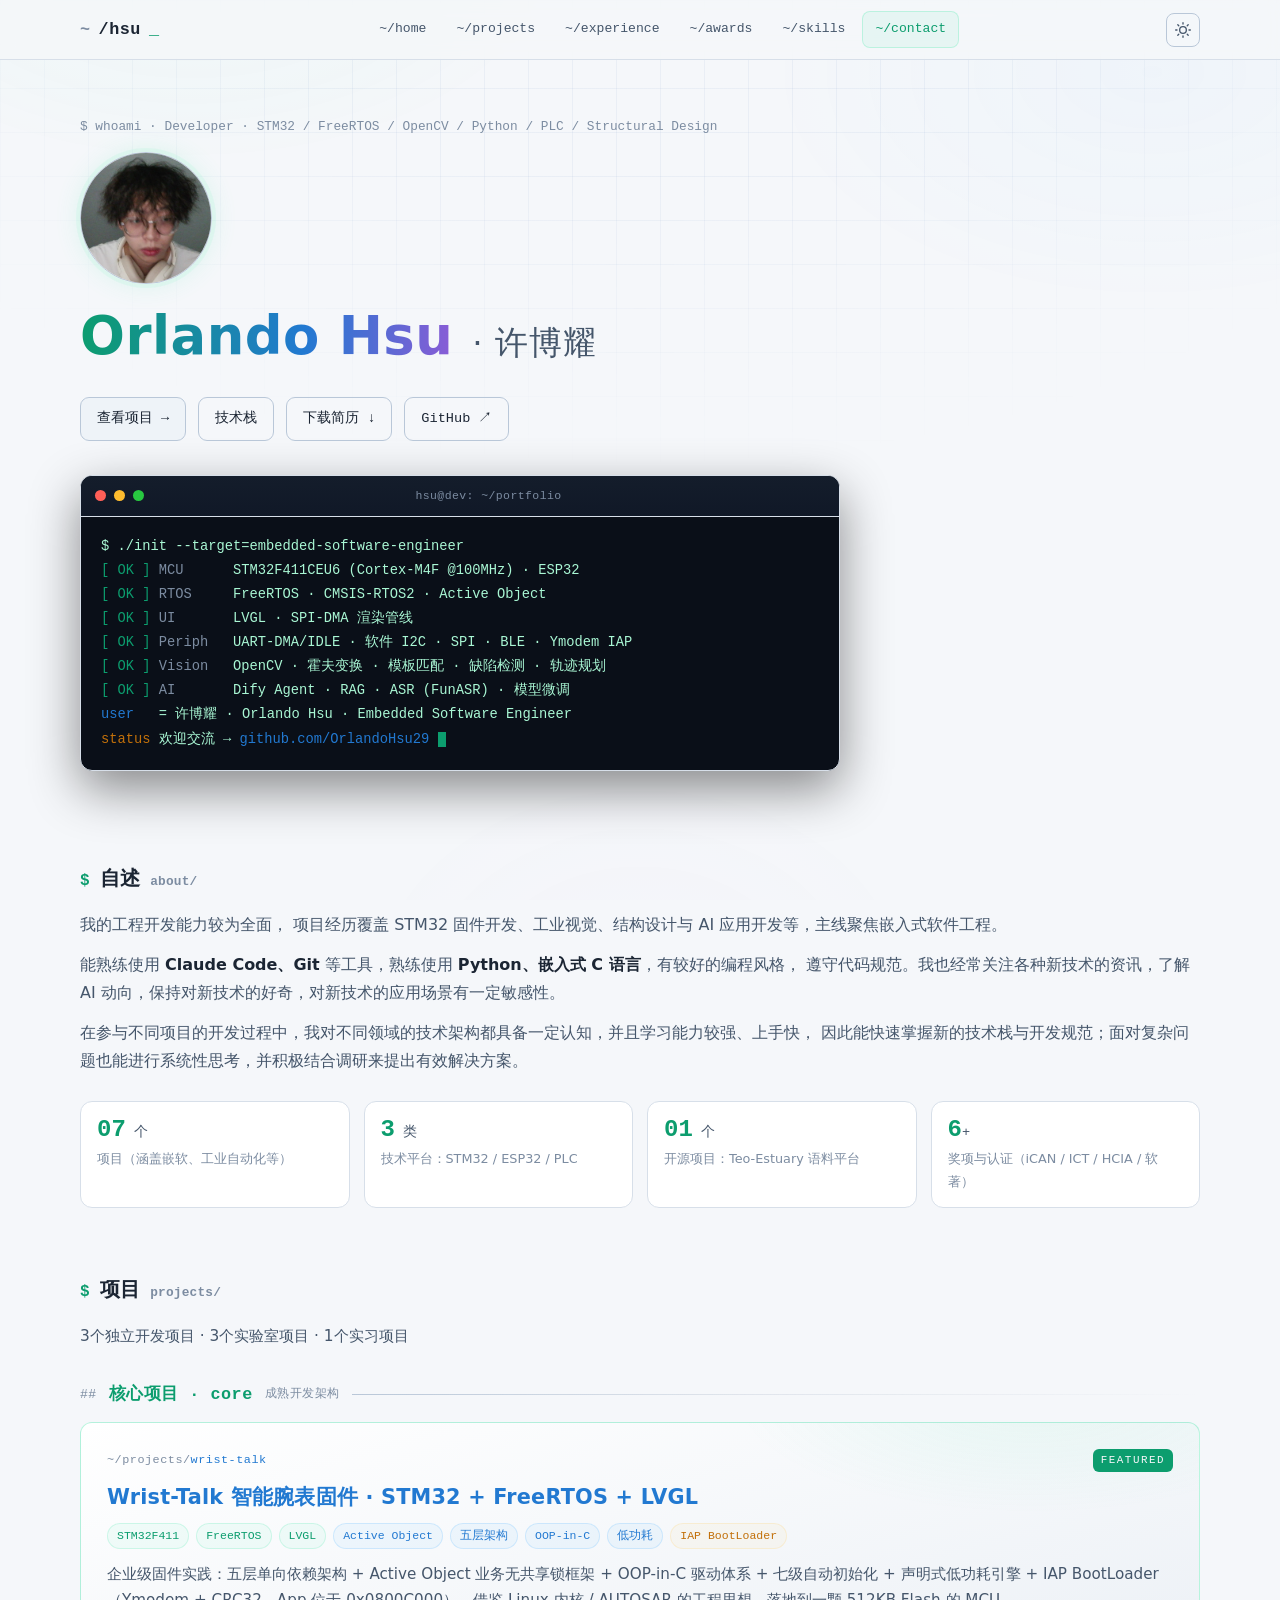
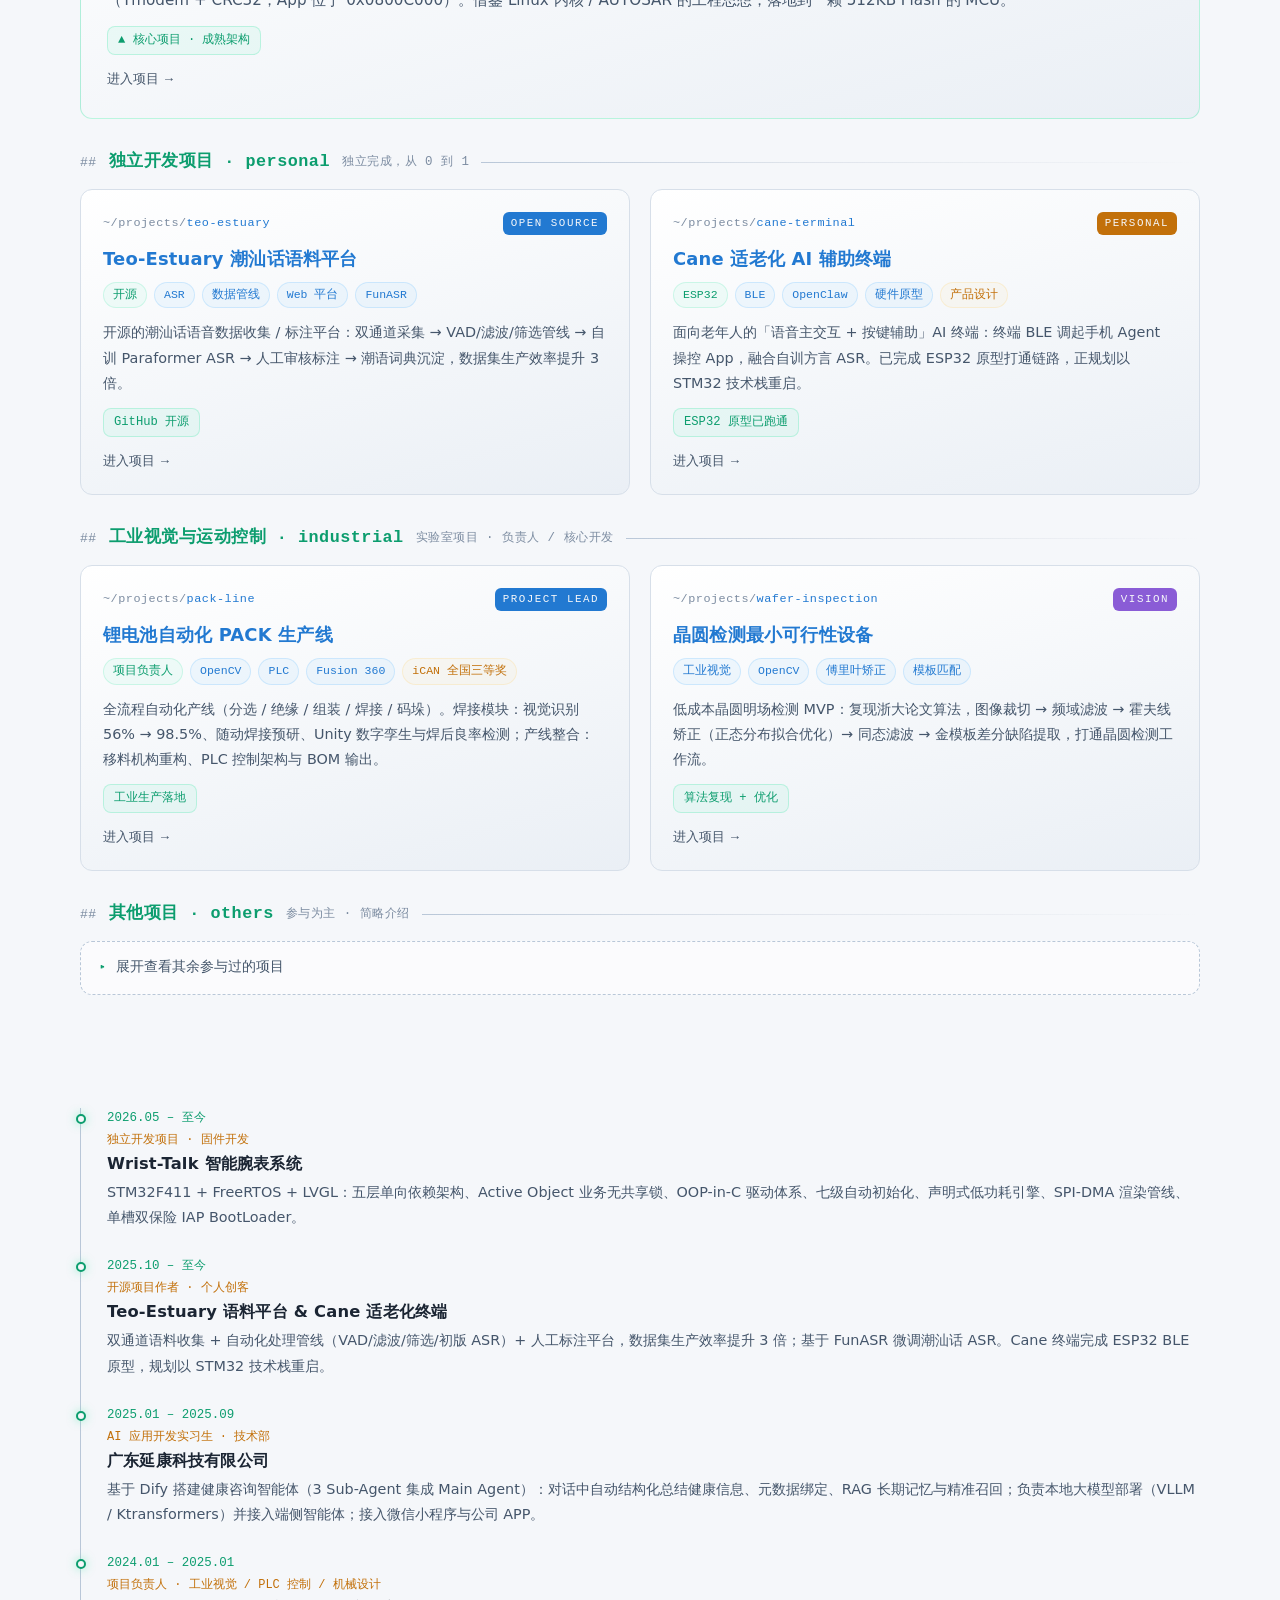
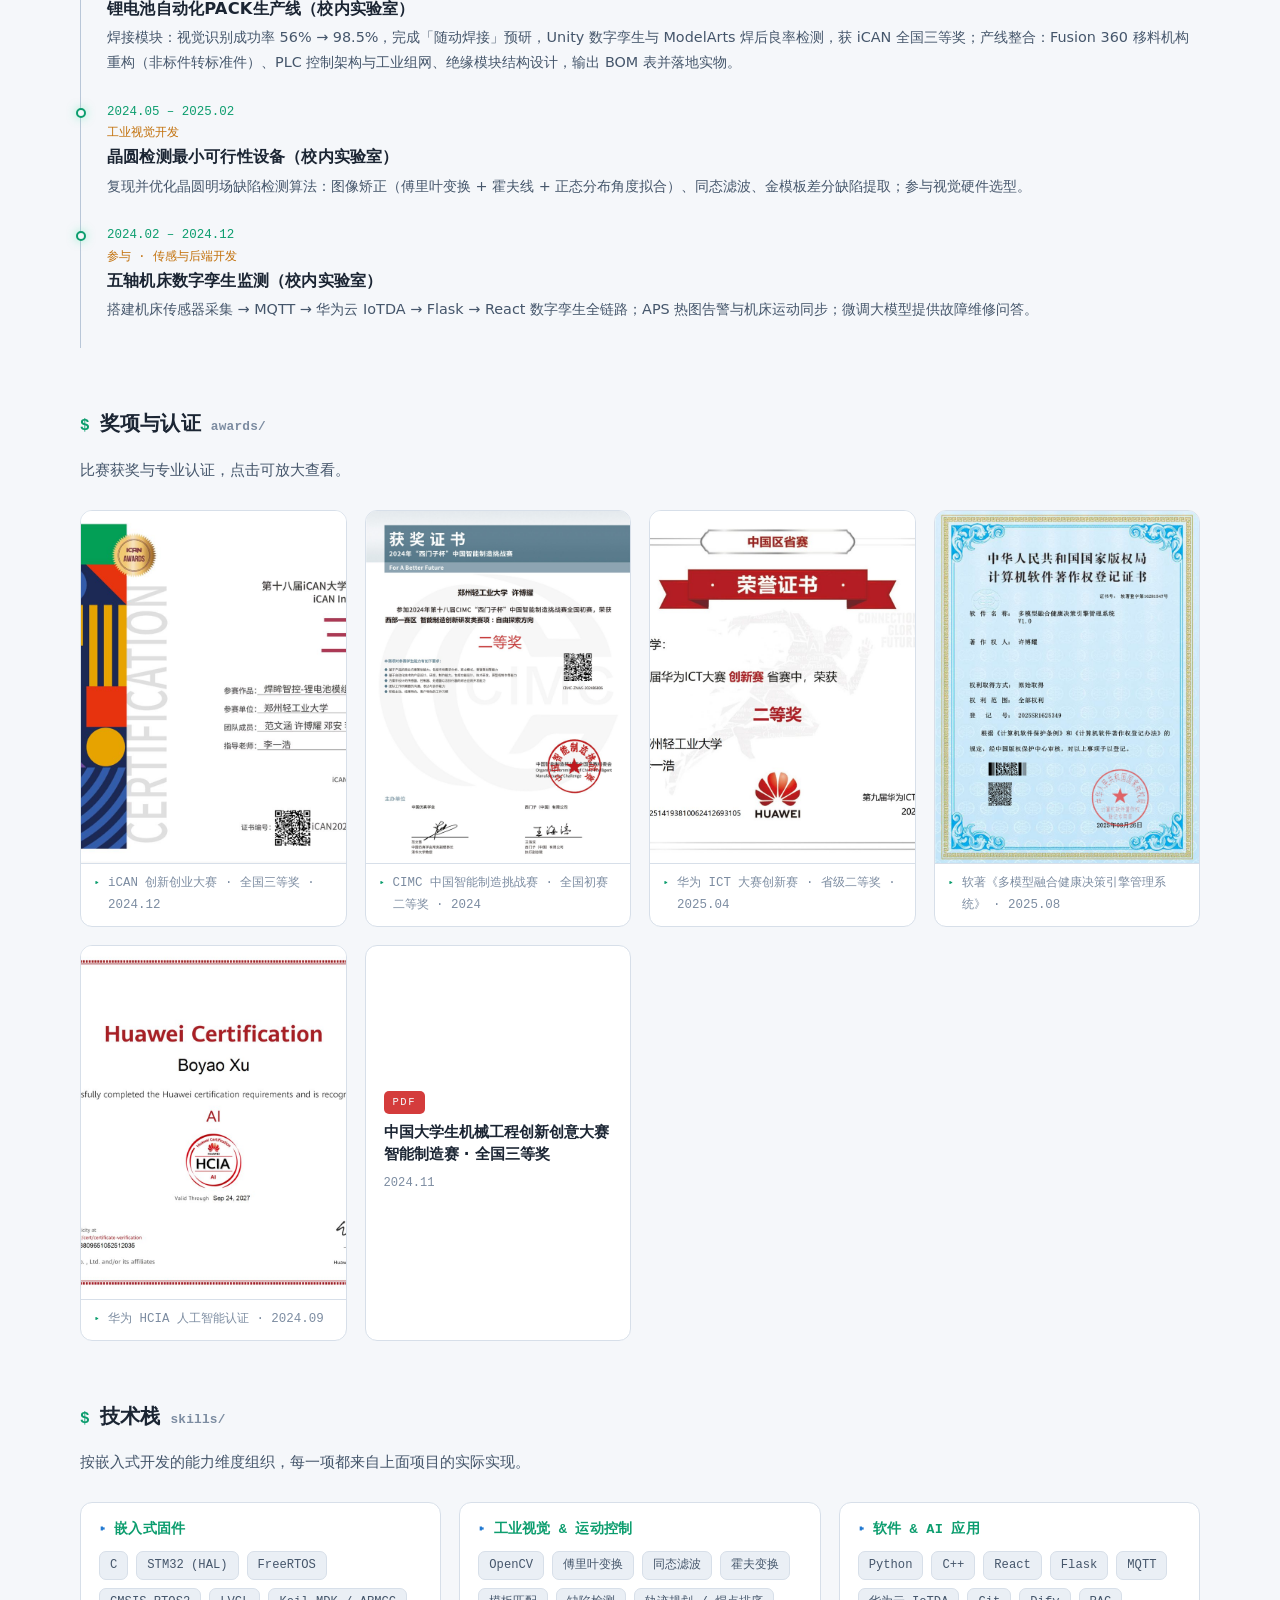
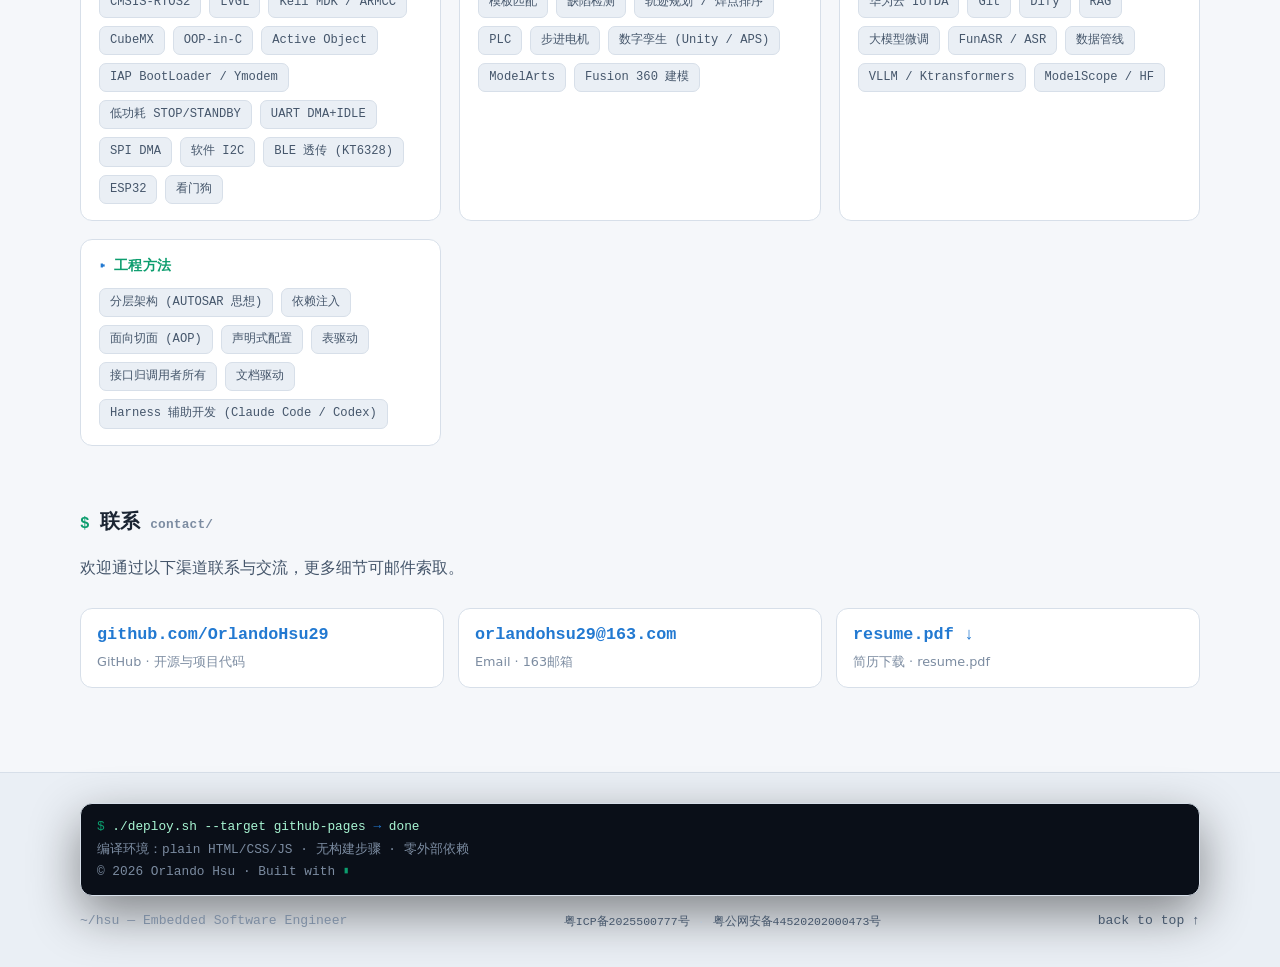
<file: index.html>
<!DOCTYPE html>
<html lang="zh-CN">
<head>
<meta charset="UTF-8">
<meta name="viewport" content="width=device-width, initial-scale=1.0">
<title>许博耀 · Orlando Hsu</title>
<meta name="description" content="许博耀（Orlando Hsu）· 项目作品集">
<link rel="icon" type="image/svg+xml" href="favicon.svg">
<link rel="stylesheet" href="assets/css/main.css?v=8">
</head>
<body>
<div class="bg-grid"></div>
<div class="bg-glow"></div>

<!-- ======================= NAV ======================= -->
<header class="nav">
  <div class="nav-inner container">
    <a class="brand" href="index.html"><span class="tilde">~</span>/hsu<span class="cursor">_</span></a>
    <nav class="links">
      <a href="#about" class="active">~/home</a>
      <a href="#projects">~/projects</a>
      <a href="#experience">~/experience</a>
      <a href="#awards">~/awards</a>
      <a href="#skills">~/skills</a>
      <a href="#contact">~/contact</a>
    </nav>
    <button class="theme-toggle" id="theme-toggle" aria-label="切换浅色/深色模式" title="切换主题">
  <svg class="ico-moon" viewBox="0 0 24 24" fill="none" stroke="currentColor" stroke-width="2" stroke-linecap="round" stroke-linejoin="round"><path d="M21 12.79A9 9 0 1 1 11.21 3 7 7 0 0 0 21 12.79z"/></svg>
  <svg class="ico-sun" viewBox="0 0 24 24" fill="none" stroke="currentColor" stroke-width="2" stroke-linecap="round" style="display:none"><circle cx="12" cy="12" r="5"/><path d="M12 1v2M12 21v2M4.22 4.22l1.42 1.42M18.36 18.36l1.42 1.42M1 12h2M21 12h2M4.22 19.78l1.42-1.42M18.36 5.64l1.42-1.42"/></svg>
</button>
    <button class="nav-burger" aria-label="menu">☰</button>
  </div>
</header>

<!-- ======================= HERO ======================= -->
<section class="hero">
  <div class="container">
    <div class="intro-line">$ whoami · Developer · STM32 / FreeRTOS / OpenCV / Python / PLC / Structural Design </div>
    <img class="avatar" src="assets/img/head.jpg" alt="许博耀 Orlando Hsu">
    <h1><span class="grad">Orlando Hsu</span> <span class="thin">· 许博耀</span></h1>
    <div class="cta">
      <a class="btn" href="#projects">查看项目 <span class="arr">→</span></a>
      <a class="btn ghost" href="#skills">技术栈</a>
      <a class="btn ghost" href="assets/resume/resume.pdf" download>下载简历 <span class="arr">↓</span></a>
      <a class="btn ghost" href="https://github.com/OrlandoHsu29" target="_blank" rel="noopener">GitHub ↗</a>
    </div>

    <div class="term boot">
      <div class="term-bar">
        <span class="dot r"></span><span class="dot y"></span><span class="dot g"></span>
        <span class="title">hsu@dev: ~/portfolio</span>
      </div>
      <div class="term-body">
        <div class="line boot-line">$ ./init --target=embedded-software-engineer</div>
        <div class="line boot-line"><span class="ok">[ OK ]</span> <span class="dim">MCU</span>      STM32F411CEU6 (Cortex-M4F @100MHz) · ESP32</div>
        <div class="line boot-line"><span class="ok">[ OK ]</span> <span class="dim">RTOS</span>     FreeRTOS · CMSIS-RTOS2 · Active Object</div>
        <div class="line boot-line"><span class="ok">[ OK ]</span> <span class="dim">UI</span>       LVGL · SPI-DMA 渲染管线</div>
        <div class="line boot-line"><span class="ok">[ OK ]</span> <span class="dim">Periph</span>   UART-DMA/IDLE · 软件 I2C · SPI · BLE · Ymodem IAP</div>
        <div class="line boot-line"><span class="ok">[ OK ]</span> <span class="dim">Vision</span>   OpenCV · 霍夫变换 · 模板匹配 · 缺陷检测 · 轨迹规划</div>
        <div class="line boot-line"><span class="ok">[ OK ]</span> <span class="dim">AI</span>       Dify Agent · RAG · ASR (FunASR) · 模型微调</div>
        <div class="line boot-line"><span class="info">user</span>   = 许博耀 · Orlando Hsu · Embedded Software Engineer</div>
        <div class="line boot-line"><span class="warn">status</span> 欢迎交流 → <span class="info">github.com/OrlandoHsu29</span> <span class="boot-cursor cursor"></span></div>
      </div>
    </div>
  </div>
</section>

<!-- ======================= ABOUT ======================= -->
<section class="sec" id="about">
  <div class="container">
    <h2 class="sec-title reveal"><span class="prompt">$</span> 自述 <span class="idx">about/</span></h2>
    <div class="prose reveal">
      <p>
        我的工程开发能力较为全面，
        项目经历覆盖 STM32 固件开发、工业视觉、结构设计与 AI 应用开发等，主线聚焦嵌入式软件工程。
      </p>
      <p>
        能熟练使用 <b>Claude Code、Git</b> 等工具，熟练使用 <b>Python、嵌入式 C 语言</b>，有较好的编程风格，
        遵守代码规范。我也经常关注各种新技术的资讯，了解 AI 动向，保持对新技术的好奇，对新技术的应用场景有一定敏感性。
      </p>
      <p>
        在参与不同项目的开发过程中，我对不同领域的技术架构都具备一定认知，并且学习能力较强、上手快，
        因此能快速掌握新的技术栈与开发规范；面对复杂问题也能进行系统性思考，并积极结合调研来提出有效解决方案。
      </p>
    </div>

    <div class="stat-strip reveal">
      <div class="stat"><div class="num">07<small> 个</small></div><div class="lbl">项目（涵盖嵌软、工业自动化等）</div></div>
      <div class="stat"><div class="num">3<small> 类</small></div><div class="lbl">技术平台：STM32 / ESP32 / PLC</div></div>
      <div class="stat"><div class="num">01<small> 个</small></div><div class="lbl">开源项目：Teo-Estuary 语料平台</div></div>
      <div class="stat"><div class="num">6<small>+</small></div><div class="lbl">奖项与认证（iCAN / ICT / HCIA / 软著）</div></div>
    </div>
  </div>
</section>

<!-- ======================= PROJECTS ======================= -->
<section class="sec" id="projects">
  <div class="container">
    <h2 class="sec-title reveal"><span class="prompt">$</span> 项目 <span class="idx">projects/</span></h2>
    <p class="sec-desc reveal">3个独立开发项目 · 3个实验室项目 · 1个实习项目</p>

    <!-- ===== 核心项目 ===== -->
    <h3 class="sub-title">核心项目 · core <span class="idx">成熟开发架构</span></h3>
    <a class="card featured reveal" href="projects/wrist-talk.html" style="margin-bottom:8px">
      <div class="card-top">
        <div class="code">~/projects/<b>wrist-talk</b></div>
        <span class="badge">FEATURED</span>
      </div>
      <h3>Wrist-Talk 智能腕表固件 · STM32 + FreeRTOS + LVGL</h3>
      <div class="tags">
        <span class="tag grn">STM32F411</span><span class="tag grn">FreeRTOS</span><span class="tag grn">LVGL</span>
        <span class="tag">Active Object</span><span class="tag">五层架构</span><span class="tag">OOP-in-C</span>
        <span class="tag">低功耗</span><span class="tag alt">IAP BootLoader</span>
      </div>
      <p class="overview">
        企业级固件实践：五层单向依赖架构 + Active Object 业务无共享锁框架 + OOP-in-C 驱动体系 + 七级自动初始化 +
        声明式低功耗引擎 + IAP BootLoader（Ymodem + CRC32，App 位于 0x0800C000）。借鉴 Linux 内核 /
        AUTOSAR 的工程思想，落地到一颗 512KB Flash 的 MCU。
      </p>
      <div class="metric">▲ 核心项目 · 成熟架构</div>
      <span class="go">进入项目 <span class="arr">→</span></span>
    </a>

    <!-- ===== 独立开发项目 ===== -->
    <h3 class="sub-title">独立开发项目 · personal <span class="idx">独立完成，从 0 到 1</span></h3>
    <div class="grid cols-2">
      <a class="card reveal" href="projects/teo-estuary.html">
        <div class="card-top">
          <div class="code">~/projects/<b>teo-estuary</b></div>
          <span class="badge os">OPEN SOURCE</span>
        </div>
        <h3>Teo-Estuary 潮汕话语料平台</h3>
        <div class="tags">
          <span class="tag grn">开源</span><span class="tag">ASR</span><span class="tag">数据管线</span>
          <span class="tag">Web 平台</span><span class="tag">FunASR</span>
        </div>
        <p class="overview">开源的潮汕话语音数据收集 / 标注平台：双通道采集 → VAD/滤波/筛选管线 → 自训 Paraformer ASR → 人工审核标注 → 潮语词典沉淀，数据集生产效率提升 3 倍。</p>
        <div class="metric">GitHub 开源</div>
        <span class="go">进入项目 <span class="arr">→</span></span>
      </a>

      <a class="card reveal" href="projects/cane-terminal.html">
        <div class="card-top">
          <div class="code">~/projects/<b>cane-terminal</b></div>
          <span class="badge personal">PERSONAL</span>
        </div>
        <h3>Cane 适老化 AI 辅助终端</h3>
        <div class="tags">
          <span class="tag grn">ESP32</span><span class="tag">BLE</span><span class="tag">OpenClaw</span>
          <span class="tag">硬件原型</span><span class="tag alt">产品设计</span>
        </div>
        <p class="overview">面向老年人的「语音主交互 + 按键辅助」AI 终端：终端 BLE 调起手机 Agent 操控 App，融合自训方言 ASR。已完成 ESP32 原型打通链路，正规划以 STM32 技术栈重启。</p>
        <div class="metric">ESP32 原型已跑通</div>
        <span class="go">进入项目 <span class="arr">→</span></span>
      </a>
    </div>

    <!-- ===== 工业视觉 ===== -->
    <h3 class="sub-title">工业视觉与运动控制 · industrial <span class="idx">实验室项目 · 负责人 / 核心开发</span></h3>
    <div class="grid cols-2">
      <a class="card reveal" href="projects/pack-line.html">
        <div class="card-top">
          <div class="code">~/projects/<b>pack-line</b></div>
          <span class="badge lead">PROJECT LEAD</span>
        </div>
        <h3>锂电池自动化 PACK 生产线</h3>
        <div class="tags">
          <span class="tag grn">项目负责人</span><span class="tag">OpenCV</span><span class="tag">PLC</span>
          <span class="tag">Fusion 360</span><span class="tag alt">iCAN 全国三等奖</span>
        </div>
        <p class="overview">全流程自动化产线（分选 / 绝缘 / 组装 / 焊接 / 码垛）。焊接模块：视觉识别 56% → 98.5%、随动焊接预研、Unity 数字孪生与焊后良率检测；产线整合：移料机构重构、PLC 控制架构与 BOM 输出。</p>
        <div class="metric">工业生产落地</div>
        <span class="go">进入项目 <span class="arr">→</span></span>
      </a>

      <a class="card reveal" href="projects/wafer-inspection.html">
        <div class="card-top">
          <div class="code">~/projects/<b>wafer-inspection</b></div>
          <span class="badge vision">VISION</span>
        </div>
        <h3>晶圆检测最小可行性设备</h3>
        <div class="tags">
          <span class="tag">工业视觉</span><span class="tag">OpenCV</span><span class="tag">傅里叶矫正</span>
          <span class="tag">模板匹配</span>
        </div>
        <p class="overview">低成本晶圆明场检测 MVP：复现浙大论文算法，图像裁切 → 频域滤波 → 霍夫线矫正（正态分布拟合优化）→ 同态滤波 → 金模板差分缺陷提取，打通晶圆检测工作流。</p>
        <div class="metric">算法复现 + 优化</div>
        <span class="go">进入项目 <span class="arr">→</span></span>
      </a>
    </div>

    <!-- ===== 其他项目 ===== -->
    <h3 class="sub-title">其他项目 · others <span class="idx">参与为主 · 简略介绍</span></h3>
    <details class="others reveal">
      <summary><span class="arrow">▸</span> 展开查看其余参与过的项目</summary>
      <div class="others-body">
        <div class="other-row">
          <a class="name" href="projects/machine-tool.html">machine-tool-twin</a>
          <p class="desc">参与五轴机床数字孪生监测：主轴功率 / 温度 / 编码器数据采集，MQTT → 华为云 IoTDA → Flask 后端 / React 前端，APS 数字孪生热图告警，微调大模型提供故障维修问答。</p>
          <a class="go" href="projects/machine-tool.html">查看 →</a>
        </div>
        <div class="other-row">
          <a class="name" href="projects/ai-health-agent.html">ai-health-agent</a>
          <p class="desc">延康科技实习：Dify 搭建健康咨询智能体（3 Sub-Agent 集成 + RAG 个性化健康档案），接入微信小程序与公司 APP；本地大模型部署（VLLM / Ktransformers）。</p>
          <a class="go" href="projects/ai-health-agent.html">查看 →</a>
        </div>
      </div>
    </details>
  </div>
</section>

<!-- ======================= EXPERIENCE ======================= -->
<section class="sec" id="experience">
  <div class="container">
    <h2 class="sec-title reveal"><span class="prompt">$</span> 经历 <span class="idx">experience/</span></h2>
    <!-- 时间线年份请按实际情况微调 -->
    <div class="timeline reveal">
      <div class="tl-item">
        <div class="when">2026.05 – 至今</div>
        <div class="role">独立开发项目 · 固件开发</div>
        <h4>Wrist-Talk 智能腕表系统</h4>
        <p>STM32F411 + FreeRTOS + LVGL：五层单向依赖架构、Active Object 业务无共享锁、OOP-in-C 驱动体系、七级自动初始化、声明式低功耗引擎、SPI-DMA 渲染管线、单槽双保险 IAP BootLoader。</p>
      </div>
      <div class="tl-item">
        <div class="when">2025.10 – 至今</div>
        <div class="role">开源项目作者 · 个人创客</div>
        <h4>Teo-Estuary 语料平台 & Cane 适老化终端</h4>
        <p>双通道语料收集 + 自动化处理管线（VAD/滤波/筛选/初版 ASR）+ 人工标注平台，数据集生产效率提升 3 倍；基于 FunASR 微调潮汕话 ASR。Cane 终端完成 ESP32 BLE 原型，规划以 STM32 技术栈重启。</p>
      </div>
      <div class="tl-item">
        <div class="when">2025.01 – 2025.09</div>
        <div class="role">AI 应用开发实习生 · 技术部</div>
        <h4>广东延康科技有限公司</h4>
        <p>基于 Dify 搭建健康咨询智能体（3 Sub-Agent 集成 Main Agent）：对话中自动结构化总结健康信息、元数据绑定、RAG 长期记忆与精准召回；负责本地大模型部署（VLLM / Ktransformers）并接入端侧智能体；接入微信小程序与公司 APP。</p>
      </div>
      <div class="tl-item">
        <div class="when">2024.01 – 2025.01</div>
        <div class="role">项目负责人 · 工业视觉 / PLC 控制 / 机械设计</div>
        <h4>锂电池自动化PACK生产线（校内实验室）</h4>
        <p>焊接模块：视觉识别成功率 56% → 98.5%，完成「随动焊接」预研，Unity 数字孪生与 ModelArts 焊后良率检测，获 iCAN 全国三等奖；产线整合：Fusion 360 移料机构重构（非标件转标准件）、PLC 控制架构与工业组网、绝缘模块结构设计，输出 BOM 表并落地实物。</p>
      </div>
      <div class="tl-item">
        <div class="when">2024.05 – 2025.02</div>
        <div class="role">工业视觉开发</div>
        <h4>晶圆检测最小可行性设备（校内实验室）</h4>
        <p>复现并优化晶圆明场缺陷检测算法：图像矫正（傅里叶变换 + 霍夫线 + 正态分布角度拟合）、同态滤波、金模板差分缺陷提取；参与视觉硬件选型。</p>
      </div>
      <div class="tl-item">
        <div class="when">2024.02 – 2024.12</div>
        <div class="role">参与 · 传感与后端开发</div>
        <h4>五轴机床数字孪生监测（校内实验室）</h4>
        <p>搭建机床传感器采集 → MQTT → 华为云 IoTDA → Flask → React 数字孪生全链路；APS 热图告警与机床运动同步；微调大模型提供故障维修问答。</p>
      </div>
    </div>
  </div>
</section>

<!-- ======================= AWARDS ======================= -->
<section class="sec" id="awards">
  <div class="container">
    <h2 class="sec-title reveal"><span class="prompt">$</span> 奖项与认证 <span class="idx">awards/</span></h2>
    <p class="sec-desc reveal">比赛获奖与专业认证，点击可放大查看。</p>
    <div class="award-grid">
      <figure class="shot award reveal" data-caption="第十八届 iCAN 大学生创新创业大赛 · 全国三等奖（2024.12）">
        <img src="assets/img/award-ican.jpg" alt="iCAN 全国三等奖" loading="lazy">
        <figcaption>iCAN 创新创业大赛 · 全国三等奖 · 2024.12</figcaption>
      </figure>
      <figure class="shot award reveal" data-caption="CIMC 中国智能制造挑战赛 · 全国初赛二等奖（2024）">
        <img src="assets/img/award-cimc.jpg" alt="CIMC 中国智能制造挑战赛" loading="lazy">
        <figcaption>CIMC 中国智能制造挑战赛 · 全国初赛二等奖 · 2024</figcaption>
      </figure>
      <figure class="shot award reveal" data-caption="第九届华为 ICT 大赛创新赛 · 省级二等奖（2025.04）">
        <img src="assets/img/cert-ict.jpg" alt="华为 ICT 大赛创新赛省级二等奖" loading="lazy">
        <figcaption>华为 ICT 大赛创新赛 · 省级二等奖 · 2025.04</figcaption>
      </figure>
      <figure class="shot award reveal" data-caption="软件著作权《多模型融合健康决策引擎管理系统》（2025.08 登记）">
        <img src="assets/img/cert-softcopyright.jpg" alt="软件著作权证书" loading="lazy">
        <figcaption>软著《多模型融合健康决策引擎管理系统》 · 2025.08</figcaption>
      </figure>
      <figure class="shot award reveal" data-caption="华为 HCIA 人工智能认证（2024.09）">
        <img src="assets/img/cert-hcia.jpg" alt="华为 HCIA 人工智能认证" loading="lazy">
        <figcaption>华为 HCIA 人工智能认证 · 2024.09</figcaption>
      </figure>
      <a class="award-pdf reveal" href="assets/certs/cert-smart-manufacturing.pdf" target="_blank" rel="noopener">
        <div class="pdf-badge">PDF</div>
        <div class="award-name">中国大学生机械工程创新创意大赛智能制造赛 · 全国三等奖</div>
        <div class="award-date">2024.11</div>
      </a>
    </div>
  </div>
</section>

<!-- ======================= SKILLS ======================= -->
<section class="sec" id="skills">
  <div class="container">
    <h2 class="sec-title reveal"><span class="prompt">$</span> 技术栈 <span class="idx">skills/</span></h2>
    <p class="sec-desc reveal">按嵌入式开发的能力维度组织，每一项都来自上面项目的实际实现。</p>
    <div class="skill-groups reveal">
      <div class="skill-group">
        <h4>嵌入式固件</h4>
        <div class="skill-chips">
          <span class="skill-chip">C</span><span class="skill-chip">STM32 (HAL)</span><span class="skill-chip">FreeRTOS</span>
          <span class="skill-chip">CMSIS-RTOS2</span><span class="skill-chip">LVGL</span><span class="skill-chip">Keil MDK / ARMCC</span>
          <span class="skill-chip">CubeMX</span><span class="skill-chip">OOP-in-C</span><span class="skill-chip">Active Object</span>
          <span class="skill-chip">IAP BootLoader / Ymodem</span><span class="skill-chip">低功耗 STOP/STANDBY</span>
          <span class="skill-chip">UART DMA+IDLE</span><span class="skill-chip">SPI DMA</span><span class="skill-chip">软件 I2C</span>
          <span class="skill-chip">BLE 透传 (KT6328)</span><span class="skill-chip">ESP32</span><span class="skill-chip">看门狗</span>
        </div>
      </div>
      <div class="skill-group">
        <h4>工业视觉 & 运动控制</h4>
        <div class="skill-chips">
          <span class="skill-chip">OpenCV</span><span class="skill-chip">傅里叶变换</span><span class="skill-chip">同态滤波</span>
          <span class="skill-chip">霍夫变换</span><span class="skill-chip">模板匹配</span><span class="skill-chip">缺陷检测</span>
          <span class="skill-chip">轨迹规划 / 焊点排序</span><span class="skill-chip">PLC</span><span class="skill-chip">步进电机</span>
          <span class="skill-chip">数字孪生 (Unity / APS)</span><span class="skill-chip">ModelArts</span><span class="skill-chip">Fusion 360 建模</span>
        </div>
      </div>
      <div class="skill-group">
        <h4>软件 & AI 应用</h4>
        <div class="skill-chips">
          <span class="skill-chip">Python</span><span class="skill-chip">C++</span><span class="skill-chip">React</span>
          <span class="skill-chip">Flask</span><span class="skill-chip">MQTT</span><span class="skill-chip">华为云 IoTDA</span>
          <span class="skill-chip">Git</span><span class="skill-chip">Dify</span><span class="skill-chip">RAG</span>
          <span class="skill-chip">大模型微调</span><span class="skill-chip">FunASR / ASR</span><span class="skill-chip">数据管线</span><span class="skill-chip">VLLM / Ktransformers</span><span class="skill-chip">ModelScope / HF</span>
        </div>
      </div>
      <div class="skill-group">
        <h4>工程方法</h4>
        <div class="skill-chips">
          <span class="skill-chip">分层架构 (AUTOSAR 思想)</span><span class="skill-chip">依赖注入</span>
          <span class="skill-chip">面向切面 (AOP)</span><span class="skill-chip">声明式配置</span>
          <span class="skill-chip">表驱动</span><span class="skill-chip">接口归调用者所有</span>
          <span class="skill-chip">文档驱动</span><span class="skill-chip">Harness 辅助开发 (Claude Code / Codex)</span>
        </div>
      </div>
    </div>
  </div>
</section>

<!-- ======================= CONTACT ======================= -->
<section class="sec" id="contact">
  <div class="container">
    <h2 class="sec-title reveal"><span class="prompt">$</span> 联系 <span class="idx">contact/</span></h2>
    <div class="prose reveal">
      <p>
        欢迎通过以下渠道联系与交流，更多细节可邮件索取。
      </p>
    </div>
    <div class="stat-strip reveal">
      <a class="stat" style="text-decoration:none; display:block" href="https://github.com/OrlandoHsu29" target="_blank" rel="noopener">
        <div class="num" style="font-size:1.05rem; color:var(--accent-2)">github.com/OrlandoHsu29</div>
        <div class="lbl">GitHub · 开源与项目代码</div>
      </a>
      <a class="stat" style="text-decoration:none; display:block" href="mailto:orlandohsu29@163.com">
        <div class="num" style="font-size:1.05rem; color:var(--accent-2)">orlandohsu29@163.com</div>
        <div class="lbl">Email · 163邮箱</div>
      </a>
      <a class="stat" style="text-decoration:none; display:block" href="assets/resume/resume.pdf" download>
        <div class="num" style="font-size:1.05rem; color:var(--accent-2)">resume.pdf ↓</div>
        <div class="lbl">简历下载 · resume.pdf</div>
      </a>
    </div>
  </div>
</section>

<!-- ======================= FOOTER ======================= -->
<footer class="footer">
  <div class="container footer-inner">
    <div class="term">
      <div class="term-body">
        <div class="line"><span class="ok">$</span> ./deploy.sh --target github-pages <span class="info">→</span> done</div>
        <div class="line dim">编译环境：plain HTML/CSS/JS · 无构建步骤 · 零外部依赖</div>
        <div class="line dim">© <span id="year">2026</span> Orlando Hsu · Built with <span class="ok">▮</span></div>
      </div>
    </div>
    <div class="cols">
      <div class="copy">~/hsu — Embedded Software Engineer</div>
      <div class="copy filing" aria-label="网站备案信息"><a href="https://beian.miit.gov.cn/" target="_blank" rel="noopener noreferrer">粤ICP备2025500777号</a><span class="filing-sep">·</span><a href="https://beian.mps.gov.cn/#/query/webSearch?code=44520202000473" target="_blank" rel="noopener noreferrer">粤公网安备44520202000473号</a></div>
      <div class="copy"><a href="#top">back to top ↑</a></div>
    </div>
  </div>
</footer>

<script src="assets/js/main.js?v=7"></script>
</body>
</html>
</file>
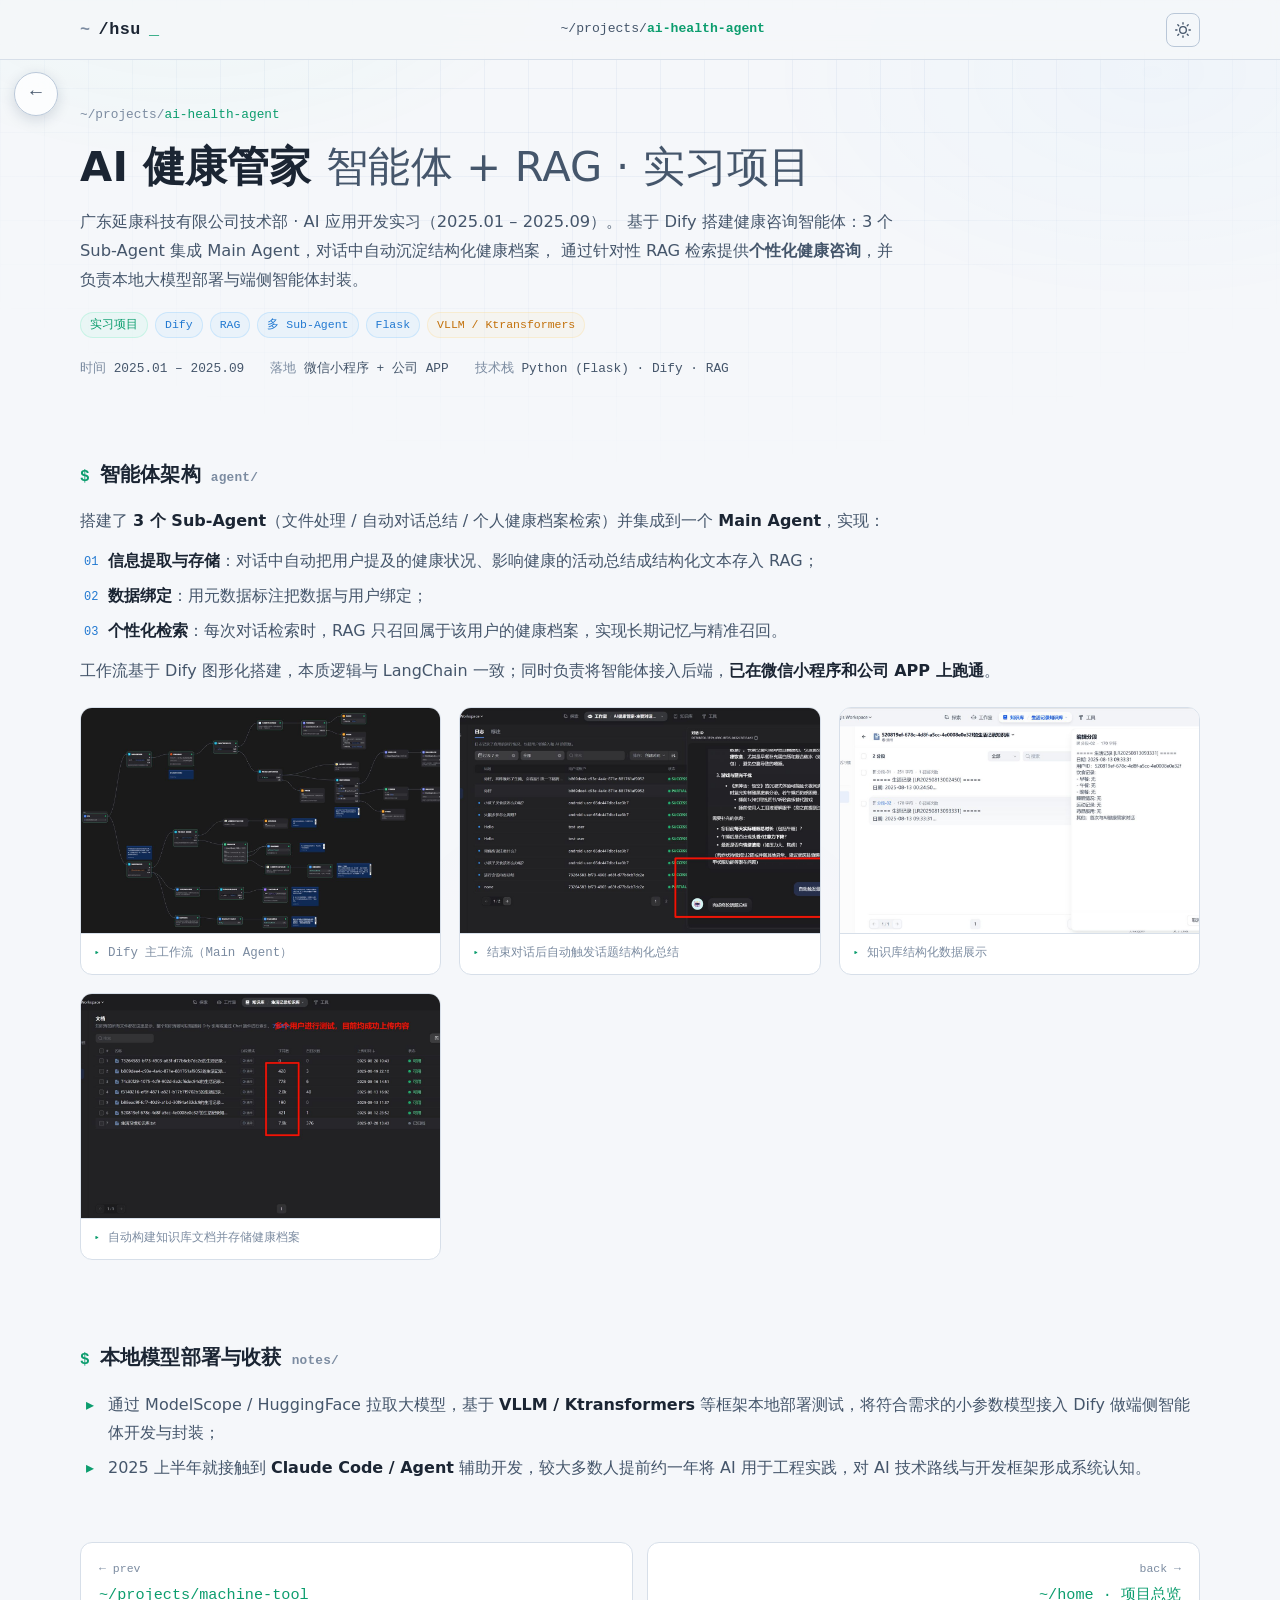
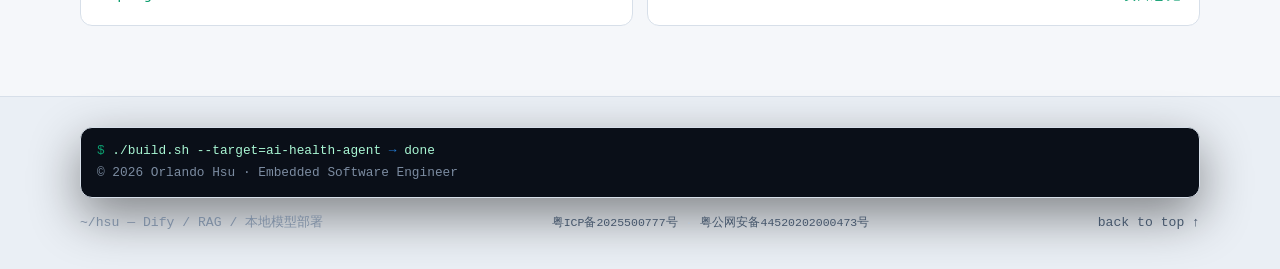
<file: projects/ai-health-agent.html>
<!DOCTYPE html>
<html lang="zh-CN">
<head>
<meta charset="UTF-8">
<meta name="viewport" content="width=device-width, initial-scale=1.0">
<title>AI 健康管家 · 智能体 + RAG · 许博耀</title>
<meta name="description" content="广东延康科技实习：Dify 搭建健康咨询智能体，3 Sub-Agent + RAG 个性化健康档案">
<link rel="icon" type="image/svg+xml" href="../favicon.svg">
<link rel="stylesheet" href="../assets/css/main.css?v=8">
</head>
<body>
<div class="bg-grid"></div>
<div class="bg-glow"></div>

<a class="back-btn" href="../index.html#projects" title="返回项目列表" aria-label="返回项目列表">←</a>

<header class="nav">
  <div class="nav-inner container">
    <a class="brand" href="../index.html"><span class="tilde">~</span>/hsu<span class="cursor">_</span></a>
    <div class="nav-proj"><a href="../index.html#projects">~/projects</a>/<span class="accent">ai-health-agent</span></div>
    <button class="theme-toggle" id="theme-toggle" aria-label="切换浅色/深色模式" title="切换主题">
  <svg class="ico-moon" viewBox="0 0 24 24" fill="none" stroke="currentColor" stroke-width="2" stroke-linecap="round" stroke-linejoin="round"><path d="M21 12.79A9 9 0 1 1 11.21 3 7 7 0 0 0 21 12.79z"/></svg>
  <svg class="ico-sun" viewBox="0 0 24 24" fill="none" stroke="currentColor" stroke-width="2" stroke-linecap="round" style="display:none"><circle cx="12" cy="12" r="5"/><path d="M12 1v2M12 21v2M4.22 4.22l1.42 1.42M18.36 18.36l1.42 1.42M1 12h2M21 12h2M4.22 19.78l1.42-1.42M18.36 5.64l1.42-1.42"/></svg>
</button>
  </div>
</header>

<section class="page-hero">
  <div class="container">
    <div class="breadcrumb"><a href="../index.html">~</a>/projects/<span class="here">ai-health-agent</span></div>
    <h1>AI 健康管家 <span class="thin">智能体 + RAG · 实习项目</span></h1>
    <p class="lead">
      广东延康科技有限公司技术部 · AI 应用开发实习（2025.01 – 2025.09）。
      基于 Dify 搭建健康咨询智能体：3 个 Sub-Agent 集成 Main Agent，对话中自动沉淀结构化健康档案，
      通过针对性 RAG 检索提供<b>个性化健康咨询</b>，并负责本地大模型部署与端侧智能体封装。
    </p>
    <div class="tags">
      <span class="tag grn">实习项目</span><span class="tag">Dify</span><span class="tag">RAG</span>
      <span class="tag">多 Sub-Agent</span><span class="tag">Flask</span><span class="tag alt">VLLM / Ktransformers</span>
    </div>
    <div class="meta-row">
      <span>时间 <b>2025.01 – 2025.09</b></span>
      <span>落地 <b>微信小程序 + 公司 APP</b></span>
      <span>技术栈 <b>Python (Flask) · Dify · RAG</b></span>
    </div>
  </div>
</section>

<div class="container">
<section class="sec">
  <div class="container" style="padding:0">
    <h2 class="sec-title reveal"><span class="prompt">$</span> 智能体架构 <span class="idx">agent/</span></h2>
    <div class="prose reveal">
      <p>搭建了 <b>3 个 Sub-Agent</b>（文件处理 / 自动对话总结 / 个人健康档案检索）并集成到一个 <b>Main Agent</b>，实现：</p>
      <ol>
        <li><b>信息提取与存储</b>：对话中自动把用户提及的健康状况、影响健康的活动总结成结构化文本存入 RAG；</li>
        <li><b>数据绑定</b>：用元数据标注把数据与用户绑定；</li>
        <li><b>个性化检索</b>：每次对话检索时，RAG 只召回属于该用户的健康档案，实现长期记忆与精准召回。</li>
      </ol>
      <p>工作流基于 Dify 图形化搭建，本质逻辑与 LangChain 一致；同时负责将智能体接入后端，<b>已在微信小程序和公司 APP 上跑通</b>。</p>
    </div>
    <div class="fig-grid reveal">
      <figure class="shot"><img src="../assets/img/agent-workflow.jpg" alt="Dify 主工作流" loading="lazy"><figcaption>Dify 主工作流（Main Agent）</figcaption></figure>
      <figure class="shot"><img src="../assets/img/agent-auto-summary.jpg" alt="对话结束自动触发结构化总结" loading="lazy"><figcaption>结束对话后自动触发话题结构化总结</figcaption></figure>
      <figure class="shot"><img src="../assets/img/agent-kb-data.jpg" alt="知识库结构化数据展示" loading="lazy"><figcaption>知识库结构化数据展示</figcaption></figure>
      <figure class="shot"><img src="../assets/img/agent-archive.jpg" alt="自动构建知识库文档并存储健康档案" loading="lazy"><figcaption>自动构建知识库文档并存储健康档案</figcaption></figure>
    </div>
  </div>
</section>

<section class="sec">
  <div class="container" style="padding:0">
    <h2 class="sec-title reveal"><span class="prompt">$</span> 本地模型部署与收获 <span class="idx">notes/</span></h2>
    <div class="prose reveal">
      <ul>
        <li>通过 ModelScope / HuggingFace 拉取大模型，基于 <b>VLLM / Ktransformers</b> 等框架本地部署测试，将符合需求的小参数模型接入 Dify 做端侧智能体开发与封装；</li>
        <li>2025 上半年就接触到 <b>Claude Code / Agent</b> 辅助开发，较大多数人提前约一年将 AI 用于工程实践，对 AI 技术路线与开发框架形成系统认知。</li>
      </ul>
    </div>
  </div>
</section>

<div class="pager reveal">
  <a href="machine-tool.html"><div class="dir">← prev</div><div class="name">~/projects/machine-tool</div></a>
  <a class="next" href="../index.html#projects"><div class="dir">back →</div><div class="name">~/home · 项目总览</div></a>
</div>
</div>

<footer class="footer">
  <div class="container footer-inner">
    <div class="term">
      <div class="term-body">
        <div class="line"><span class="ok">$</span> ./build.sh --target=ai-health-agent <span class="info">→</span> done</div>
        <div class="line dim">© <span id="year">2026</span> Orlando Hsu · Embedded Software Engineer</div>
      </div>
    </div>
    <div class="cols">
      <div class="copy">~/hsu — Dify / RAG / 本地模型部署</div>
      <div class="copy filing" aria-label="网站备案信息"><a href="https://beian.miit.gov.cn/" target="_blank" rel="noopener noreferrer">粤ICP备2025500777号</a><span class="filing-sep">·</span><a href="https://beian.mps.gov.cn/#/query/webSearch?code=44520202000473" target="_blank" rel="noopener noreferrer">粤公网安备44520202000473号</a></div>
      <div class="copy"><a href="#top">back to top ↑</a></div>
    </div>
  </div>
</footer>

<script src="../assets/js/main.js?v=7"></script>
</body>
</html>
</file>
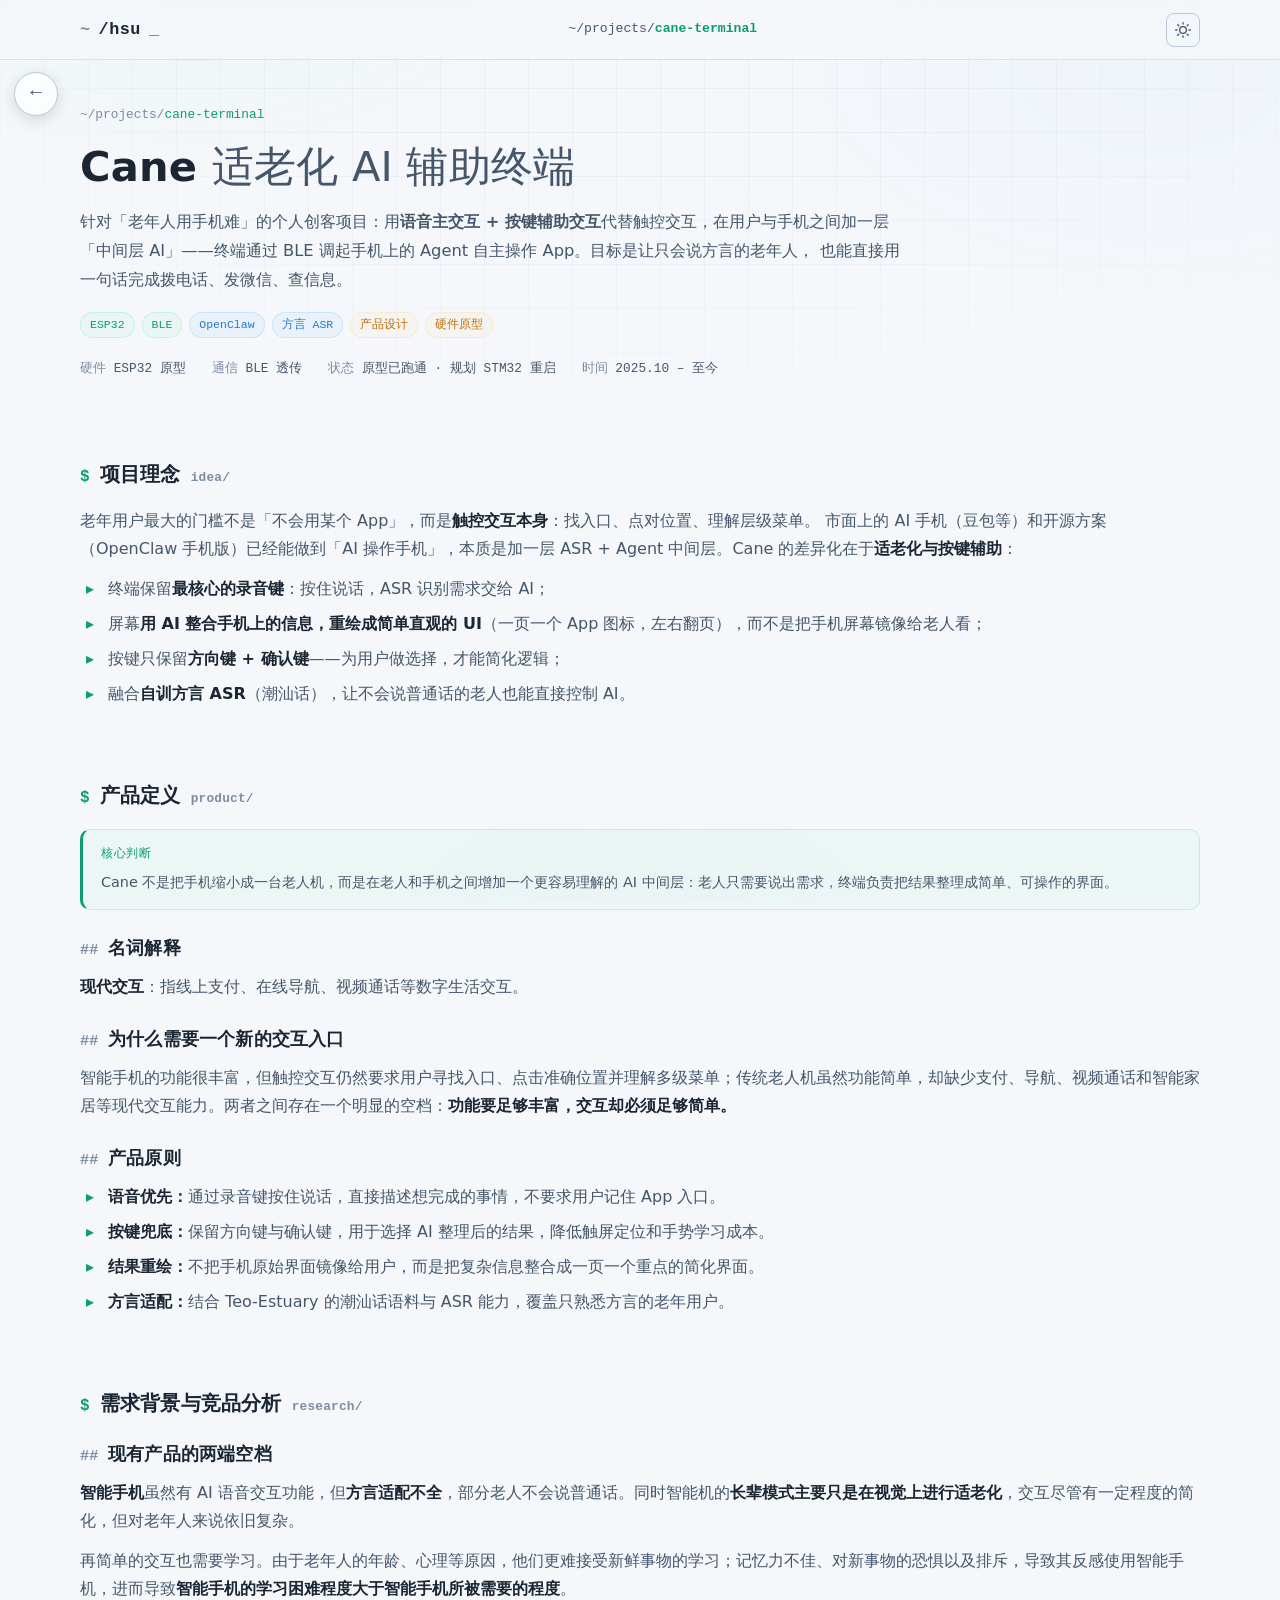
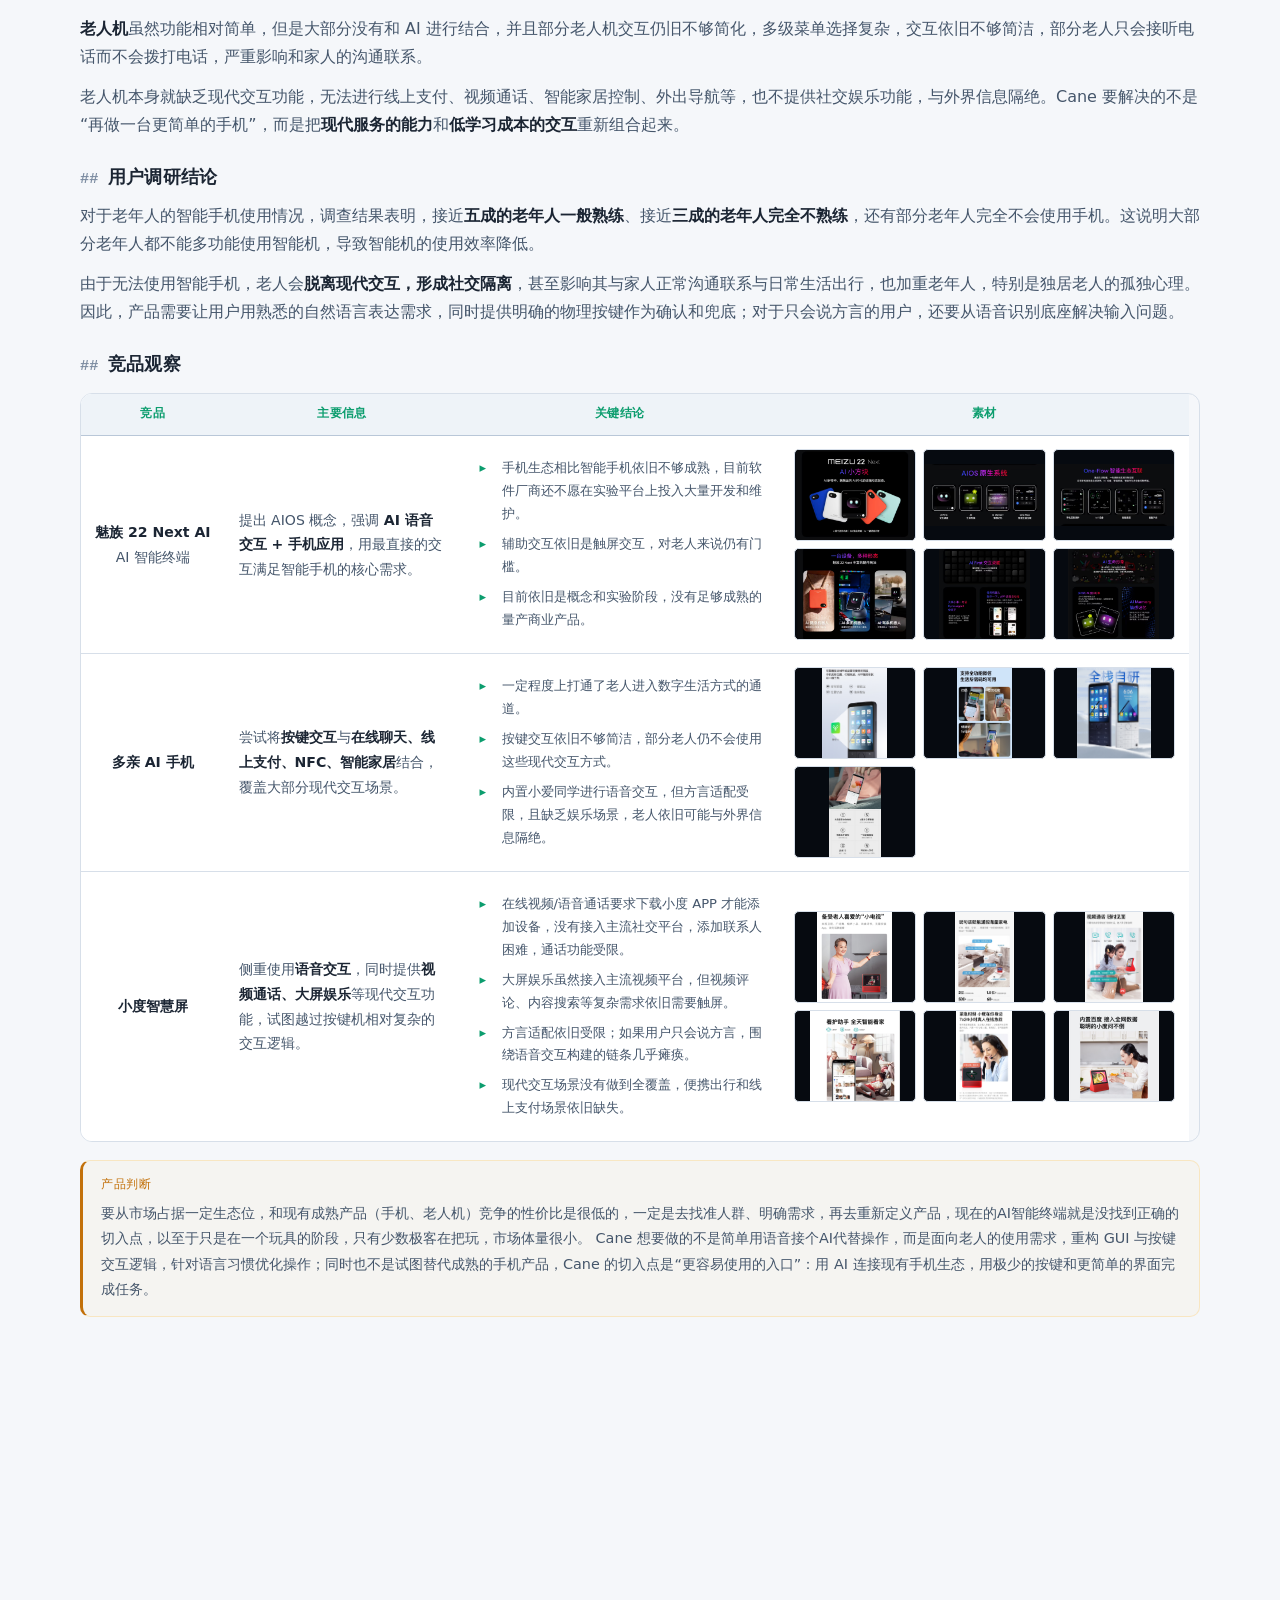
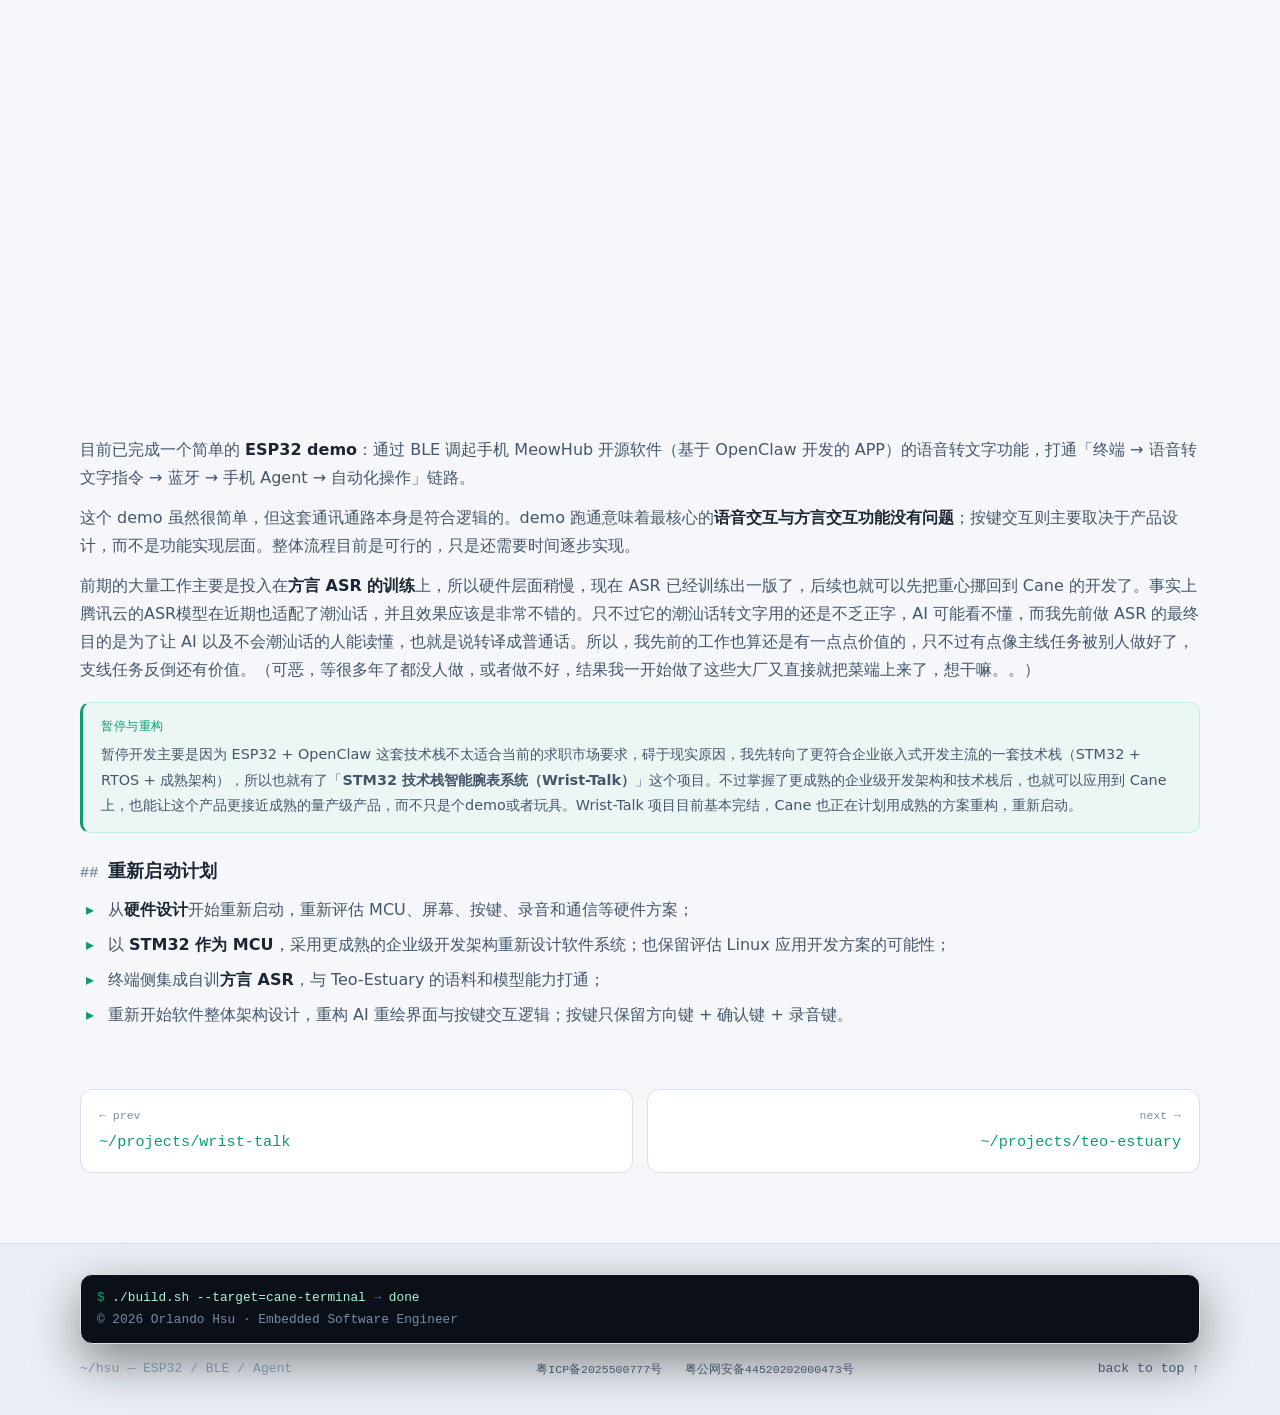
<file: projects/cane-terminal.html>
<!DOCTYPE html>
<html lang="zh-CN">
<head>
<meta charset="UTF-8">
<meta name="viewport" content="width=device-width, initial-scale=1.0">
<title>Cane 适老化 AI 辅助终端 · 许博耀</title>
<meta name="description" content="Cane：面向老年人的语音主交互 AI 终端 —— ESP32 + BLE + OpenClaw 硬件原型">
<link rel="icon" type="image/svg+xml" href="../favicon.svg">
<link rel="stylesheet" href="../assets/css/main.css?v=8">
</head>
<body>
<div class="bg-grid"></div>
<div class="bg-glow"></div>

<a class="back-btn" href="../index.html#projects" title="返回项目列表" aria-label="返回项目列表">←</a>

<header class="nav">
  <div class="nav-inner container">
    <a class="brand" href="../index.html"><span class="tilde">~</span>/hsu<span class="cursor">_</span></a>
    <div class="nav-proj"><a href="../index.html#projects">~/projects</a>/<span class="accent">cane-terminal</span></div>
    <button class="theme-toggle" id="theme-toggle" aria-label="切换浅色/深色模式" title="切换主题">
  <svg class="ico-moon" viewBox="0 0 24 24" fill="none" stroke="currentColor" stroke-width="2" stroke-linecap="round" stroke-linejoin="round"><path d="M21 12.79A9 9 0 1 1 11.21 3 7 7 0 0 0 21 12.79z"/></svg>
  <svg class="ico-sun" viewBox="0 0 24 24" fill="none" stroke="currentColor" stroke-width="2" stroke-linecap="round" style="display:none"><circle cx="12" cy="12" r="5"/><path d="M12 1v2M12 21v2M4.22 4.22l1.42 1.42M18.36 18.36l1.42 1.42M1 12h2M21 12h2M4.22 19.78l1.42-1.42M18.36 5.64l1.42-1.42"/></svg>
</button>
  </div>
</header>

<section class="page-hero">
  <div class="container">
    <div class="breadcrumb"><a href="../index.html">~</a>/projects/<span class="here">cane-terminal</span></div>
    <h1>Cane <span class="thin">适老化 AI 辅助终端</span></h1>
    <p class="lead">
      针对「老年人用手机难」的个人创客项目：用<b>语音主交互 + 按键辅助交互</b>代替触控交互，在用户与手机之间加一层
      「中间层 AI」——终端通过 BLE 调起手机上的 Agent 自主操作 App。目标是让只会说方言的老年人，
      也能直接用一句话完成拨电话、发微信、查信息。
    </p>
    <div class="tags">
      <span class="tag grn">ESP32</span><span class="tag grn">BLE</span><span class="tag">OpenClaw</span>
      <span class="tag">方言 ASR</span><span class="tag alt">产品设计</span><span class="tag alt">硬件原型</span>
    </div>
    <div class="meta-row">
      <span>硬件 <b>ESP32 原型</b></span>
      <span>通信 <b>BLE 透传</b></span>
      <span>状态 <b>原型已跑通 · 规划 STM32 重启</b></span>
      <span>时间 <b>2025.10 – 至今</b></span>
    </div>
  </div>
</section>

<div class="container">

  <section class="sec" id="sec-1">
  <div class="container" style="padding:0">
    <h2 class="sec-title reveal"><span class="prompt">$</span> 项目理念 <span class="idx">idea/</span></h2>
    <div class="prose reveal">
      <p>老年用户最大的门槛不是「不会用某个 App」，而是<b>触控交互本身</b>：找入口、点对位置、理解层级菜单。
        市面上的 AI 手机（豆包等）和开源方案（OpenClaw 手机版）已经能做到「AI 操作手机」，本质是加一层
        ASR + Agent 中间层。Cane 的差异化在于<b>适老化与按键辅助</b>：</p>
      <ul>
        <li>终端保留<b>最核心的录音键</b>：按住说话，ASR 识别需求交给 AI；</li>
        <li>屏幕<b>用 AI 整合手机上的信息，重绘成简单直观的 UI</b>（一页一个 App 图标，左右翻页），而不是把手机屏幕镜像给老人看；</li>
        <li>按键只保留<b>方向键 + 确认键</b>——为用户做选择，才能简化逻辑；</li>
        <li>融合<b>自训方言 ASR</b>（潮汕话），让不会说普通话的老人也能直接控制 AI。</li>
      </ul>
    </div>
  </div>
</section>

<section class="sec" id="sec-product">
  <div class="container" style="padding:0">
    <h2 class="sec-title reveal"><span class="prompt">$</span> 产品定义 <span class="idx">product/</span></h2>
    <div class="prose reveal">
      <div class="callout">
        <span class="t">核心判断</span>
        Cane 不是把手机缩小成一台老人机，而是在老人和手机之间增加一个更容易理解的 AI 中间层：老人只需要说出需求，终端负责把结果整理成简单、可操作的界面。
      </div>

      <h3>名词解释</h3>
      <p><b>现代交互</b>：指线上支付、在线导航、视频通话等数字生活交互。</p>

      <h3>为什么需要一个新的交互入口</h3>
      <p>智能手机的功能很丰富，但触控交互仍然要求用户寻找入口、点击准确位置并理解多级菜单；传统老人机虽然功能简单，却缺少支付、导航、视频通话和智能家居等现代交互能力。两者之间存在一个明显的空档：<b>功能要足够丰富，交互却必须足够简单。</b></p>

      <h3>产品原则</h3>
      <ul>
        <li><b>语音优先：</b>通过录音键按住说话，直接描述想完成的事情，不要求用户记住 App 入口。</li>
        <li><b>按键兜底：</b>保留方向键与确认键，用于选择 AI 整理后的结果，降低触屏定位和手势学习成本。</li>
        <li><b>结果重绘：</b>不把手机原始界面镜像给用户，而是把复杂信息整合成一页一个重点的简化界面。</li>
        <li><b>方言适配：</b>结合 Teo-Estuary 的潮汕话语料与 ASR 能力，覆盖只熟悉方言的老年用户。</li>
      </ul>
    </div>
  </div>
</section>

<section class="sec" id="sec-research">
  <div class="container" style="padding:0">
    <h2 class="sec-title reveal"><span class="prompt">$</span> 需求背景与竞品分析 <span class="idx">research/</span></h2>
    <div class="prose reveal">
      <h3>现有产品的两端空档</h3>
      <p><b>智能手机</b>虽然有 AI 语音交互功能，但<b>方言适配不全</b>，部分老人不会说普通话。同时智能机的<b>长辈模式主要只是在视觉上进行适老化</b>，交互尽管有一定程度的简化，但对老年人来说依旧复杂。</p>
      <p>再简单的交互也需要学习。由于老年人的年龄、心理等原因，他们更难接受新鲜事物的学习；记忆力不佳、对新事物的恐惧以及排斥，导致其反感使用智能手机，进而导致<b>智能手机的学习困难程度大于智能手机所被需要的程度</b>。</p>
      <p><b>老人机</b>虽然功能相对简单，但是大部分没有和 AI 进行结合，并且部分老人机交互仍旧不够简化，多级菜单选择复杂，交互依旧不够简洁，部分老人只会接听电话而不会拨打电话，严重影响和家人的沟通联系。</p>
      <p>老人机本身就缺乏现代交互功能，无法进行线上支付、视频通话、智能家居控制、外出导航等，也不提供社交娱乐功能，与外界信息隔绝。Cane 要解决的不是“再做一台更简单的手机”，而是把<b>现代服务的能力</b>和<b>低学习成本的交互</b>重新组合起来。</p>

      <h3>用户调研结论</h3>
      <p>对于老年人的智能手机使用情况，调查结果表明，接近<b>五成的老年人一般熟练</b>、接近<b>三成的老年人完全不熟练</b>，还有部分老年人完全不会使用手机。这说明大部分老年人都不能多功能使用智能机，导致智能机的使用效率降低。</p>
      <p>由于无法使用智能手机，老人会<b>脱离现代交互，形成社交隔离</b>，甚至影响其与家人正常沟通联系与日常生活出行，也加重老年人，特别是独居老人的孤独心理。因此，产品需要让用户用熟悉的自然语言表达需求，同时提供明确的物理按键作为确认和兜底；对于只会说方言的用户，还要从语音识别底座解决输入问题。</p>

      <h3>竞品观察</h3>
      <div class="tbl-wrap">
        <table class="term-table cane-compare">
          <tr><th>竞品</th><th>主要信息</th><th>关键结论</th><th>素材</th></tr>
          <tr>
            <td><b>魅族 22 Next AI</b><br><span class="idx">AI 智能终端</span></td>
            <td>提出 AIOS 概念，强调 <b>AI 语音交互 + 手机应用</b>，用最直接的交互满足智能手机的核心需求。</td>
            <td><ul><li>手机生态相比智能手机依旧不够成熟，目前软件厂商还不愿在实验平台上投入大量开发和维护。</li><li>辅助交互依旧是触屏交互，对老人来说仍有门槛。</li><li>目前依旧是概念和实验阶段，没有足够成熟的量产商业产品。</li></ul></td>
            <td><div class="compare-images"><img src="../assets/img/cane/cane-ref-01.jpg" alt="魅族 22 Next AI 产品图" loading="lazy"><img src="../assets/img/cane/cane-ref-02.jpg" alt="魅族 AIOS 原生系统" loading="lazy"><img src="../assets/img/cane/cane-ref-03.jpg" alt="魅族 AI 交互界面" loading="lazy"><img src="../assets/img/cane/cane-ref-06.jpg" alt="魅族 AI 产品参考" loading="lazy"><img src="../assets/img/cane/cane-ref-12.jpg" alt="魅族 AI 终端参考" loading="lazy"><img src="../assets/img/cane/cane-ref-15.jpg" alt="魅族 AI 视觉参考" loading="lazy"></div></td>
          </tr>
          <tr>
            <td><b>多亲 AI 手机</b></td>
            <td>尝试将<b>按键交互</b>与<b>在线聊天、线上支付、NFC、智能家居</b>结合，覆盖大部分现代交互场景。</td>
            <td><ul><li>一定程度上打通了老人进入数字生活方式的通道。</li><li>按键交互依旧不够简洁，部分老人仍不会使用这些现代交互方式。</li><li>内置小爱同学进行语音交互，但方言适配受限，且缺乏娱乐场景，老人依旧可能与外界信息隔绝。</li></ul></td>
            <td><div class="compare-images"><img src="../assets/img/cane/cane-ref-05.png" alt="多亲 AI 手机参考图" loading="lazy"><img src="../assets/img/cane/cane-ref-07.png" alt="多亲 AI 手机产品形态" loading="lazy"><img src="../assets/img/cane/cane-ref-11.png" alt="多亲 AI 手机现代交互" loading="lazy"><img src="../assets/img/cane/cane-ref-16.png" alt="多亲 AI 手机功能参考" loading="lazy"></div></td>
          </tr>
          <tr>
            <td><b>小度智慧屏</b></td>
            <td>侧重使用<b>语音交互</b>，同时提供<b>视频通话、大屏娱乐</b>等现代交互功能，试图越过按键机相对复杂的交互逻辑。</td>
            <td><ul><li>在线视频/语音通话要求下载小度 APP 才能添加设备，没有接入主流社交平台，添加联系人困难，通话功能受限。</li><li>大屏娱乐虽然接入主流视频平台，但视频评论、内容搜索等复杂需求依旧需要触屏。</li><li>方言适配依旧受限；如果用户只会说方言，围绕语音交互构建的链条几乎瘫痪。</li><li>现代交互场景没有做到全覆盖，便携出行和线上支付场景依旧缺失。</li></ul></td>
            <td><div class="compare-images"><img src="../assets/img/cane/cane-ref-04.png" alt="小度智慧屏参考图" loading="lazy"><img src="../assets/img/cane/cane-ref-08.png" alt="小度智慧屏设备形态" loading="lazy"><img src="../assets/img/cane/cane-ref-09.png" alt="小度智慧屏内容场景" loading="lazy"><img src="../assets/img/cane/cane-ref-10.png" alt="小度智慧屏交互场景" loading="lazy"><img src="../assets/img/cane/cane-ref-13.png" alt="小度智慧屏产品参考" loading="lazy"><img src="../assets/img/cane/cane-ref-14.png" alt="小度智慧屏界面参考" loading="lazy"></div></td>
          </tr>
        </table>
      </div>

      <div class="callout warn">
        <span class="t">产品判断</span>
        要从市场占据一定生态位，和现有成熟产品（手机、老人机）竞争的性价比是很低的，一定是去找准人群、明确需求，再去重新定义产品，现在的AI智能终端就是没找到正确的切入点，以至于只是在一个玩具的阶段，只有少数极客在把玩，市场体量很小。
        Cane 想要做的不是简单用语音接个AI代替操作，而是面向老人的使用需求，重构 GUI 与按键交互逻辑，针对语言习惯优化操作；同时也不是试图替代成熟的手机产品，Cane 的切入点是“更容易使用的入口”：用 AI 连接现有手机生态，用极少的按键和更简单的界面完成任务。
      </div>
    </div>

  </div>
</section>

<section class="sec"  id="sec-idx">
  <div class="container" style="padding:0">
    <h2 class="sec-title reveal"><span class="prompt">$</span> 技术链路 <span class="idx">link/</span></h2>
    <div class="prose reveal">
      <p>终端通过蓝牙调起手机上的功能：在终端识别语音指令，或发送控制指令；手机端由 OpenClaw 把指令转化为控制脚本，从而操控手机完成目标需求。</p>
    </div>
    <div class="reveal" style="margin:14px 0">
      <div class="term"><div class="term-bar"><span class="dot r"></span><span class="dot y"></span><span class="dot g"></span><span class="title">cane-link.svg · 终端 → 手机 Agent</span></div>
      <div style="background:#0a0f18;padding:10px">
      <svg viewBox="0 0 780 230" role="img" aria-label="Cane 技术链路" style="width:100%;height:auto;display:block">
        <defs>
          <marker id="arw3" markerWidth="8" markerHeight="8" refX="6" refY="3" orient="auto">
            <path d="M0,0 L6,3 L0,6 Z" fill="#3ee6a4"/>
          </marker>
        </defs>
        <g font-family="Consolas, monospace">
          <rect x="20" y="80" width="200" height="110" rx="10" fill="#0f1622" stroke="#3ee6a4" stroke-opacity=".55"/>
          <text x="40" y="108" fill="#3ee6a4" font-size="13" font-weight="bold">Cane 终端</text>
          <text x="40" y="128" fill="#5d6f85" font-size="10.5">ESP32 · 录音键</text>
          <text x="40" y="144" fill="#5d6f85" font-size="10.5">按键交互 + 精简 GUI</text>
          <text x="40" y="160" fill="#5d6f85" font-size="10.5">（可选：终端侧 ASR）</text>

          <rect x="320" y="80" width="200" height="110" rx="10" fill="#0f1622" stroke="#56b6ff" stroke-opacity=".6"/>
          <text x="340" y="108" fill="#56b6ff" font-size="13" font-weight="bold">手机端 OpenClaw</text>
          <text x="340" y="128" fill="#5d6f85" font-size="10.5">ASR + Agent</text>
          <text x="340" y="144" fill="#5d6f85" font-size="10.5">语音指令 → 控制脚本</text>
          <text x="340" y="160" fill="#5d6f85" font-size="10.5">融合自训方言 ASR</text>

          <rect x="600" y="80" width="160" height="110" rx="10" fill="#0f1622" stroke="#ffc857" stroke-opacity=".55"/>
          <text x="620" y="108" fill="#ffc857" font-size="13" font-weight="bold">手机 App</text>
          <text x="620" y="128" fill="#5d6f85" font-size="10.5">拨电话 / 发微信</text>
          <text x="620" y="144" fill="#5d6f85" font-size="10.5">查询信息</text>
          <text x="620" y="160" fill="#5d6f85" font-size="10.5">结果回传终端重绘</text>

          <line x1="220" y1="135" x2="316" y2="135" stroke="#3ee6a4" stroke-width="1.6" marker-end="url(#arw3)"/>
          <text x="232" y="125" fill="#3ee6a4" font-size="10.5">BLE</text>
          <line x1="520" y1="135" x2="596" y2="135" stroke="#3ee6a4" stroke-width="1.6" marker-end="url(#arw3)"/>
          <text x="532" y="125" fill="#5d6f85" font-size="10.5">控制脚本</text>
          <line x1="680" y1="80" x2="680" y2="56" stroke="#5d6f85" stroke-width="1.4" marker-end="url(#arw3)" stroke-dasharray="3 3"/>
          <text x="608" y="46" fill="#5d6f85" font-size="10.5">信息整合重绘 → 终端屏幕</text>
        </g>
      </svg>
      </div></div>
    </div>
    <div class="prose reveal">
      <p>方言 ASR 底座来自我的开源项目 <a href="teo-estuary.html">Teo-Estuary 潮汕话语料平台</a>——先积累语料、训练方言 ASR，再融合进 Cane 的语音链路。</p>
    </div>
  </div>
</section>

<section class="sec"  id="sec-progress">
  <div class="container" style="padding:0">
    <h2 class="sec-title reveal"><span class="prompt">$</span> 当前进展 <span class="idx">progress/</span></h2>
    <div class="prose reveal">
      <p>目前已完成一个简单的 <b>ESP32 demo</b>：通过 BLE 调起手机 MeowHub 开源软件（基于 OpenClaw 开发的 APP）的语音转文字功能，打通「终端 → 语音转文字指令 → 蓝牙 → 手机 Agent → 自动化操作」链路。</p>
      <p>这个 demo 虽然很简单，但这套通讯通路本身是符合逻辑的。demo 跑通意味着最核心的<b>语音交互与方言交互功能没有问题</b>；按键交互则主要取决于产品设计，而不是功能实现层面。整体流程目前是可行的，只是还需要时间逐步实现。</p>
      <p>前期的大量工作主要是投入在<b>方言 ASR 的训练</b>上，所以硬件层面稍慢，现在 ASR 已经训练出一版了，后续也就可以先把重心挪回到 Cane 的开发了。事实上腾讯云的ASR模型在近期也适配了潮汕话，并且效果应该是非常不错的。只不过它的潮汕话转文字用的还是不乏正字，AI 可能看不懂，而我先前做 ASR 的最终目的是为了让 AI 以及不会潮汕话的人能读懂，也就是说转译成普通话。所以，我先前的工作也算还是有一点点价值的，只不过有点像主线任务被别人做好了，支线任务反倒还有价值。（可恶，等很多年了都没人做，或者做不好，结果我一开始做了这些大厂又直接就把菜端上来了，想干嘛。。）</p>
      <div class="callout reveal"><span class="t">暂停与重构</span>暂停开发主要是因为 ESP32 + OpenClaw 这套技术栈不太适合当前的求职市场要求，碍于现实原因，我先转向了更符合企业嵌入式开发主流的一套技术栈（STM32 + RTOS + 成熟架构），所以也就有了「<b>STM32 技术栈智能腕表系统（Wrist-Talk）</b>」这个项目。不过掌握了更成熟的企业级开发架构和技术栈后，也就可以应用到 Cane 上，也能让这个产品更接近成熟的量产级产品，而不只是个demo或者玩具。Wrist-Talk 项目目前基本完结，Cane 也正在计划用成熟的方案重构，重新启动。</div>

      <h3>重新启动计划</h3>
      <ul>
        <li>从<b>硬件设计</b>开始重新启动，重新评估 MCU、屏幕、按键、录音和通信等硬件方案；</li>
        <li>以 <b>STM32 作为 MCU</b>，采用更成熟的企业级开发架构重新设计软件系统；也保留评估 Linux 应用开发方案的可能性；</li>
        <li>终端侧集成自训<b>方言 ASR</b>，与 Teo-Estuary 的语料和模型能力打通；</li>
        <li>重新开始软件整体架构设计，重构 AI 重绘界面与按键交互逻辑；按键只保留方向键 + 确认键 + 录音键。</li>
      </ul>
    </div>
  </div>
</section>

<div class="pager reveal">
  <a href="wrist-talk.html"><div class="dir">← prev</div><div class="name">~/projects/wrist-talk</div></a>
  <a class="next" href="teo-estuary.html"><div class="dir">next →</div><div class="name">~/projects/teo-estuary</div></a>
</div>
</div>

<footer class="footer">
  <div class="container footer-inner">
    <div class="term">
      <div class="term-body">
        <div class="line"><span class="ok">$</span> ./build.sh --target=cane-terminal <span class="info">→</span> done</div>
        <div class="line dim">© <span id="year">2026</span> Orlando Hsu · Embedded Software Engineer</div>
      </div>
    </div>
    <div class="cols">
      <div class="copy">~/hsu — ESP32 / BLE / Agent</div>
      <div class="copy filing" aria-label="网站备案信息"><a href="https://beian.miit.gov.cn/" target="_blank" rel="noopener noreferrer">粤ICP备2025500777号</a><span class="filing-sep">·</span><a href="https://beian.mps.gov.cn/#/query/webSearch?code=44520202000473" target="_blank" rel="noopener noreferrer">粤公网安备44520202000473号</a></div>
      <div class="copy"><a href="#top">back to top ↑</a></div>
    </div>
  </div>
</footer>

<script src="../assets/js/main.js?v=7"></script>
</body>
</html>
</file>
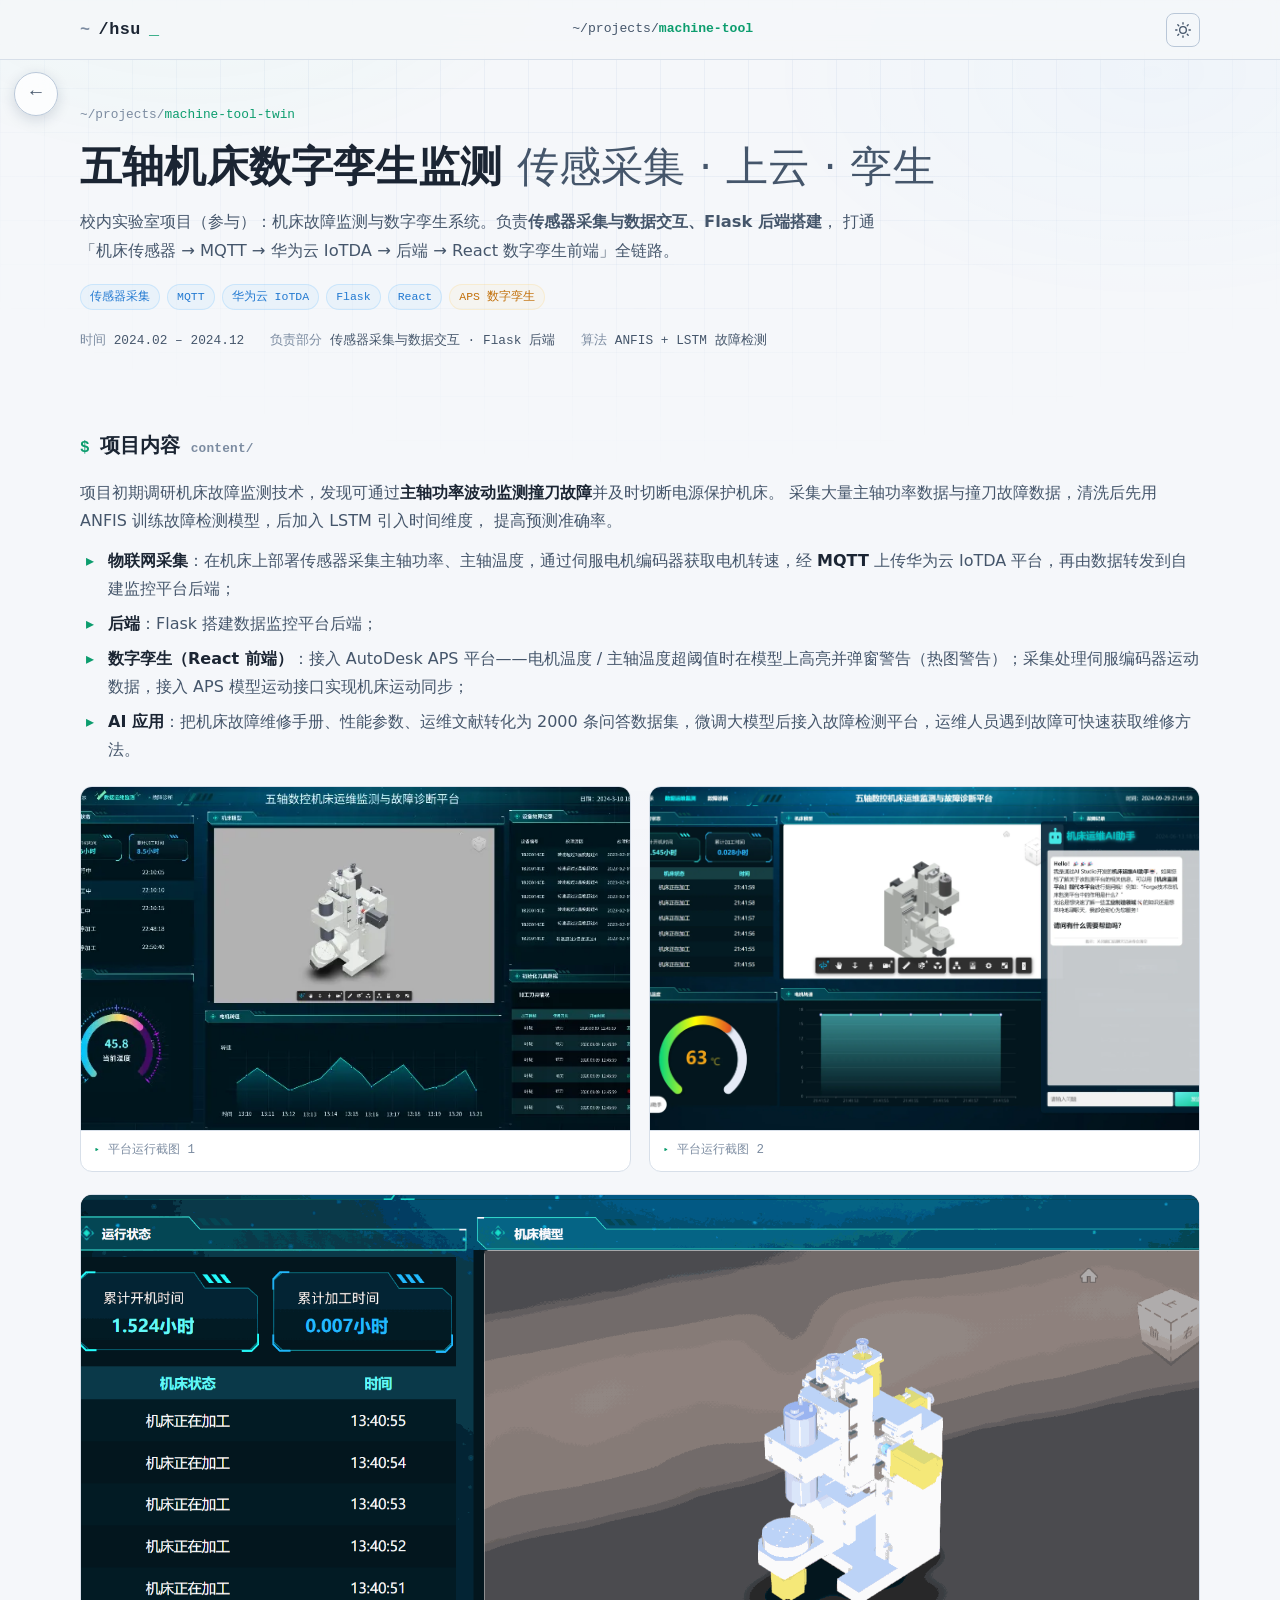
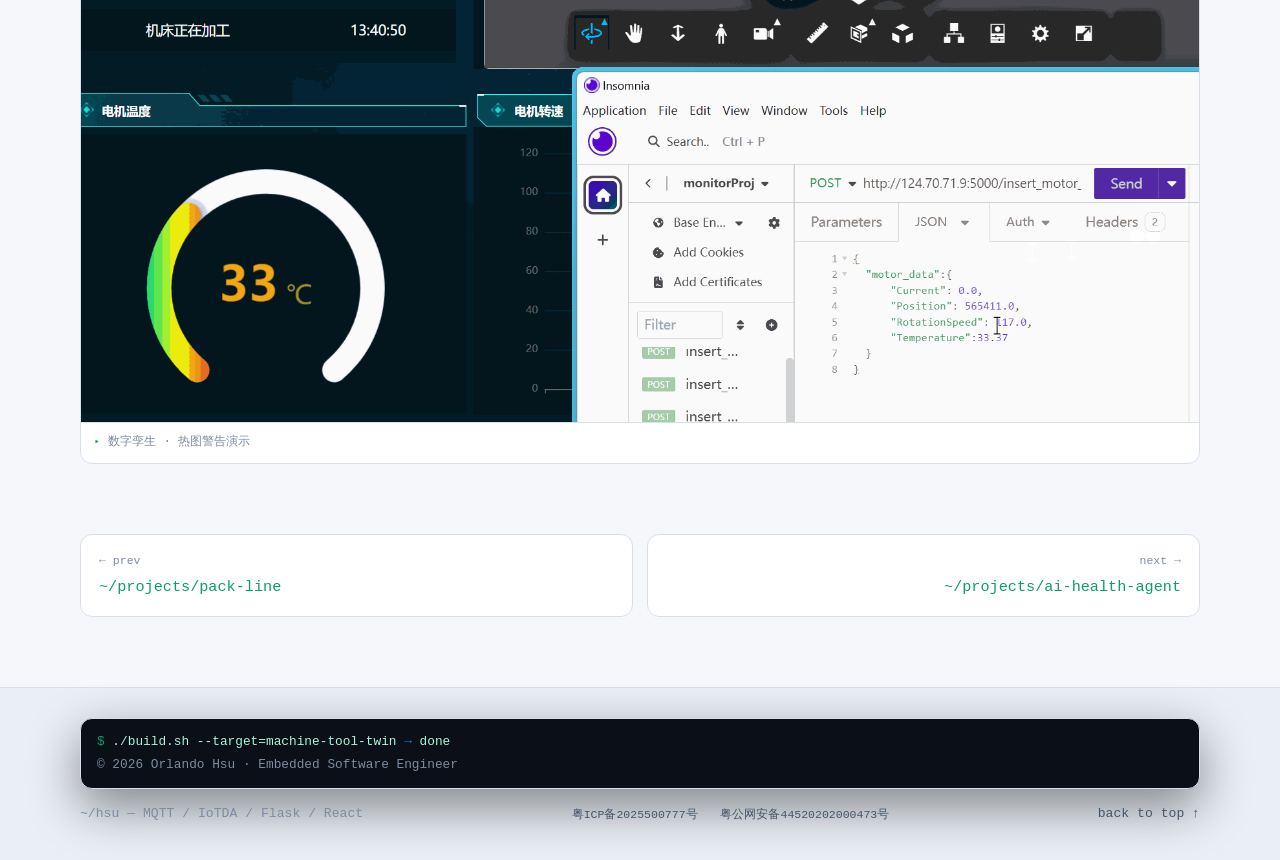
<file: projects/machine-tool.html>
<!DOCTYPE html>
<html lang="zh-CN">
<head>
<meta charset="UTF-8">
<meta name="viewport" content="width=device-width, initial-scale=1.0">
<title>五轴机床数字孪生监测 · 许博耀</title>
<meta name="description" content="五轴机床数字孪生监测：传感器采集、MQTT 上云、Flask 后端、React 数字孪生">
<link rel="icon" type="image/svg+xml" href="../favicon.svg">
<link rel="stylesheet" href="../assets/css/main.css?v=8">
</head>
<body>
<div class="bg-grid"></div>
<div class="bg-glow"></div>

<a class="back-btn" href="../index.html#projects" title="返回项目列表" aria-label="返回项目列表">←</a>

<header class="nav">
  <div class="nav-inner container">
    <a class="brand" href="../index.html"><span class="tilde">~</span>/hsu<span class="cursor">_</span></a>
    <div class="nav-proj"><a href="../index.html#projects">~/projects</a>/<span class="accent">machine-tool</span></div>
    <button class="theme-toggle" id="theme-toggle" aria-label="切换浅色/深色模式" title="切换主题">
  <svg class="ico-moon" viewBox="0 0 24 24" fill="none" stroke="currentColor" stroke-width="2" stroke-linecap="round" stroke-linejoin="round"><path d="M21 12.79A9 9 0 1 1 11.21 3 7 7 0 0 0 21 12.79z"/></svg>
  <svg class="ico-sun" viewBox="0 0 24 24" fill="none" stroke="currentColor" stroke-width="2" stroke-linecap="round" style="display:none"><circle cx="12" cy="12" r="5"/><path d="M12 1v2M12 21v2M4.22 4.22l1.42 1.42M18.36 18.36l1.42 1.42M1 12h2M21 12h2M4.22 19.78l1.42-1.42M18.36 5.64l1.42-1.42"/></svg>
</button>
  </div>
</header>

<section class="page-hero">
  <div class="container">
    <div class="breadcrumb"><a href="../index.html">~</a>/projects/<span class="here">machine-tool-twin</span></div>
    <h1>五轴机床数字孪生监测 <span class="thin">传感采集 · 上云 · 孪生</span></h1>
    <p class="lead">
      校内实验室项目（参与）：机床故障监测与数字孪生系统。负责<b>传感器采集与数据交互、Flask 后端搭建</b>，
      打通「机床传感器 → MQTT → 华为云 IoTDA → 后端 → React 数字孪生前端」全链路。
    </p>
    <div class="tags">
      <span class="tag">传感器采集</span><span class="tag">MQTT</span><span class="tag">华为云 IoTDA</span>
      <span class="tag">Flask</span><span class="tag">React</span><span class="tag alt">APS 数字孪生</span>
    </div>
    <div class="meta-row">
      <span>时间 <b>2024.02 – 2024.12</b></span>
      <span>负责部分 <b>传感器采集与数据交互 · Flask 后端</b></span>
      <span>算法 <b>ANFIS + LSTM 故障检测</b></span>
    </div>
  </div>
</section>

<div class="container">
<section class="sec">
  <div class="container" style="padding:0">
    <h2 class="sec-title reveal"><span class="prompt">$</span> 项目内容 <span class="idx">content/</span></h2>
    <div class="prose reveal">
      <p>项目初期调研机床故障监测技术，发现可通过<b>主轴功率波动监测撞刀故障</b>并及时切断电源保护机床。
        采集大量主轴功率数据与撞刀故障数据，清洗后先用 ANFIS 训练故障检测模型，后加入 LSTM 引入时间维度，
        提高预测准确率。</p>
      <ul>
        <li><b>物联网采集</b>：在机床上部署传感器采集主轴功率、主轴温度，通过伺服电机编码器获取电机转速，经 <b>MQTT</b> 上传华为云 IoTDA 平台，再由数据转发到自建监控平台后端；</li>
        <li><b>后端</b>：Flask 搭建数据监控平台后端；</li>
        <li><b>数字孪生（React 前端）</b>：接入 AutoDesk APS 平台——电机温度 / 主轴温度超阈值时在模型上高亮并弹窗警告（热图警告）；采集处理伺服编码器运动数据，接入 APS 模型运动接口实现机床运动同步；</li>
        <li><b>AI 应用</b>：把机床故障维修手册、性能参数、运维文献转化为 2000 条问答数据集，微调大模型后接入故障检测平台，运维人员遇到故障可快速获取维修方法。</li>
      </ul>
    </div>
    <div class="fig-grid reveal">
      <figure class="shot"><img src="../assets/img/mt-web-1.png" alt="监控平台运行截图 1" loading="lazy"><figcaption>平台运行截图 1</figcaption></figure>
      <figure class="shot"><img src="../assets/img/mt-web-2.png" alt="监控平台运行截图 2" loading="lazy"><figcaption>平台运行截图 2</figcaption></figure>
    </div>
    <div class="fig-grid reveal">
      <figure class="shot fit wide"><img src="../assets/img/mt-heatmap.gif" alt="数字孪生热图警告演示" loading="lazy"><figcaption>数字孪生 · 热图警告演示</figcaption></figure>
    </div>
  </div>
</section>

<div class="pager reveal">
  <a href="pack-line.html"><div class="dir">← prev</div><div class="name">~/projects/pack-line</div></a>
  <a class="next" href="ai-health-agent.html"><div class="dir">next →</div><div class="name">~/projects/ai-health-agent</div></a>
</div>
</div>

<footer class="footer">
  <div class="container footer-inner">
    <div class="term">
      <div class="term-body">
        <div class="line"><span class="ok">$</span> ./build.sh --target=machine-tool-twin <span class="info">→</span> done</div>
        <div class="line dim">© <span id="year">2026</span> Orlando Hsu · Embedded Software Engineer</div>
      </div>
    </div>
    <div class="cols">
      <div class="copy">~/hsu — MQTT / IoTDA / Flask / React</div>
      <div class="copy filing" aria-label="网站备案信息"><a href="https://beian.miit.gov.cn/" target="_blank" rel="noopener noreferrer">粤ICP备2025500777号</a><span class="filing-sep">·</span><a href="https://beian.mps.gov.cn/#/query/webSearch?code=44520202000473" target="_blank" rel="noopener noreferrer">粤公网安备44520202000473号</a></div>
      <div class="copy"><a href="#top">back to top ↑</a></div>
    </div>
  </div>
</footer>

<script src="../assets/js/main.js?v=7"></script>
</body>
</html>
</file>
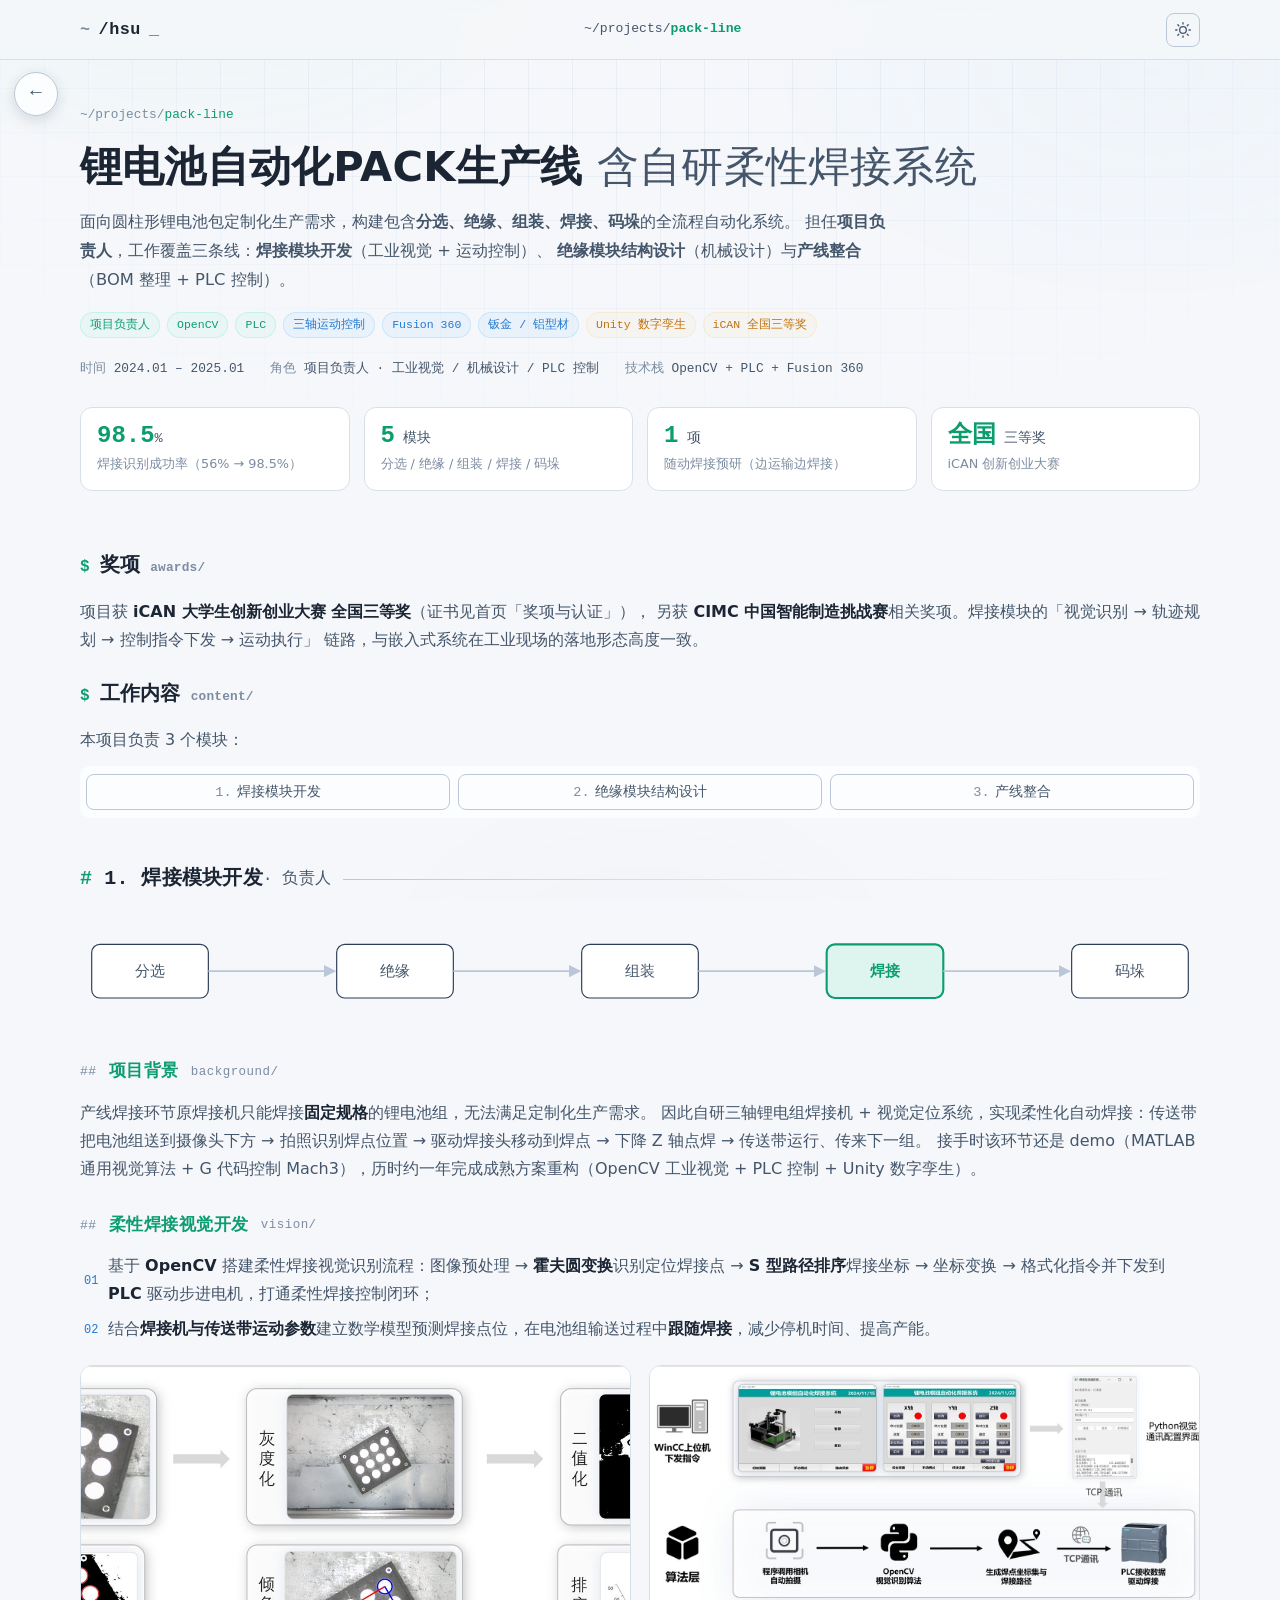
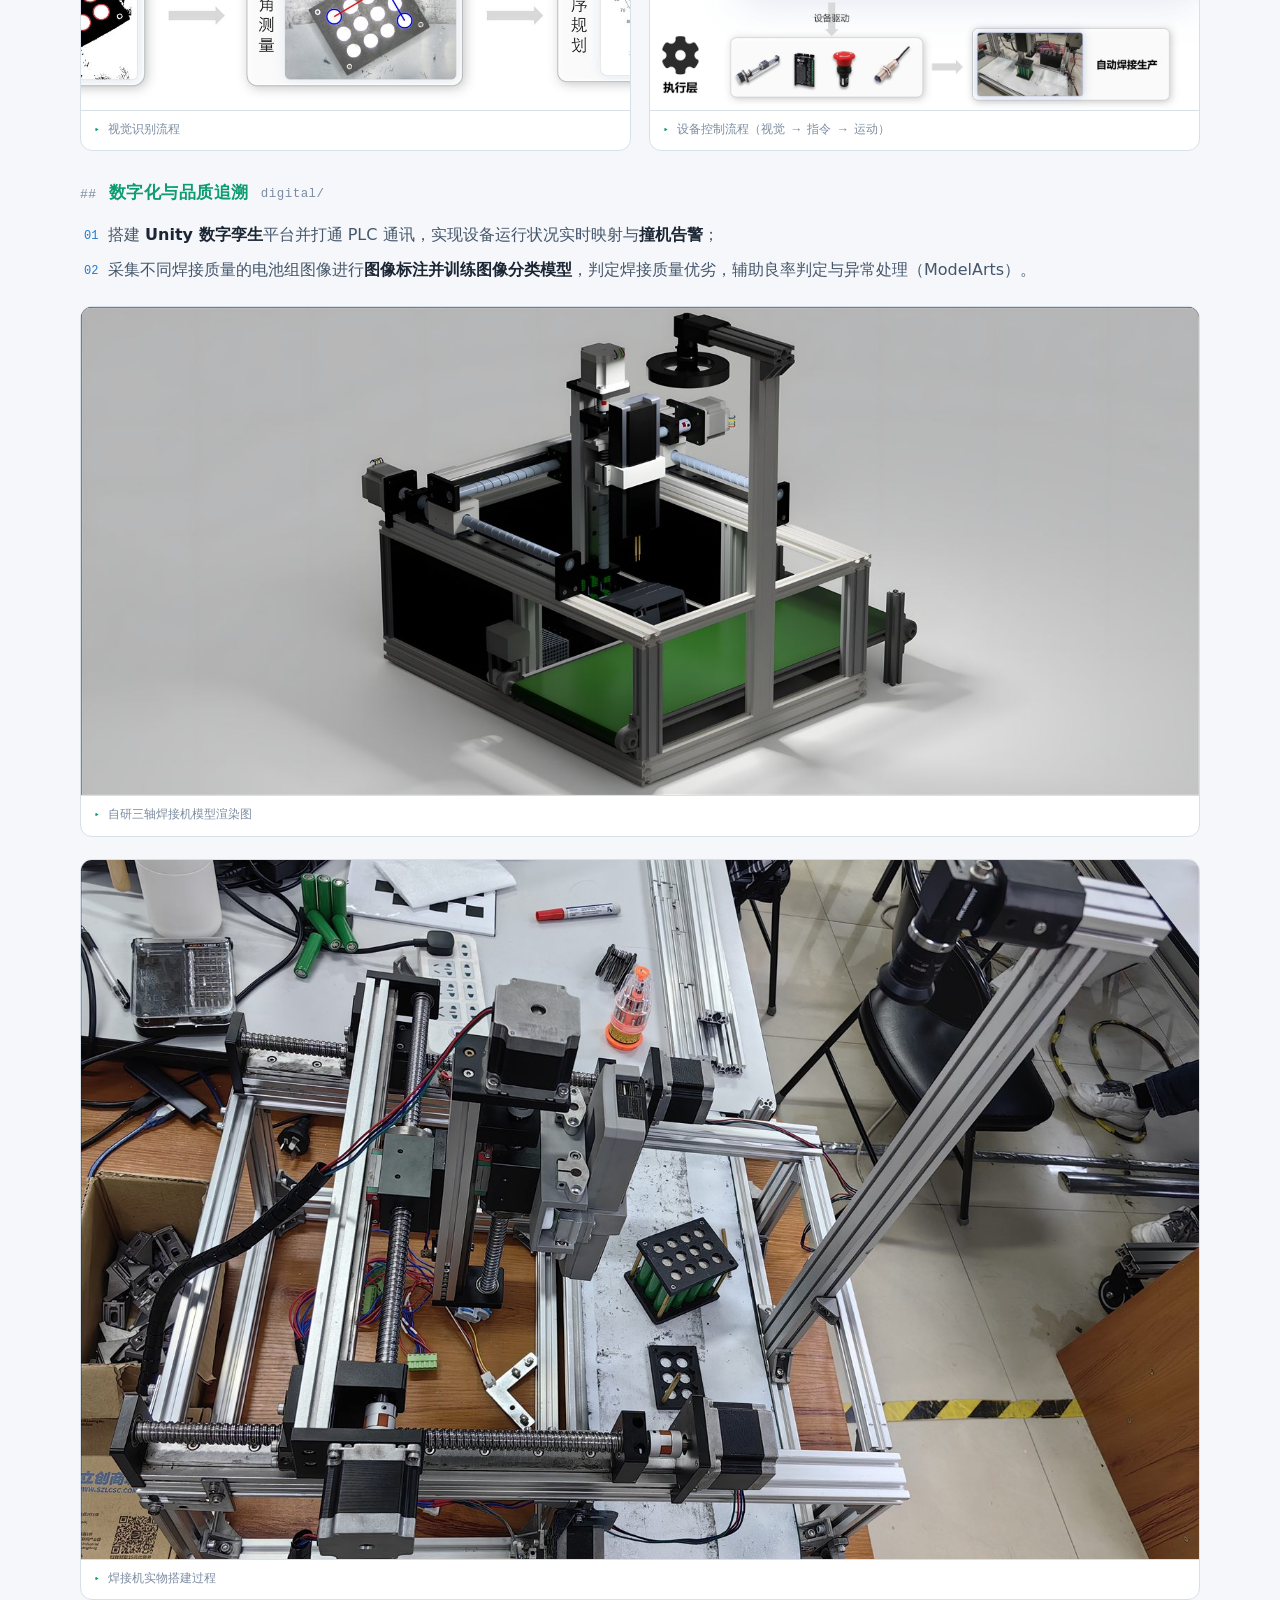
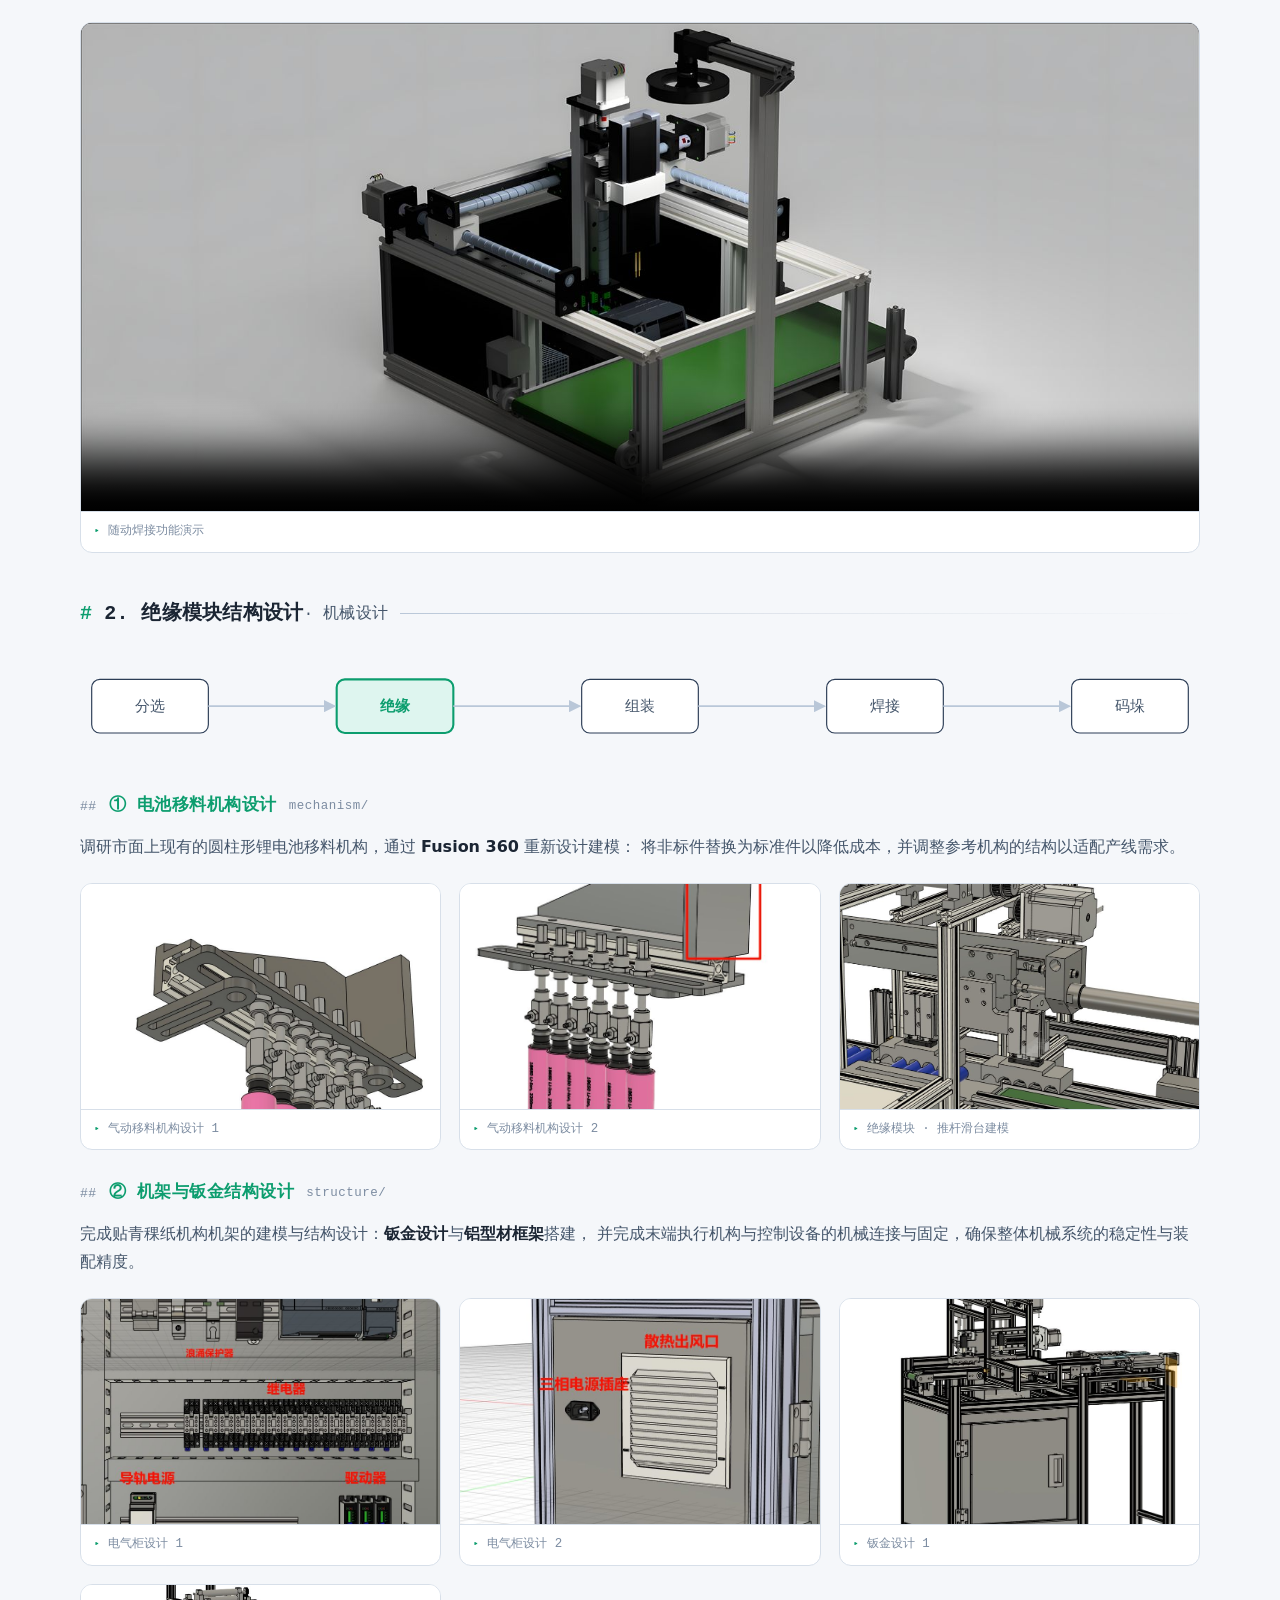
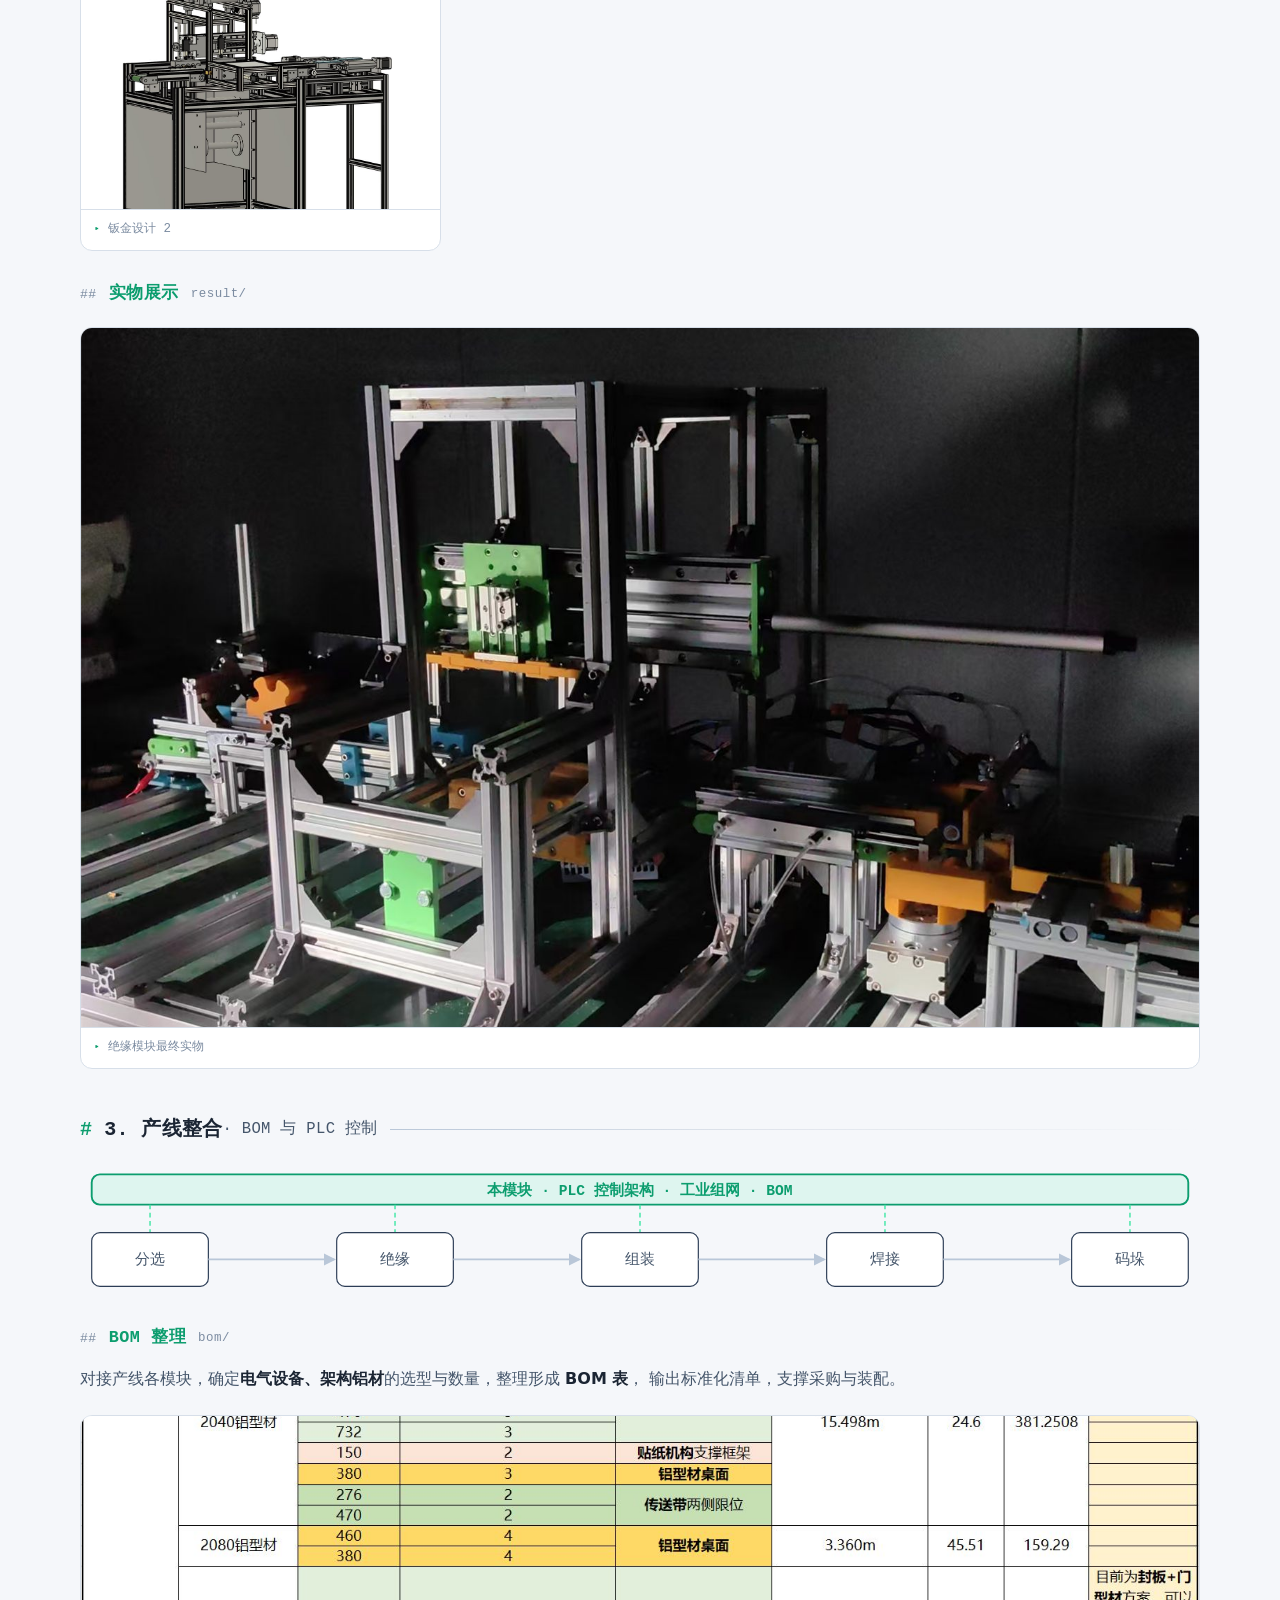
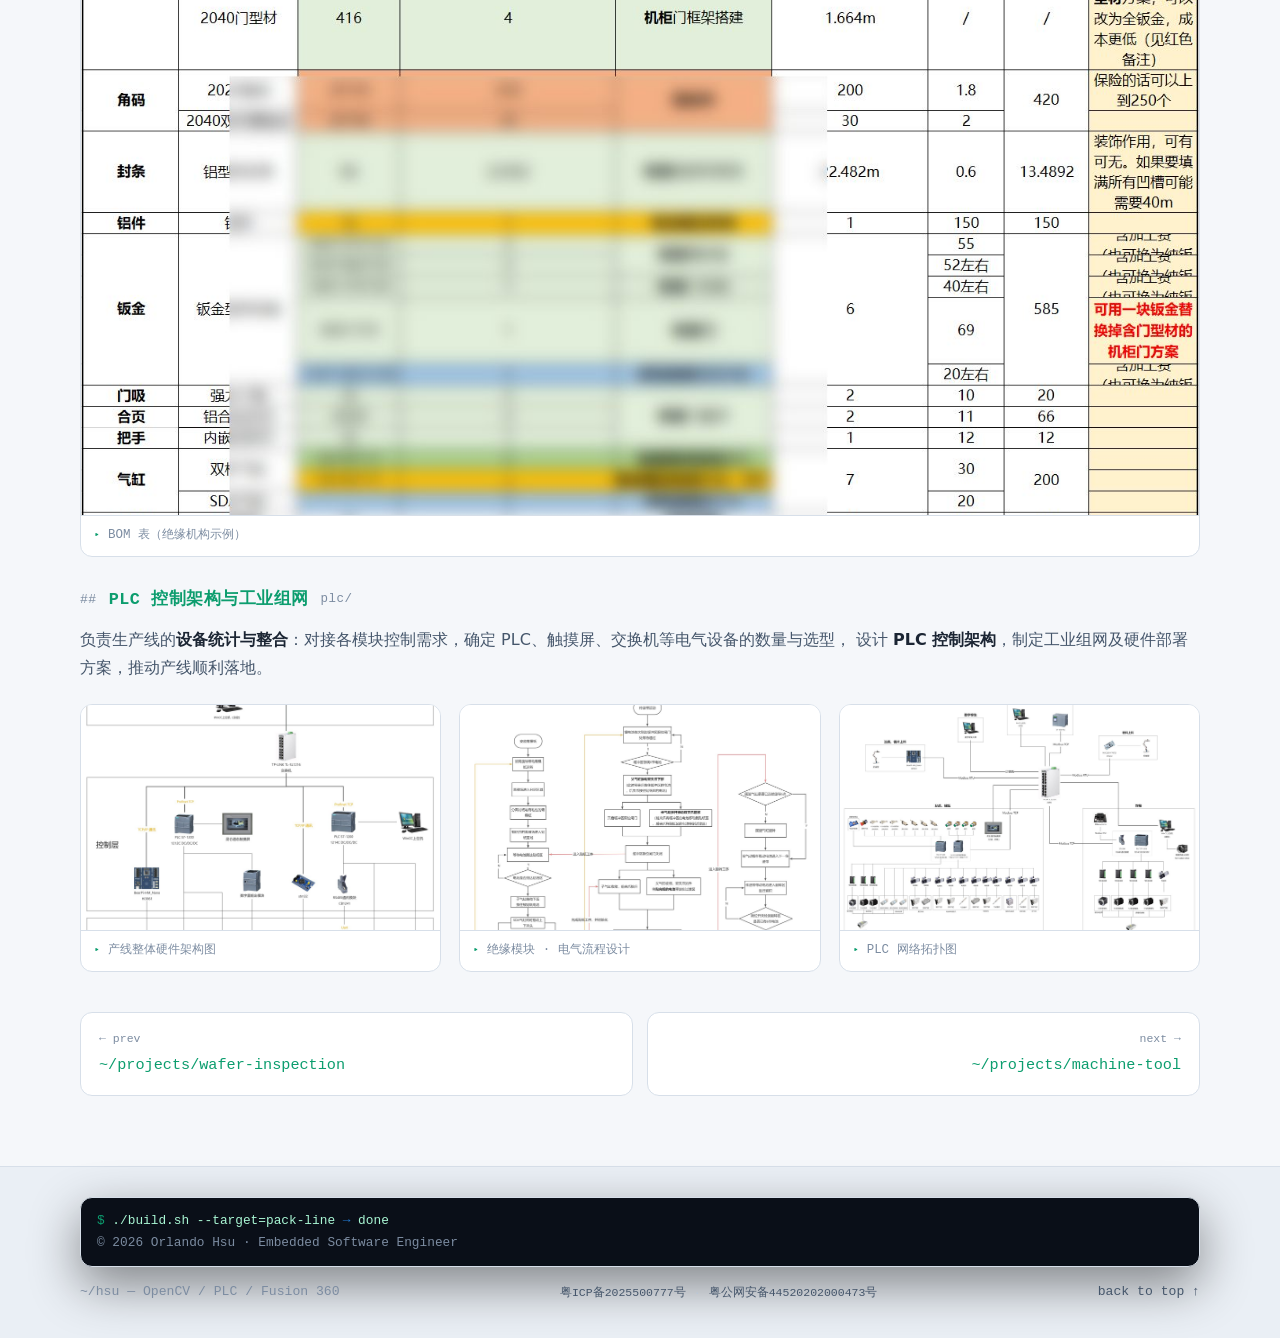
<file: projects/pack-line.html>
<!DOCTYPE html>
<html lang="zh-CN">
<head>
<meta charset="UTF-8">
<meta name="viewport" content="width=device-width, initial-scale=1.0">
<title>锂电池自动化PACK生产线（含自研柔性焊接系统） · 许博耀</title>
<meta name="description" content="锂电池自动化PACK生产线：项目负责人 —— 焊接模块、绝缘模块结构设计、产线整合（BOM 与 PLC 控制）">
<link rel="icon" type="image/svg+xml" href="../favicon.svg">
<link rel="stylesheet" href="../assets/css/main.css?v=8">
</head>
<body>
<div class="bg-grid"></div>
<div class="bg-glow"></div>

<a class="back-btn" href="../index.html#projects" title="返回项目列表" aria-label="返回项目列表">←</a>

<header class="nav">
  <div class="nav-inner container">
    <a class="brand" href="../index.html"><span class="tilde">~</span>/hsu<span class="cursor">_</span></a>
    <div class="nav-proj"><a href="../index.html#projects">~/projects</a>/<span class="accent">pack-line</span></div>
    <button class="theme-toggle" id="theme-toggle" aria-label="切换浅色/深色模式" title="切换主题">
  <svg class="ico-moon" viewBox="0 0 24 24" fill="none" stroke="currentColor" stroke-width="2" stroke-linecap="round" stroke-linejoin="round"><path d="M21 12.79A9 9 0 1 1 11.21 3 7 7 0 0 0 21 12.79z"/></svg>
  <svg class="ico-sun" viewBox="0 0 24 24" fill="none" stroke="currentColor" stroke-width="2" stroke-linecap="round" style="display:none"><circle cx="12" cy="12" r="5"/><path d="M12 1v2M12 21v2M4.22 4.22l1.42 1.42M18.36 18.36l1.42 1.42M1 12h2M21 12h2M4.22 19.78l1.42-1.42M18.36 5.64l1.42-1.42"/></svg>
</button>
  </div>
</header>

<section class="page-hero">
  <div class="container">
    <div class="breadcrumb"><a href="../index.html">~</a>/projects/<span class="here">pack-line</span></div>
    <h1>锂电池自动化PACK生产线 <span class="thin">含自研柔性焊接系统</span></h1>
    <p class="lead">
      面向圆柱形锂电池包定制化生产需求，构建包含<b>分选、绝缘、组装、焊接、码垛</b>的全流程自动化系统。
      担任<b>项目负责人</b>，工作覆盖三条线：<b>焊接模块开发</b>（工业视觉 + 运动控制）、
      <b>绝缘模块结构设计</b>（机械设计）与<b>产线整合</b>（BOM 整理 + PLC 控制）。
    </p>
    <div class="tags">
      <span class="tag grn">项目负责人</span><span class="tag grn">OpenCV</span><span class="tag grn">PLC</span>
      <span class="tag">三轴运动控制</span><span class="tag">Fusion 360</span><span class="tag">钣金 / 铝型材</span>
      <span class="tag alt">Unity 数字孪生</span><span class="tag alt">iCAN 全国三等奖</span>
    </div>
    <div class="meta-row">
      <span>时间 <b>2024.01 – 2025.01</b></span>
      <span>角色 <b>项目负责人 · 工业视觉 / 机械设计 / PLC 控制</b></span>
      <span>技术栈 <b>OpenCV + PLC + Fusion 360</b></span>
    </div>
    <div class="stat-strip">
      <div class="stat"><div class="num">98.5<small>%</small></div><div class="lbl">焊接识别成功率（56% → 98.5%）</div></div>
      <div class="stat"><div class="num">5<small> 模块</small></div><div class="lbl">分选 / 绝缘 / 组装 / 焊接 / 码垛</div></div>
      <div class="stat"><div class="num">1<small> 项</small></div><div class="lbl">随动焊接预研（边运输边焊接）</div></div>
      <div class="stat"><div class="num">全国<small> 三等奖</small></div><div class="lbl">iCAN 创新创业大赛</div></div>
    </div>
  </div>
</section>

<div class="container">

  <!-- ==================== 奖项（开头） ==================== -->
  <section class="sec" style="padding-top:28px">
    <h2 class="sec-title reveal"><span class="prompt">$</span> 奖项 <span class="idx">awards/</span></h2>
    <div class="prose reveal">
      <p>项目获 <b>iCAN 大学生创新创业大赛 全国三等奖</b>（证书见首页「奖项与认证」），
        另获 <b>CIMC 中国智能制造挑战赛</b>相关奖项。焊接模块的「视觉识别 → 轨迹规划 → 控制指令下发 → 运动执行」
        链路，与嵌入式系统在工业现场的落地形态高度一致。</p>
    </div>
  </section>

  <!-- ==================== 工作内容 ==================== -->
  <section class="sec" id="sec-work" style="padding-top:6px">
    <h2 class="sec-title reveal"><span class="prompt">$</span> 工作内容 <span class="idx">content/</span></h2>
    <div class="prose reveal"><p>本项目负责 3 个模块：</p></div>
  </section>

  <!-- ==================== 模块导航（第二行，滚动吸顶） ==================== -->
  <nav class="mod-scroll reveal" id="mod-scroll" aria-label="模块导航">
    <a href="#mod-1" class="active"><span class="mno">1.</span>焊接模块开发</a>
    <a href="#mod-2"><span class="mno">2.</span>绝缘模块结构设计</a>
    <a href="#mod-3"><span class="mno">3.</span>产线整合</a>
  </nav>

  <!-- ==================== 模块一：焊接模块开发 ==================== -->
  <section class="module" id="mod-1">
    <header class="mod-head reveal">
      <h2>1. 焊接模块开发 <span class="thin">· 负责人</span></h2>
    </header>
    <div class="pline">
  
  <svg viewBox="0 0 960 98" role="img" aria-label="产线流程图：高亮焊接工位">
    <defs><marker id="pmark1" markerWidth="7" markerHeight="7" refX="6" refY="3.5" orient="auto"><path d="M0,0 L7,3.5 L0,7 Z" fill="#2a3a52"/></marker></defs>
    
        <rect x="10" y="26" width="100" height="46" rx="7" fill="#182433" stroke="#2c3d56"/>
        <text x="60" y="53" text-anchor="middle" font-size="12.5" fill="#91a3ba" font-family="Consolas, monospace">分选</text>
        <rect x="220" y="26" width="100" height="46" rx="7" fill="#182433" stroke="#2c3d56"/>
        <text x="270" y="53" text-anchor="middle" font-size="12.5" fill="#91a3ba" font-family="Consolas, monospace">绝缘</text>
        <rect x="430" y="26" width="100" height="46" rx="7" fill="#182433" stroke="#2c3d56"/>
        <text x="480" y="53" text-anchor="middle" font-size="12.5" fill="#91a3ba" font-family="Consolas, monospace">组装</text>
        <rect x="640" y="26" width="100" height="46" rx="7" fill="rgba(62,230,164,.12)" stroke="#3ee6a4" stroke-width="1.8"/>
        <text x="690" y="53" text-anchor="middle" font-size="12.5" font-weight="bold" fill="#3ee6a4" font-family="Consolas, monospace">焊接</text>
        <rect x="850" y="26" width="100" height="46" rx="7" fill="#182433" stroke="#2c3d56"/>
        <text x="900" y="53" text-anchor="middle" font-size="12.5" fill="#91a3ba" font-family="Consolas, monospace">码垛</text>
    <line x1="110" y1="49" x2="218" y2="49" stroke="#2a3a52" stroke-width="1.5" marker-end="url(#pmark1)"/>
    <line x1="320" y1="49" x2="428" y2="49" stroke="#2a3a52" stroke-width="1.5" marker-end="url(#pmark1)"/>
    <line x1="530" y1="49" x2="638" y2="49" stroke="#2a3a52" stroke-width="1.5" marker-end="url(#pmark1)"/>
    <line x1="740" y1="49" x2="848" y2="49" stroke="#2a3a52" stroke-width="1.5" marker-end="url(#pmark1)"/>

  </svg>
</div>
    <h3 class="sub-title">项目背景 <span class="idx">background/</span></h3>
    <div class="prose reveal">
      <p>产线焊接环节原焊接机只能焊接<b>固定规格</b>的锂电池组，无法满足定制化生产需求。
        因此自研三轴锂电组焊接机 + 视觉定位系统，实现柔性化自动焊接：传送带把电池组送到摄像头下方 →
        拍照识别焊点位置 → 驱动焊接头移动到焊点 → 下降 Z 轴点焊 → 传送带运行、传来下一组。
        接手时该环节还是 demo（MATLAB 通用视觉算法 + G 代码控制 Mach3），历时约一年完成成熟方案重构（OpenCV 工业视觉 + PLC 控制 + Unity 数字孪生）。</p>
    </div>
    <h3 class="sub-title">柔性焊接视觉开发 <span class="idx">vision/</span></h3>
    <div class="prose reveal">
      <ol>
        <li>基于 <b>OpenCV</b> 搭建柔性焊接视觉识别流程：图像预处理 → <b>霍夫圆变换</b>识别定位焊接点 →
            <b>S 型路径排序</b>焊接坐标 → 坐标变换 → 格式化指令并下发到 <b>PLC</b> 驱动步进电机，打通柔性焊接控制闭环；</li>
        <li>结合<b>焊接机与传送带运动参数</b>建立数学模型预测焊接点位，在电池组输送过程中<b>跟随焊接</b>，减少停机时间、提高产能。</li>
      </ol>
    </div>
    <div class="fig-grid reveal">
      <figure class="shot"><img src="../assets/img/weld-vision-flow.jpg" alt="视觉识别流程" loading="lazy"><figcaption>视觉识别流程</figcaption></figure>
      <figure class="shot"><img src="../assets/img/weld-control-flow.jpg" alt="设备控制流程" loading="lazy"><figcaption>设备控制流程（视觉 → 指令 → 运动）</figcaption></figure>
    </div>
    <h3 class="sub-title">数字化与品质追溯 <span class="idx">digital/</span></h3>
    <div class="prose reveal">
      <ol>
        <li>搭建 <b>Unity 数字孪生</b>平台并打通 PLC 通讯，实现设备运行状况实时映射与<b>撞机告警</b>；</li>
        <li>采集不同焊接质量的电池组图像进行<b>图像标注并训练图像分类模型</b>，判定焊接质量优劣，辅助良率判定与异常处理（ModelArts）。</li>
      </ol>
    </div>
    <div class="fig-grid reveal">
      <figure class="shot wide"><img src="../assets/img/weld-machine-render.jpg" alt="焊接机模型渲染图" loading="lazy"><figcaption>自研三轴焊接机模型渲染图</figcaption></figure>
    </div>
    <div class="fig-grid reveal">
      <figure class="shot"><img src="../assets/img/weld-machine-build.jpg" alt="焊接机实物搭建过程" loading="lazy"><figcaption>焊接机实物搭建过程</figcaption></figure>
    </div>
    <figure class="shot nozoom reveal">
      <video controls preload="none" poster="../assets/img/weld-machine-render.jpg">
        <source src="../assets/img/weld-follow-demo.mp4" type="video/mp4">
        你的浏览器不支持 video 标签。
      </video>
      <figcaption>随动焊接功能演示</figcaption>
    </figure>
  </section>

  <!-- ==================== 模块二：绝缘模块结构设计 ==================== -->
  <section class="module" id="mod-2">
    <header class="mod-head reveal">
      <h2>2. 绝缘模块结构设计 <span class="thin">· 机械设计</span></h2>
    </header>
    <div class="pline">
  
  <svg viewBox="0 0 960 98" role="img" aria-label="产线流程图：高亮绝缘贴纸工位">
    <defs><marker id="pmark2" markerWidth="7" markerHeight="7" refX="6" refY="3.5" orient="auto"><path d="M0,0 L7,3.5 L0,7 Z" fill="#2a3a52"/></marker></defs>
    
        <rect x="10" y="26" width="100" height="46" rx="7" fill="#182433" stroke="#2c3d56"/>
        <text x="60" y="53" text-anchor="middle" font-size="12.5" fill="#91a3ba" font-family="Consolas, monospace">分选</text>
        <rect x="220" y="26" width="100" height="46" rx="7" fill="rgba(62,230,164,.12)" stroke="#3ee6a4" stroke-width="1.8"/>
        <text x="270" y="53" text-anchor="middle" font-size="12.5" font-weight="bold" fill="#3ee6a4" font-family="Consolas, monospace">绝缘</text>
        <rect x="430" y="26" width="100" height="46" rx="7" fill="#182433" stroke="#2c3d56"/>
        <text x="480" y="53" text-anchor="middle" font-size="12.5" fill="#91a3ba" font-family="Consolas, monospace">组装</text>
        <rect x="640" y="26" width="100" height="46" rx="7" fill="#182433" stroke="#2c3d56"/>
        <text x="690" y="53" text-anchor="middle" font-size="12.5" fill="#91a3ba" font-family="Consolas, monospace">焊接</text>
        <rect x="850" y="26" width="100" height="46" rx="7" fill="#182433" stroke="#2c3d56"/>
        <text x="900" y="53" text-anchor="middle" font-size="12.5" fill="#91a3ba" font-family="Consolas, monospace">码垛</text>
    <line x1="110" y1="49" x2="218" y2="49" stroke="#2a3a52" stroke-width="1.5" marker-end="url(#pmark2)"/>
    <line x1="320" y1="49" x2="428" y2="49" stroke="#2a3a52" stroke-width="1.5" marker-end="url(#pmark2)"/>
    <line x1="530" y1="49" x2="638" y2="49" stroke="#2a3a52" stroke-width="1.5" marker-end="url(#pmark2)"/>
    <line x1="740" y1="49" x2="848" y2="49" stroke="#2a3a52" stroke-width="1.5" marker-end="url(#pmark2)"/>

  </svg>
</div>
    <h3 class="sub-title">① 电池移料机构设计 <span class="idx">mechanism/</span></h3>
    <div class="prose reveal">
      <p>调研市面上现有的圆柱形锂电池移料机构，通过 <b>Fusion 360</b> 重新设计建模：
        将非标件替换为标准件以降低成本，并调整参考机构的结构以适配产线需求。</p>
    </div>
    <div class="fig-grid reveal">
      <figure class="shot"><img src="../assets/img/pack-pneumatic-transfer-1.jpg" alt="气动移料机构设计 1" loading="lazy"><figcaption>气动移料机构设计 1</figcaption></figure>
      <figure class="shot"><img src="../assets/img/pack-pneumatic-transfer-2.jpg" alt="气动移料机构设计 2" loading="lazy"><figcaption>气动移料机构设计 2</figcaption></figure>
      <figure class="shot"><img src="../assets/img/pack-pusher-slide.jpg" alt="绝缘模块推杆滑台建模" loading="lazy"><figcaption>绝缘模块 · 推杆滑台建模</figcaption></figure>
    </div>
    <h3 class="sub-title">② 机架与钣金结构设计 <span class="idx">structure/</span></h3>
    <div class="prose reveal">
      <p>完成贴青稞纸机构机架的建模与结构设计：<b>钣金设计</b>与<b>铝型材框架</b>搭建，
        并完成末端执行机构与控制设备的机械连接与固定，确保整体机械系统的稳定性与装配精度。</p>
    </div>
    <div class="fig-grid reveal">
      <figure class="shot"><img src="../assets/img/pack-electrical-cabinet-1.jpg" alt="电气柜设计 1" loading="lazy"><figcaption>电气柜设计 1</figcaption></figure>
      <figure class="shot"><img src="../assets/img/pack-electrical-cabinet-2.jpg" alt="电气柜设计 2" loading="lazy"><figcaption>电气柜设计 2</figcaption></figure>
      <figure class="shot"><img src="../assets/img/pack-sheet-metal-1.jpg" alt="钣金设计 1" loading="lazy"><figcaption>钣金设计 1</figcaption></figure>
      <figure class="shot"><img src="../assets/img/pack-sheet-metal-2.jpg" alt="钣金设计 2" loading="lazy"><figcaption>钣金设计 2</figcaption></figure>
    </div>
    <h3 class="sub-title">实物展示 <span class="idx">result/</span></h3>
    <div class="fig-grid reveal">
      <figure class="shot"><img src="../assets/img/pack-module-final.jpg" alt="绝缘模块最终实物" loading="lazy"><figcaption>绝缘模块最终实物</figcaption></figure>
    </div>
  </section>

  <!-- ==================== 模块三：产线整合 · BOM 与 PLC 控制 ==================== -->
  <section class="module" id="mod-3">
    <header class="mod-head reveal">
      <h2>3. 产线整合 <span class="thin">· BOM 与 PLC 控制</span></h2>
    </header>
    <div class="pline">
  
  <svg viewBox="0 0 960 112" role="img" aria-label="产线流程图：PLC 控制与工业组网覆盖整线">
    <defs><marker id="pmark3" markerWidth="7" markerHeight="7" refX="6" refY="3.5" orient="auto"><path d="M0,0 L7,3.5 L0,7 Z" fill="#2a3a52"/></marker></defs>
    <rect x="10" y="8" width="940" height="26" rx="7" fill="rgba(62,230,164,.12)" stroke="#3ee6a4" stroke-width="1.6"/>
    <text x="480" y="26" text-anchor="middle" font-size="12.5" font-weight="bold" fill="#3ee6a4" font-family="Consolas, monospace">本模块 · PLC 控制架构 · 工业组网 · BOM</text>
    <line x1="60" y1="34" x2="60" y2="58" stroke="#3ee6a4" stroke-width="1.2" stroke-dasharray="4 3"/>
    <line x1="270" y1="34" x2="270" y2="58" stroke="#3ee6a4" stroke-width="1.2" stroke-dasharray="4 3"/>
    <line x1="480" y1="34" x2="480" y2="58" stroke="#3ee6a4" stroke-width="1.2" stroke-dasharray="4 3"/>
    <line x1="690" y1="34" x2="690" y2="58" stroke="#3ee6a4" stroke-width="1.2" stroke-dasharray="4 3"/>
    <line x1="900" y1="34" x2="900" y2="58" stroke="#3ee6a4" stroke-width="1.2" stroke-dasharray="4 3"/>
    
        <rect x="10" y="58" width="100" height="46" rx="7" fill="#182433" stroke="#2c3d56"/>
        <text x="60" y="85" text-anchor="middle" font-size="12.5" fill="#91a3ba" font-family="Consolas, monospace">分选</text>
        <rect x="220" y="58" width="100" height="46" rx="7" fill="#182433" stroke="#2c3d56"/>
        <text x="270" y="85" text-anchor="middle" font-size="12.5" fill="#91a3ba" font-family="Consolas, monospace">绝缘</text>
        <rect x="430" y="58" width="100" height="46" rx="7" fill="#182433" stroke="#2c3d56"/>
        <text x="480" y="85" text-anchor="middle" font-size="12.5" fill="#91a3ba" font-family="Consolas, monospace">组装</text>
        <rect x="640" y="58" width="100" height="46" rx="7" fill="#182433" stroke="#2c3d56"/>
        <text x="690" y="85" text-anchor="middle" font-size="12.5" fill="#91a3ba" font-family="Consolas, monospace">焊接</text>
        <rect x="850" y="58" width="100" height="46" rx="7" fill="#182433" stroke="#2c3d56"/>
        <text x="900" y="85" text-anchor="middle" font-size="12.5" fill="#91a3ba" font-family="Consolas, monospace">码垛</text>
    <line x1="110" y1="81" x2="218" y2="81" stroke="#2a3a52" stroke-width="1.5" marker-end="url(#pmark3)"/>
    <line x1="320" y1="81" x2="428" y2="81" stroke="#2a3a52" stroke-width="1.5" marker-end="url(#pmark3)"/>
    <line x1="530" y1="81" x2="638" y2="81" stroke="#2a3a52" stroke-width="1.5" marker-end="url(#pmark3)"/>
    <line x1="740" y1="81" x2="848" y2="81" stroke="#2a3a52" stroke-width="1.5" marker-end="url(#pmark3)"/>

  </svg>
</div>
    <h3 class="sub-title">BOM 整理 <span class="idx">bom/</span></h3>
    <div class="prose reveal">
      <p>对接产线各模块，确定<b>电气设备、架构铝材</b>的选型与数量，整理形成 <b>BOM 表</b>，
        输出标准化清单，支撑采购与装配。</p>
    </div>
    <div class="fig-grid reveal">
      <figure class="shot"><img src="../assets/img/pack-bom.jpg" alt="绝缘机构 BOM 表" loading="lazy"><figcaption>BOM 表（绝缘机构示例）</figcaption></figure>
    </div>
    <h3 class="sub-title">PLC 控制架构与工业组网 <span class="idx">plc/</span></h3>
    <div class="prose reveal">
      <p>负责生产线的<b>设备统计与整合</b>：对接各模块控制需求，确定 PLC、触摸屏、交换机等电气设备的数量与选型，
        设计 <b>PLC 控制架构</b>，制定工业组网及硬件部署方案，推动产线顺利落地。</p>
    </div>
    <div class="fig-grid reveal">
      <figure class="shot"><img src="../assets/img/pack-arch-overview.jpg" alt="产线整体硬件架构图" loading="lazy"><figcaption>产线整体硬件架构图</figcaption></figure>
      <figure class="shot"><img src="../assets/img/pack-electrical-flow.jpg" alt="绝缘模块电气流程图" loading="lazy"><figcaption>绝缘模块 · 电气流程设计</figcaption></figure>
      <figure class="shot"><img src="../assets/img/pack-plc-topology.jpg" alt="虎鲸PLC网络拓扑图" loading="lazy"><figcaption>PLC 网络拓扑图</figcaption></figure>
    </div>
  </section>

  <div class="pager reveal">
    <a href="wafer-inspection.html"><div class="dir">← prev</div><div class="name">~/projects/wafer-inspection</div></a>
    <a class="next" href="machine-tool.html"><div class="dir">next →</div><div class="name">~/projects/machine-tool</div></a>
  </div>
</div>

<footer class="footer">
  <div class="container footer-inner">
    <div class="term">
      <div class="term-body">
        <div class="line"><span class="ok">$</span> ./build.sh --target=pack-line <span class="info">→</span> done</div>
        <div class="line dim">© <span id="year">2026</span> Orlando Hsu · Embedded Software Engineer</div>
      </div>
    </div>
    <div class="cols">
      <div class="copy">~/hsu — OpenCV / PLC / Fusion 360</div>
      <div class="copy filing" aria-label="网站备案信息"><a href="https://beian.miit.gov.cn/" target="_blank" rel="noopener noreferrer">粤ICP备2025500777号</a><span class="filing-sep">·</span><a href="https://beian.mps.gov.cn/#/query/webSearch?code=44520202000473" target="_blank" rel="noopener noreferrer">粤公网安备44520202000473号</a></div>
      <div class="copy"><a href="#top">back to top ↑</a></div>
    </div>
  </div>
</footer>

<script src="../assets/js/main.js?v=7"></script>
</body>
</html>
</file>
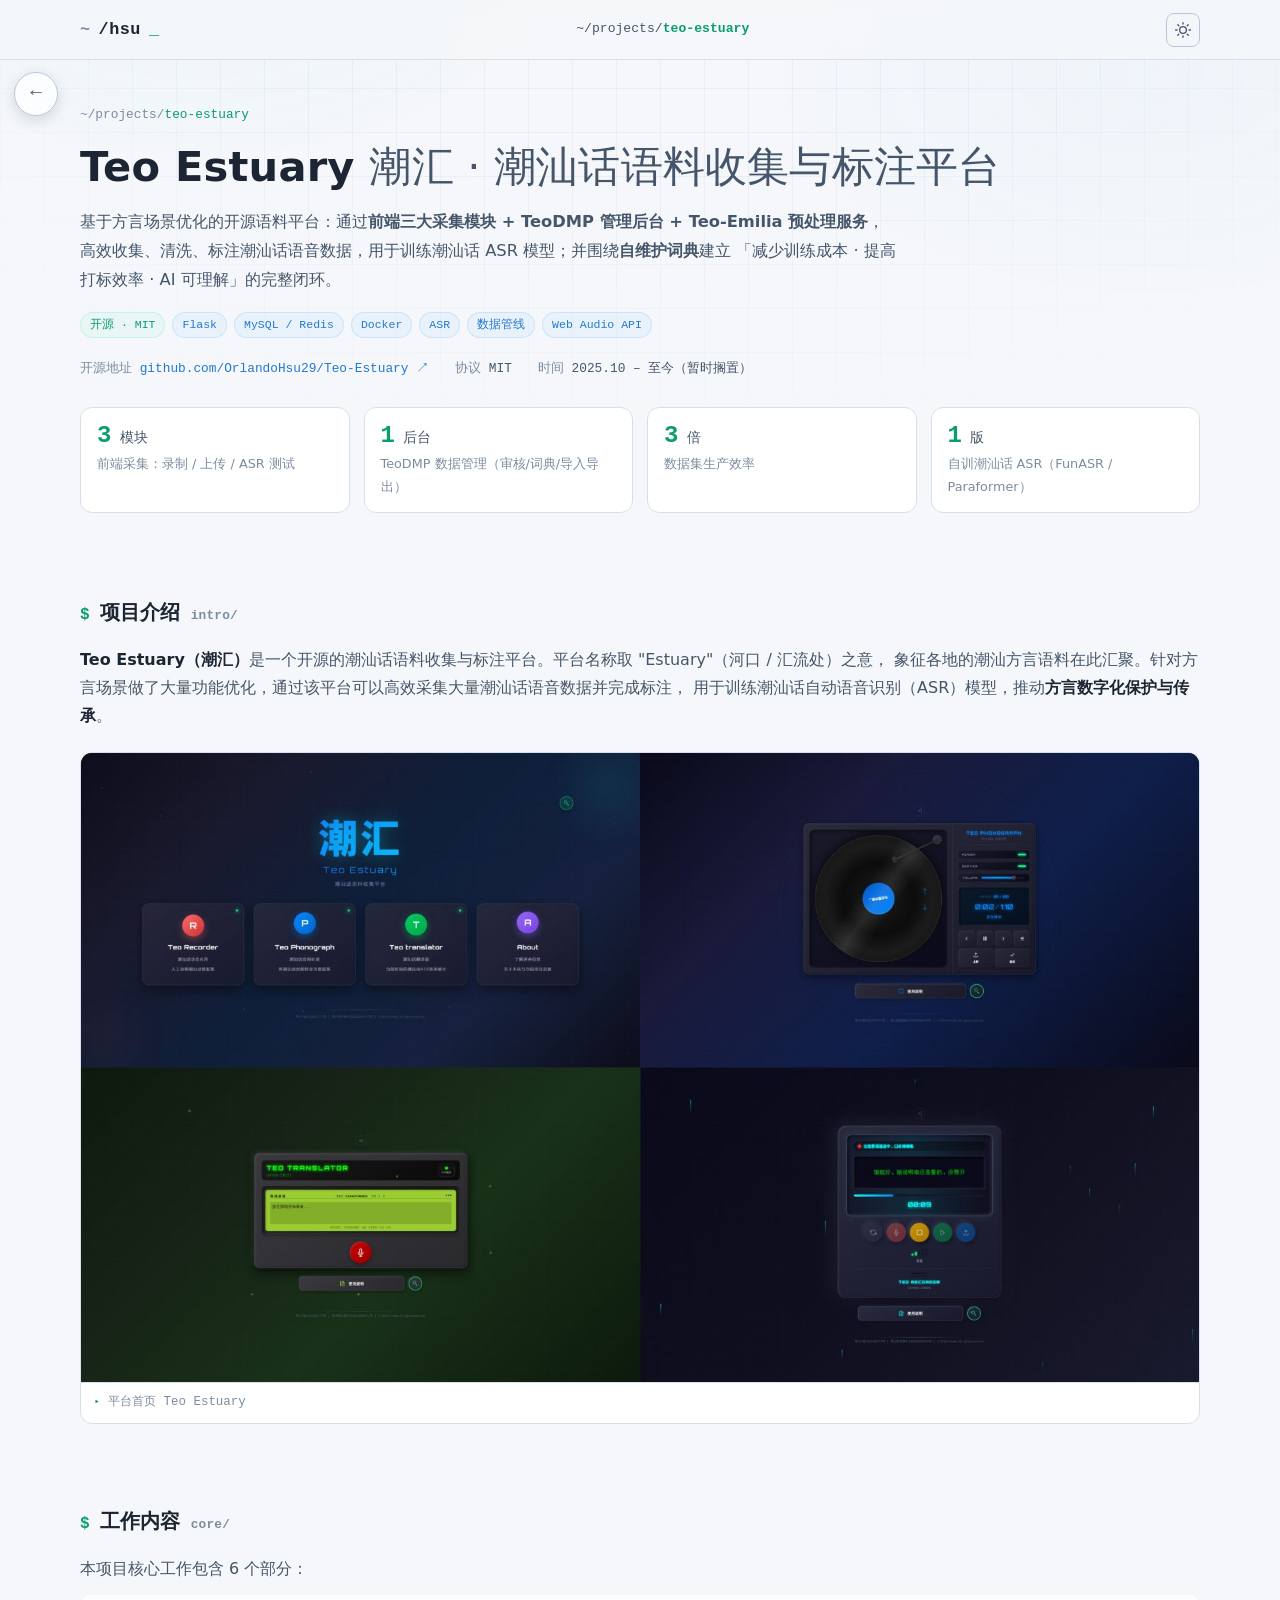
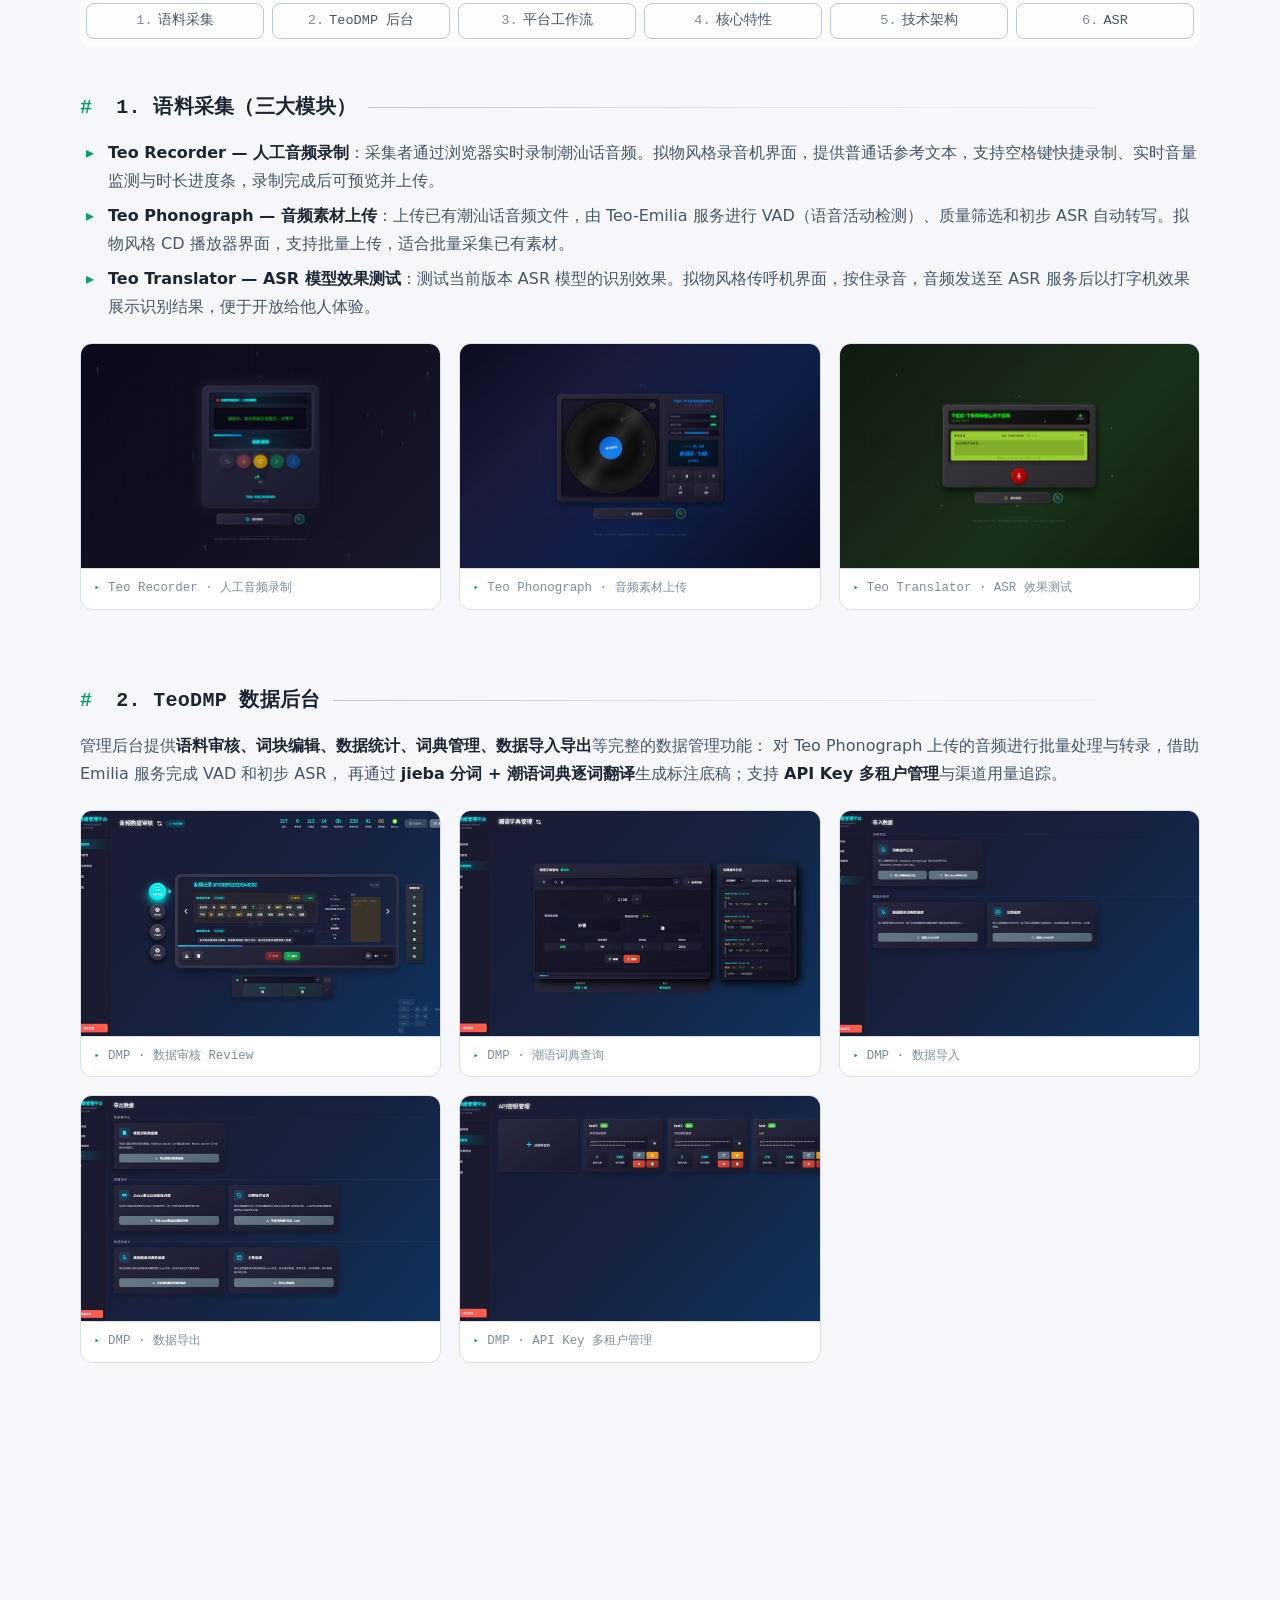
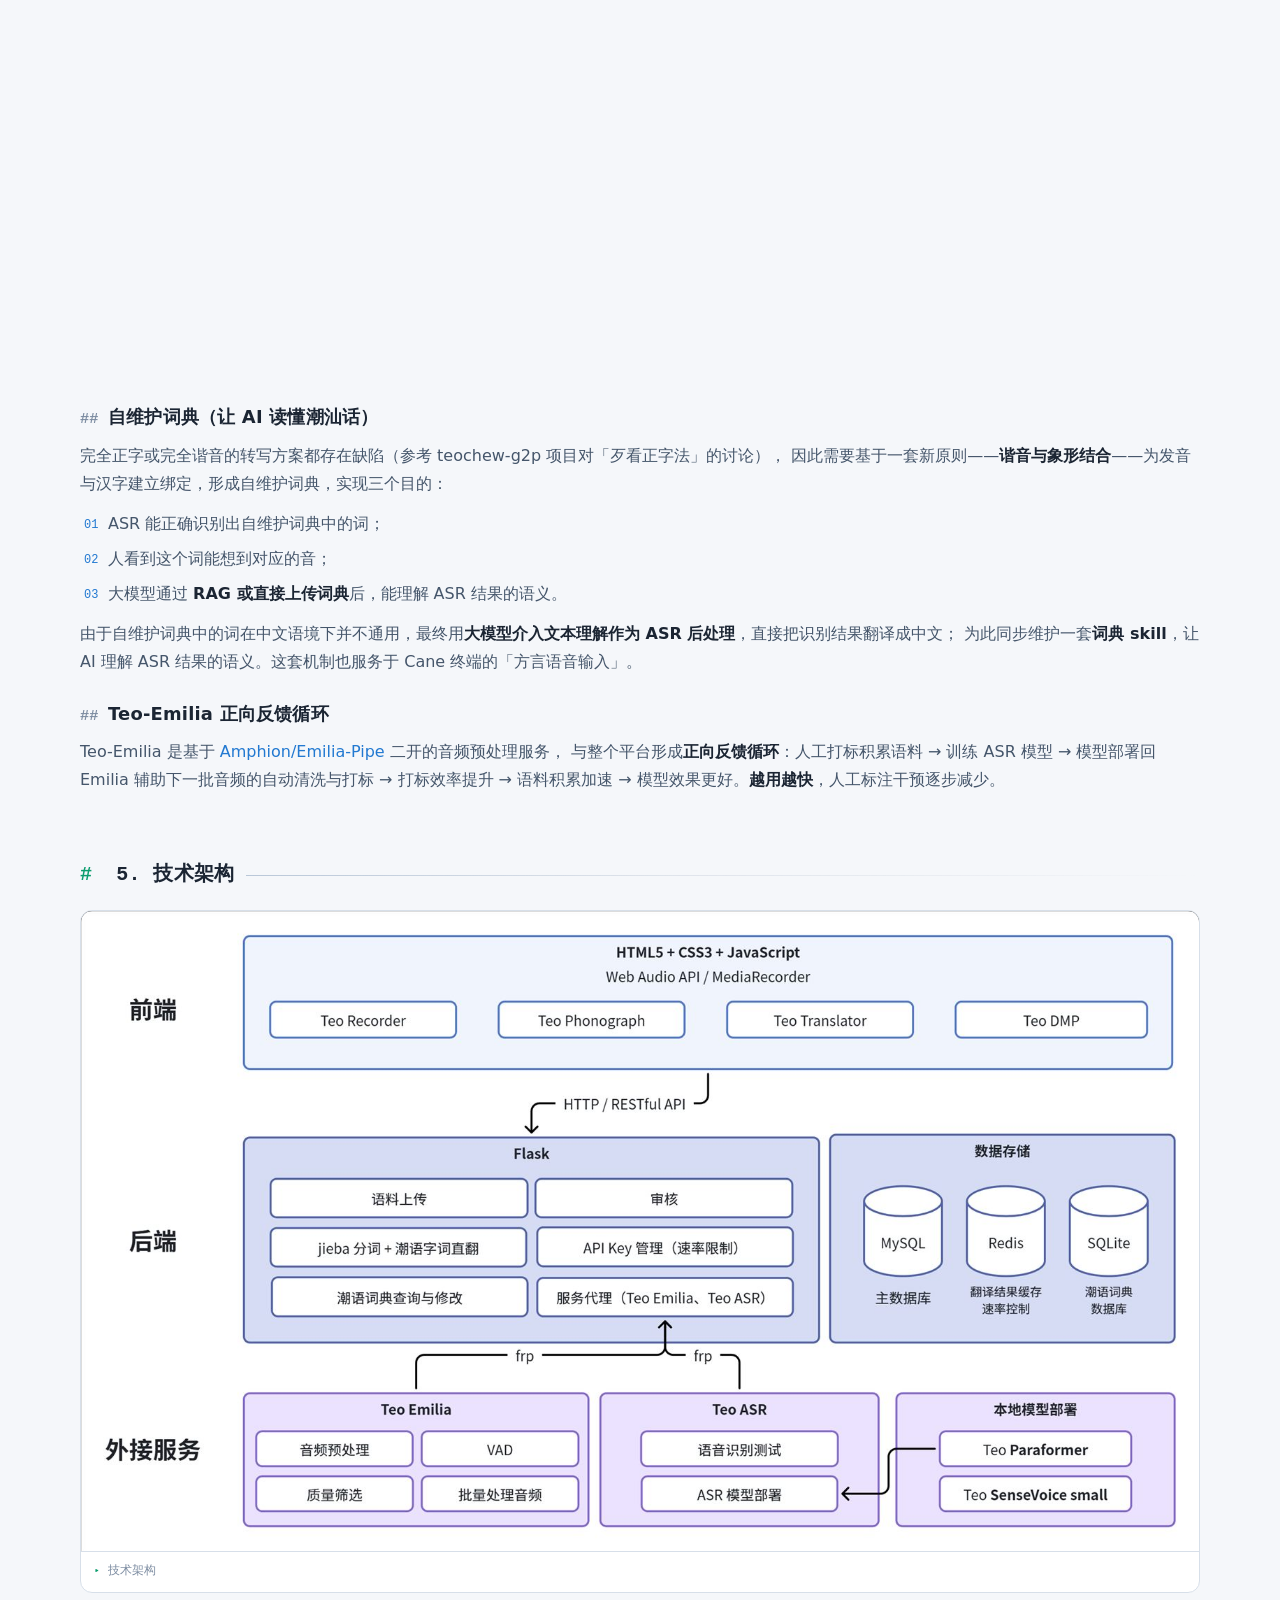
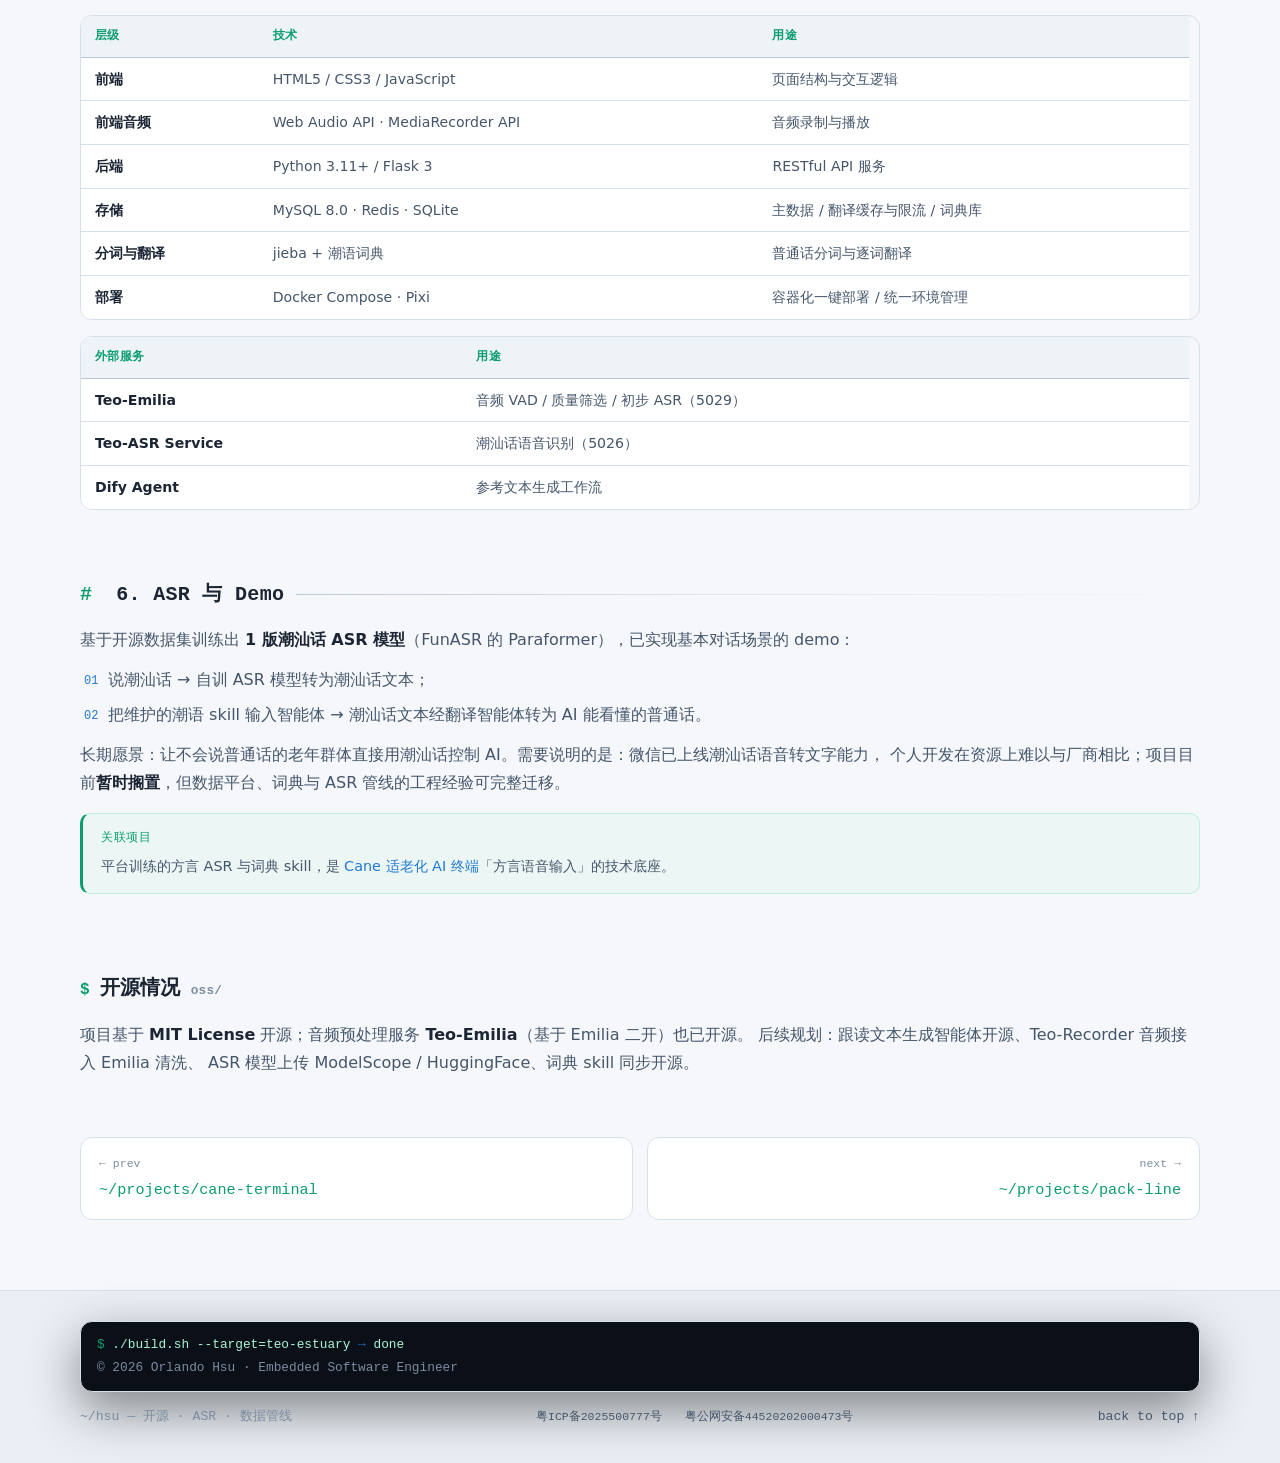
<file: projects/teo-estuary.html>
<!DOCTYPE html>
<html lang="zh-CN">
<head>
<meta charset="UTF-8">
<meta name="viewport" content="width=device-width, initial-scale=1.0">
<title>Teo Estuary 潮汇 · 潮汕话语料平台 · 许博耀</title>
<meta name="description" content="Teo Estuary（潮汇）：开源的潮汕话语音数据收集与标注平台 —— 三大采集模块、TeoDMP 管理后台、自维护词典、Teo-Emilia 预处理服务">
<link rel="icon" type="image/svg+xml" href="../favicon.svg">
<link rel="stylesheet" href="../assets/css/main.css?v=8">
</head>
<body>
<div class="bg-grid"></div>
<div class="bg-glow"></div>

<a class="back-btn" href="../index.html#projects" title="返回项目列表" aria-label="返回项目列表">←</a>

<header class="nav">
  <div class="nav-inner container">
    <a class="brand" href="../index.html"><span class="tilde">~</span>/hsu<span class="cursor">_</span></a>
    <div class="nav-proj"><a href="../index.html#projects">~/projects</a>/<span class="accent">teo-estuary</span></div>
    <button class="theme-toggle" id="theme-toggle" aria-label="切换浅色/深色模式" title="切换主题">
  <svg class="ico-moon" viewBox="0 0 24 24" fill="none" stroke="currentColor" stroke-width="2" stroke-linecap="round" stroke-linejoin="round"><path d="M21 12.79A9 9 0 1 1 11.21 3 7 7 0 0 0 21 12.79z"/></svg>
  <svg class="ico-sun" viewBox="0 0 24 24" fill="none" stroke="currentColor" stroke-width="2" stroke-linecap="round" style="display:none"><circle cx="12" cy="12" r="5"/><path d="M12 1v2M12 21v2M4.22 4.22l1.42 1.42M18.36 18.36l1.42 1.42M1 12h2M21 12h2M4.22 19.78l1.42-1.42M18.36 5.64l1.42-1.42"/></svg>
</button>
  </div>
</header>

<section class="page-hero">
  <div class="container">
    <div class="breadcrumb"><a href="../index.html">~</a>/projects/<span class="here">teo-estuary</span></div>
    <h1>Teo Estuary <span class="thin">潮汇 · 潮汕话语料收集与标注平台</span></h1>
    <p class="lead">
      基于方言场景优化的开源语料平台：通过<b>前端三大采集模块 + TeoDMP 管理后台 + Teo-Emilia 预处理服务</b>，
      高效收集、清洗、标注潮汕话语音数据，用于训练潮汕话 ASR 模型；并围绕<b>自维护词典</b>建立
      「减少训练成本 · 提高打标效率 · AI 可理解」的完整闭环。
    </p>
    <div class="tags">
      <span class="tag grn">开源 · MIT</span><span class="tag">Flask</span><span class="tag">MySQL / Redis</span>
      <span class="tag">Docker</span><span class="tag">ASR</span><span class="tag">数据管线</span>
      <span class="tag">Web Audio API</span>
    </div>
    <div class="meta-row">
      <span>开源地址 <b><a href="https://github.com/OrlandoHsu29/Teo-Estuary" target="_blank" rel="noopener">github.com/OrlandoHsu29/Teo-Estuary ↗</a></b></span>
      <span>协议 <b>MIT</b></span>
      <span>时间 <b>2025.10 – 至今（暂时搁置）</b></span>
    </div>
    <div class="stat-strip">
      <div class="stat"><div class="num">3<small> 模块</small></div><div class="lbl">前端采集：录制 / 上传 / ASR 测试</div></div>
      <div class="stat"><div class="num">1<small> 后台</small></div><div class="lbl">TeoDMP 数据管理（审核/词典/导入导出）</div></div>
      <div class="stat"><div class="num">3<small> 倍</small></div><div class="lbl">数据集生产效率</div></div>
      <div class="stat"><div class="num">1<small> 版</small></div><div class="lbl">自训潮汕话 ASR（FunASR / Paraformer）</div></div>
    </div>
  </div>
</section>

<div class="container">

  <section class="sec" id="sec-1">
  <div class="container" style="padding:0">
    <h2 class="sec-title reveal"><span class="prompt">$</span> 项目介绍 <span class="idx">intro/</span></h2>
    <div class="prose reveal">
      <p>
        <b>Teo Estuary（潮汇）</b>是一个开源的潮汕话语料收集与标注平台。平台名称取 "Estuary"（河口 / 汇流处）之意，
        象征各地的潮汕方言语料在此汇聚。针对方言场景做了大量功能优化，通过该平台可以高效采集大量潮汕话语音数据并完成标注，
        用于训练潮汕话自动语音识别（ASR）模型，推动<b>方言数字化保护与传承</b>。
      </p>
    </div>
    <div class="fig-grid reveal">
      <figure class="shot wide"><img src="../assets/img/teo-home.jpg" alt="Teo Estuary 平台首页" loading="lazy"><figcaption>平台首页 Teo Estuary</figcaption></figure>
    </div>
  </div>
</section>

<section class="sec" id="sec-work">
  <div class="container" style="padding:0">
    <h2 class="sec-title reveal"><span class="prompt">$</span> 工作内容 <span class="idx">core/</span></h2>
    <div class="prose reveal"><p>本项目核心工作包含 6 个部分：</p></div>
  </div>
</section>
<nav class="mod-scroll reveal" id="mod-scroll" aria-label="章节导航">
  <a href="#sec-collect" class="active"><span class="mno">1.</span>语料采集</a>
  <a href="#sec-dmp"><span class="mno">2.</span>TeoDMP 后台</a>
  <a href="#sec-workflow"><span class="mno">3.</span>平台工作流</a>
  <a href="#sec-features"><span class="mno">4.</span>核心特性</a>
  <a href="#sec-arch"><span class="mno">5.</span>技术架构</a>
  <a href="#sec-asr"><span class="mno">6.</span>ASR</a>
</nav>
<section class="sec work-sec" id="sec-collect">
  <div class="container" style="padding:0">
    <h2 class="work-title reveal">1. 语料采集（三大模块）</h2>
    <div class="prose reveal">
      <ul>
        <li><b>Teo Recorder — 人工音频录制</b>：采集者通过浏览器实时录制潮汕话音频。拟物风格录音机界面，提供普通话参考文本，支持空格键快捷录制、实时音量监测与时长进度条，录制完成后可预览并上传。</li>
        <li><b>Teo Phonograph — 音频素材上传</b>：上传已有潮汕话音频文件，由 Teo-Emilia 服务进行 VAD（语音活动检测）、质量筛选和初步 ASR 自动转写。拟物风格 CD 播放器界面，支持批量上传，适合批量采集已有素材。</li>
        <li><b>Teo Translator — ASR 模型效果测试</b>：测试当前版本 ASR 模型的识别效果。拟物风格传呼机界面，按住录音，音频发送至 ASR 服务后以打字机效果展示识别结果，便于开放给他人体验。</li>
      </ul>
    </div>
    <div class="fig-grid reveal">
      <figure class="shot"><img src="../assets/img/teo-recorder.jpg" alt="Teo Recorder 录制界面" loading="lazy"><figcaption>Teo Recorder · 人工音频录制</figcaption></figure>
      <figure class="shot"><img src="../assets/img/teo-phonograph.jpg" alt="Teo Phonograph 上传界面" loading="lazy"><figcaption>Teo Phonograph · 音频素材上传</figcaption></figure>
      <figure class="shot"><img src="../assets/img/teo-translator.jpg" alt="Teo Translator ASR 测试界面" loading="lazy"><figcaption>Teo Translator · ASR 效果测试</figcaption></figure>
    </div>
  </div>
</section>

<section class="sec work-sec" id="sec-dmp">
  <div class="container" style="padding:0">
    <h2 class="work-title reveal">2. TeoDMP 数据后台</h2>
    <div class="prose reveal">
      <p>
        管理后台提供<b>语料审核、词块编辑、数据统计、词典管理、数据导入导出</b>等完整的数据管理功能：
        对 Teo Phonograph 上传的音频进行批量处理与转录，借助 Emilia 服务完成 VAD 和初步 ASR，
        再通过 <b>jieba 分词 + 潮语词典逐词翻译</b>生成标注底稿；支持 <b>API Key 多租户管理</b>与渠道用量追踪。
      </p>
    </div>
    <div class="fig-grid reveal">
      <figure class="shot"><img src="../assets/img/teo-dmp-review.jpg" alt="DMP 数据审核" loading="lazy"><figcaption>DMP · 数据审核 Review</figcaption></figure>
      <figure class="shot"><img src="../assets/img/teo-dmp-dict.jpg" alt="潮语词典查询" loading="lazy"><figcaption>DMP · 潮语词典查询</figcaption></figure>
      <figure class="shot"><img src="../assets/img/teo-dmp-import.jpg" alt="DMP 数据导入" loading="lazy"><figcaption>DMP · 数据导入</figcaption></figure>
      <figure class="shot"><img src="../assets/img/teo-dmp-export.jpg" alt="DMP 数据导出" loading="lazy"><figcaption>DMP · 数据导出</figcaption></figure>
      <figure class="shot"><img src="../assets/img/teo-dmp-apikey.jpg" alt="API Key 管理" loading="lazy"><figcaption>DMP · API Key 多租户管理</figcaption></figure>
    </div>
  </div>
</section>

<section class="sec work-sec" id="sec-workflow">
  <div class="container" style="padding:0">
    <h2 class="work-title reveal">3. 平台工作流</h2>
    <div class="fig-grid reveal">
      <figure class="shot"><img src="../assets/img/teo-workflow.jpg" alt="Teo-Estuary 平台工作流" loading="lazy"><figcaption>Teo-Estuary 平台工作流</figcaption></figure>
      <figure class="shot"><img src="../assets/img/teo-dmp-workflow.jpg" alt="Teo-DMP 工作流" loading="lazy"><figcaption>Teo-DMP 数据处理工作流</figcaption></figure>
    </div>
  </div>
</section>

<section class="sec work-sec" id="sec-features">
  <div class="container" style="padding:0">
    <h2 class="work-title reveal">4. 核心特性</h2>
    <div class="prose reveal">
      <h3>自维护词典（让 AI 读懂潮汕话）</h3>
      <p>完全正字或完全谐音的转写方案都存在缺陷（参考 teochew-g2p 项目对「歹看正字法」的讨论），
        因此需要基于一套新原则——<b>谐音与象形结合</b>——为发音与汉字建立绑定，形成自维护词典，实现三个目的：</p>
      <ol>
        <li>ASR 能正确识别出自维护词典中的词；</li>
        <li>人看到这个词能想到对应的音；</li>
        <li>大模型通过 <b>RAG 或直接上传词典</b>后，能理解 ASR 结果的语义。</li>
      </ol>
      <p>由于自维护词典中的词在中文语境下并不通用，最终用<b>大模型介入文本理解作为 ASR 后处理</b>，直接把识别结果翻译成中文；
        为此同步维护一套<b>词典 skill</b>，让 AI 理解 ASR 结果的语义。这套机制也服务于 Cane 终端的「方言语音输入」。</p>
      <h3>Teo-Emilia 正向反馈循环</h3>
      <p>Teo-Emilia 是基于 <a href="https://github.com/open-mmlab/Amphion/tree/main/preprocessors/Emilia" target="_blank" rel="noopener">Amphion/Emilia-Pipe</a> 二开的音频预处理服务，
        与整个平台形成<b>正向反馈循环</b>：人工打标积累语料 → 训练 ASR 模型 → 模型部署回 Emilia 辅助下一批音频的自动清洗与打标
        → 打标效率提升 → 语料积累加速 → 模型效果更好。<b>越用越快</b>，人工标注干预逐步减少。</p>
    </div>
  </div>
</section>

<section class="sec work-sec" id="sec-arch">
  <div class="container" style="padding:0">
    <h2 class="work-title reveal">5. 技术架构</h2>
    <div class="fig-grid reveal">
      <figure class="shot wide"><img src="../assets/img/teo-arch.jpg" alt="技术架构图" loading="lazy"><figcaption>技术架构</figcaption></figure>
    </div>
    <div class="tbl-wrap reveal">
      <table class="term-table">
        <tr><th>层级</th><th>技术</th><th>用途</th></tr>
        <tr><td><b>前端</b></td><td>HTML5 / CSS3 / JavaScript</td><td>页面结构与交互逻辑</td></tr>
        <tr><td><b>前端音频</b></td><td>Web Audio API · MediaRecorder API</td><td>音频录制与播放</td></tr>
        <tr><td><b>后端</b></td><td>Python 3.11+ / Flask 3</td><td>RESTful API 服务</td></tr>
        <tr><td><b>存储</b></td><td>MySQL 8.0 · Redis · SQLite</td><td>主数据 / 翻译缓存与限流 / 词典库</td></tr>
        <tr><td><b>分词与翻译</b></td><td>jieba + 潮语词典</td><td>普通话分词与逐词翻译</td></tr>
        <tr><td><b>部署</b></td><td>Docker Compose · Pixi</td><td>容器化一键部署 / 统一环境管理</td></tr>
      </table>
    </div>
    <div class="tbl-wrap reveal">
      <table class="term-table">
        <tr><th>外部服务</th><th>用途</th></tr>
        <tr><td><b>Teo-Emilia</b></td><td>音频 VAD / 质量筛选 / 初步 ASR（5029）</td></tr>
        <tr><td><b>Teo-ASR Service</b></td><td>潮汕话语音识别（5026）</td></tr>
        <tr><td><b>Dify Agent</b></td><td>参考文本生成工作流</td></tr>
      </table>
    </div>
  </div>
</section>

<section class="sec work-sec" id="sec-asr">
  <div class="container" style="padding:0">
    <h2 class="work-title reveal">6. ASR 与 Demo</h2>
    <div class="prose reveal">
      <p>基于开源数据集训练出 <b>1 版潮汕话 ASR 模型</b>（FunASR 的 Paraformer），已实现基本对话场景的 demo：</p>
      <ol>
        <li>说潮汕话 → 自训 ASR 模型转为潮汕话文本；</li>
        <li>把维护的潮语 skill 输入智能体 → 潮汕话文本经翻译智能体转为 AI 能看懂的普通话。</li>
      </ol>
      <p>长期愿景：让不会说普通话的老年群体直接用潮汕话控制 AI。需要说明的是：微信已上线潮汕话语音转文字能力，
        个人开发在资源上难以与厂商相比；项目目前<b>暂时搁置</b>，但数据平台、词典与 ASR 管线的工程经验可完整迁移。</p>
      <div class="callout reveal" style="margin-top:16px"><span class="t">关联项目</span>平台训练的方言 ASR 与词典 skill，是 <a href="cane-terminal.html">Cane 适老化 AI 终端</a>「方言语音输入」的技术底座。</div>
    </div>
  </div>
</section>

<section class="sec" id="sec-8">
  <div class="container" style="padding:0">
    <h2 class="sec-title reveal"><span class="prompt">$</span> 开源情况 <span class="idx">oss/</span></h2>
    <div class="prose reveal">
      <p>项目基于 <b>MIT License</b> 开源；音频预处理服务 <b>Teo-Emilia</b>（基于 Emilia 二开）也已开源。
        后续规划：跟读文本生成智能体开源、Teo-Recorder 音频接入 Emilia 清洗、
        ASR 模型上传 ModelScope / HuggingFace、词典 skill 同步开源。</p>
    </div>
  </div>
</section>

<div class="pager reveal">
  <a href="cane-terminal.html"><div class="dir">← prev</div><div class="name">~/projects/cane-terminal</div></a>
  <a class="next" href="pack-line.html"><div class="dir">next →</div><div class="name">~/projects/pack-line</div></a>
</div>
</div>

<footer class="footer">
  <div class="container footer-inner">
    <div class="term">
      <div class="term-body">
        <div class="line"><span class="ok">$</span> ./build.sh --target=teo-estuary <span class="info">→</span> done</div>
        <div class="line dim">© <span id="year">2026</span> Orlando Hsu · Embedded Software Engineer</div>
      </div>
    </div>
    <div class="cols">
      <div class="copy">~/hsu — 开源 · ASR · 数据管线</div>
      <div class="copy filing" aria-label="网站备案信息"><a href="https://beian.miit.gov.cn/" target="_blank" rel="noopener noreferrer">粤ICP备2025500777号</a><span class="filing-sep">·</span><a href="https://beian.mps.gov.cn/#/query/webSearch?code=44520202000473" target="_blank" rel="noopener noreferrer">粤公网安备44520202000473号</a></div>
      <div class="copy"><a href="#top">back to top ↑</a></div>
    </div>
  </div>
</footer>

<script src="../assets/js/main.js?v=7"></script>
</body>
</html>
</file>
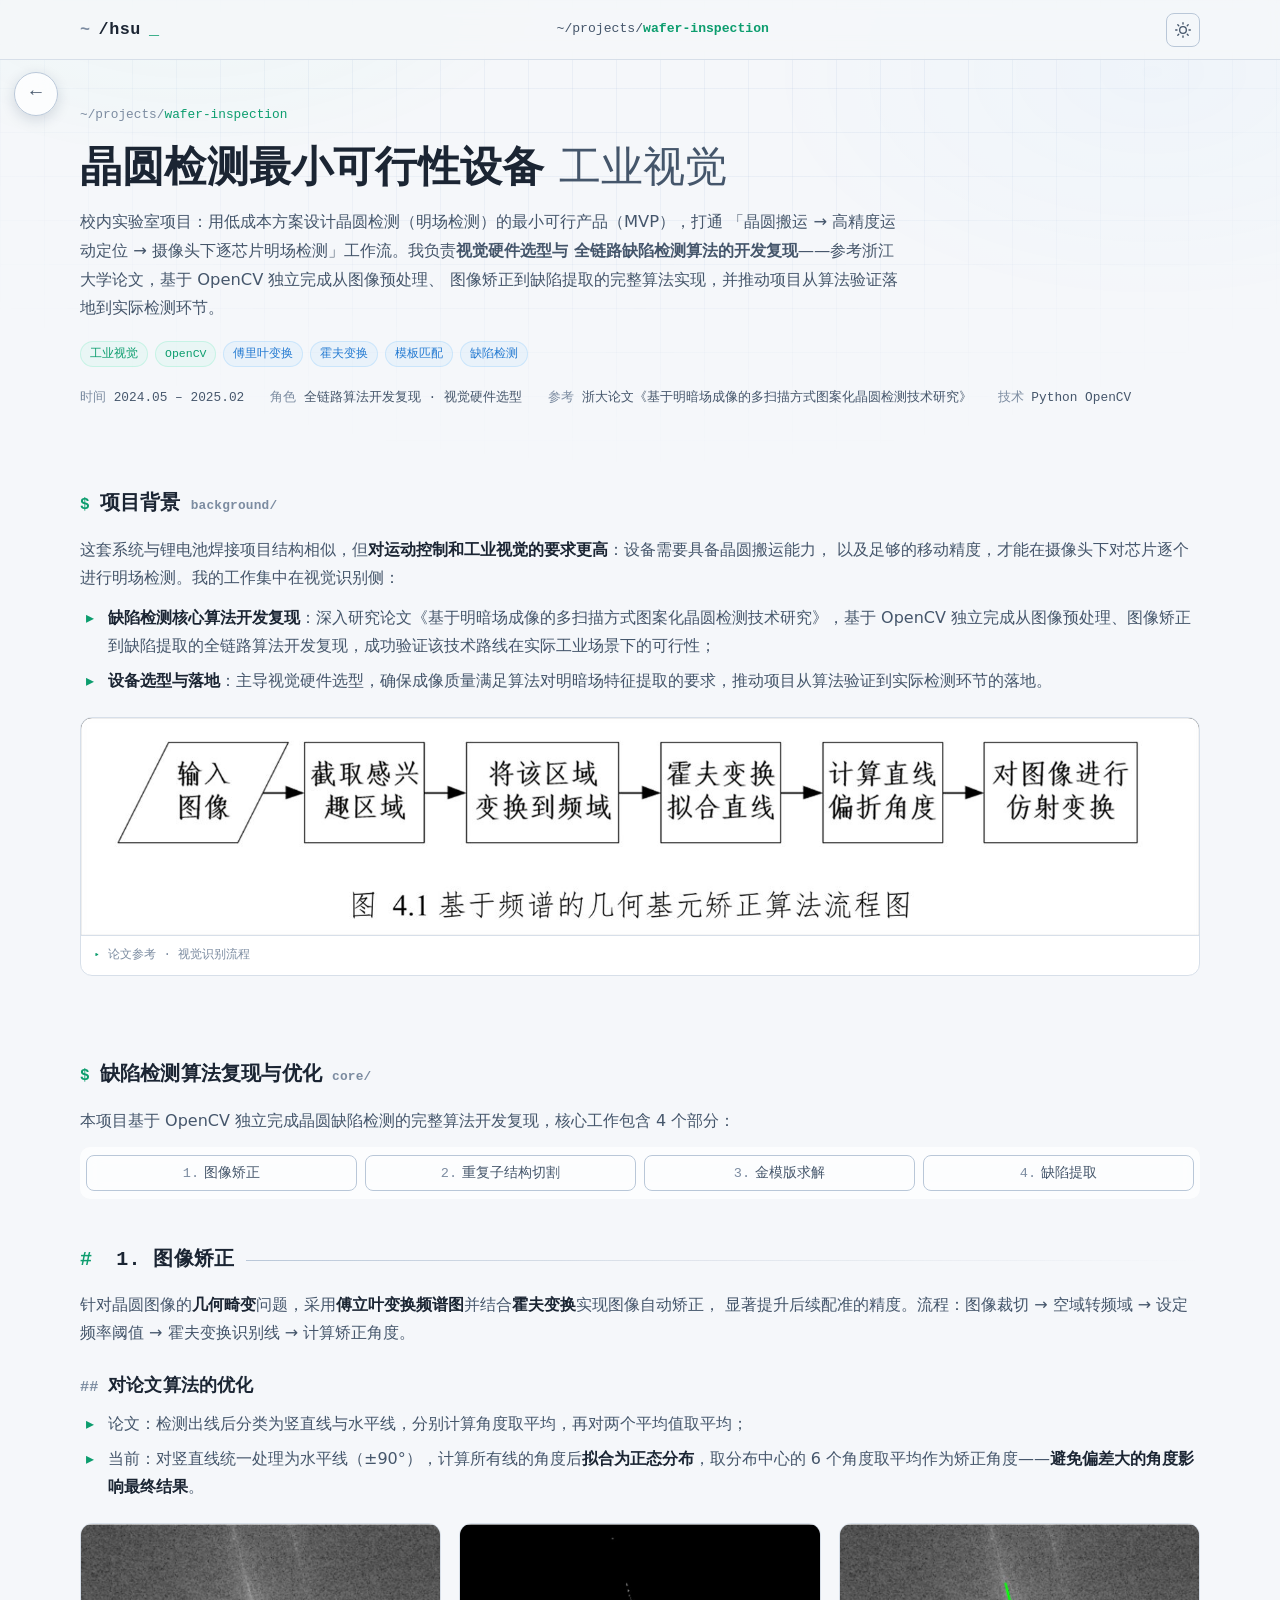
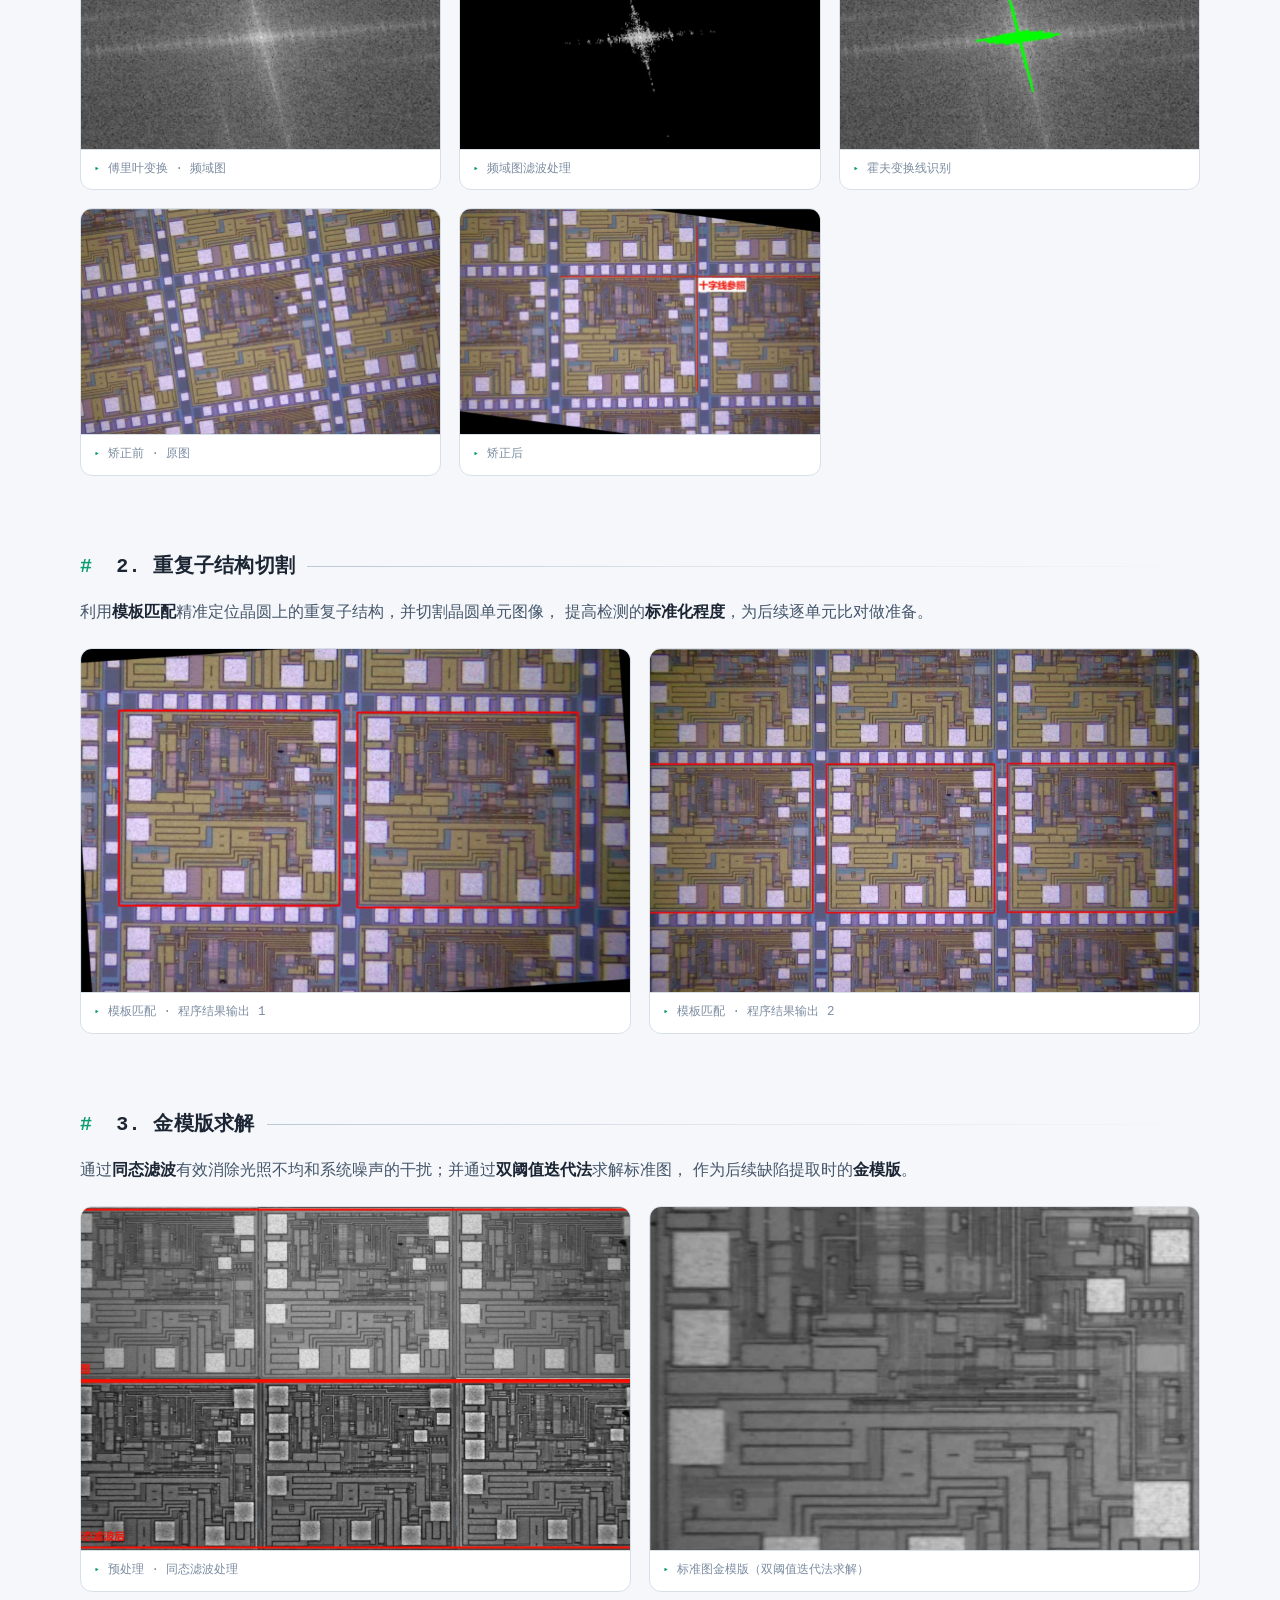
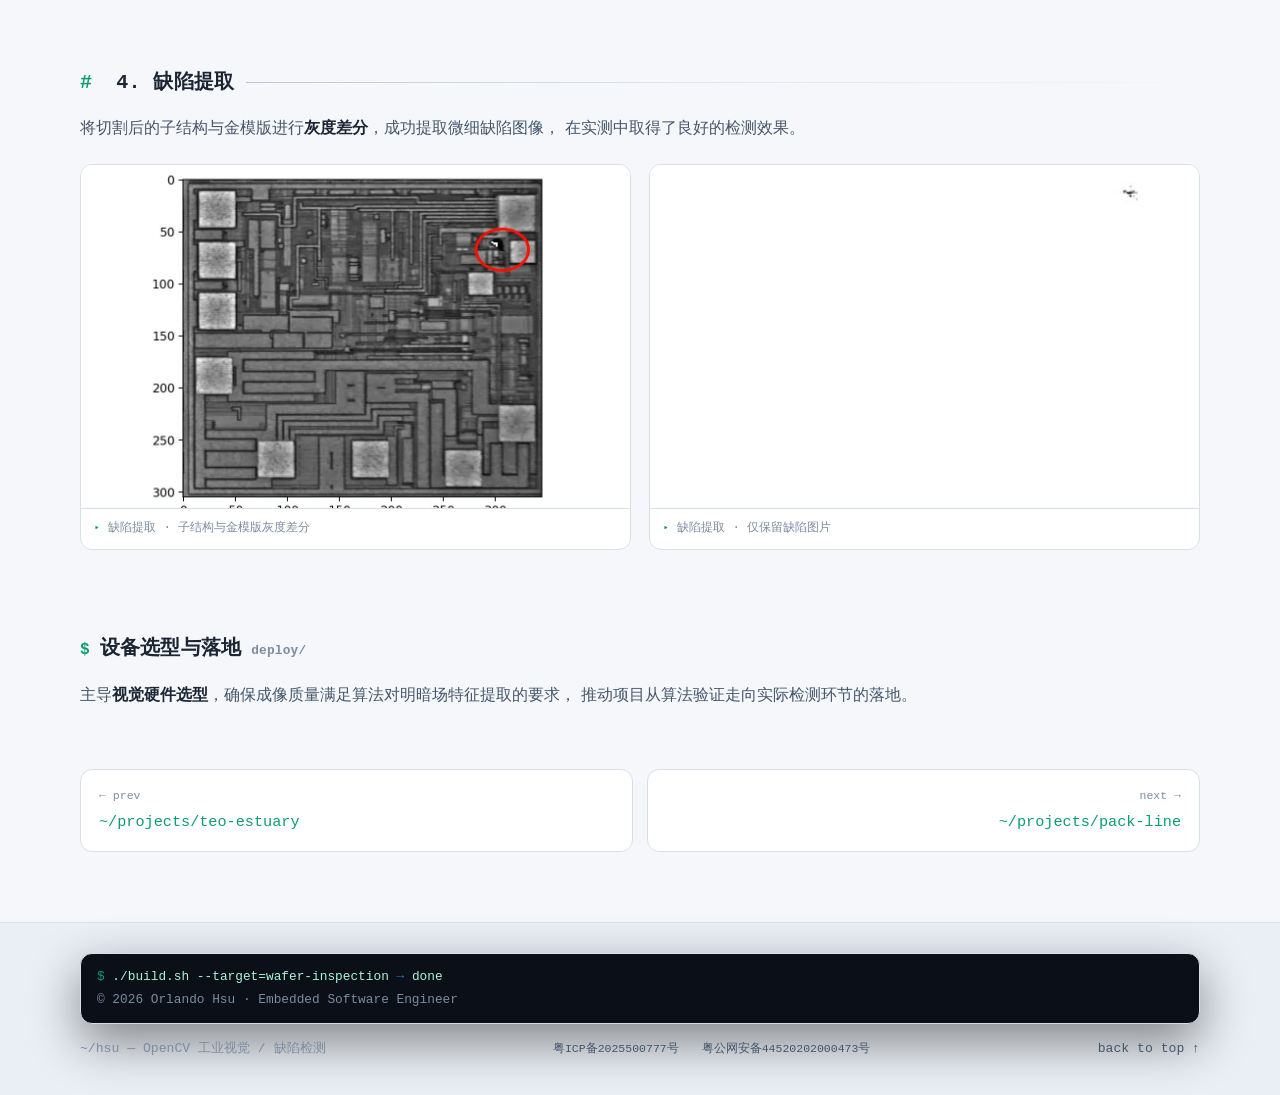
<file: projects/wafer-inspection.html>
<!DOCTYPE html>
<html lang="zh-CN">
<head>
<meta charset="UTF-8">
<meta name="viewport" content="width=device-width, initial-scale=1.0">
<title>晶圆检测 MVP · 许博耀</title>
<meta name="description" content="晶圆检测 MVP：低成本明场检测设备 —— 复现并优化浙大论文算法，傅里叶矫正、模板匹配、缺陷提取">
<link rel="icon" type="image/svg+xml" href="../favicon.svg">
<link rel="stylesheet" href="../assets/css/main.css?v=8">
</head>
<body>
<div class="bg-grid"></div>
<div class="bg-glow"></div>

<a class="back-btn" href="../index.html#projects" title="返回项目列表" aria-label="返回项目列表">←</a>

<header class="nav">
  <div class="nav-inner container">
    <a class="brand" href="../index.html"><span class="tilde">~</span>/hsu<span class="cursor">_</span></a>
    <div class="nav-proj"><a href="../index.html#projects">~/projects</a>/<span class="accent">wafer-inspection</span></div>
    <button class="theme-toggle" id="theme-toggle" aria-label="切换浅色/深色模式" title="切换主题">
  <svg class="ico-moon" viewBox="0 0 24 24" fill="none" stroke="currentColor" stroke-width="2" stroke-linecap="round" stroke-linejoin="round"><path d="M21 12.79A9 9 0 1 1 11.21 3 7 7 0 0 0 21 12.79z"/></svg>
  <svg class="ico-sun" viewBox="0 0 24 24" fill="none" stroke="currentColor" stroke-width="2" stroke-linecap="round" style="display:none"><circle cx="12" cy="12" r="5"/><path d="M12 1v2M12 21v2M4.22 4.22l1.42 1.42M18.36 18.36l1.42 1.42M1 12h2M21 12h2M4.22 19.78l1.42-1.42M18.36 5.64l1.42-1.42"/></svg>
</button>
  </div>
</header>

<section class="page-hero">
  <div class="container">
    <div class="breadcrumb"><a href="../index.html">~</a>/projects/<span class="here">wafer-inspection</span></div>
    <h1>晶圆检测最小可行性设备 <span class="thin">工业视觉</span></h1>
    <p class="lead">
      校内实验室项目：用低成本方案设计晶圆检测（明场检测）的最小可行产品（MVP），打通
      「晶圆搬运 → 高精度运动定位 → 摄像头下逐芯片明场检测」工作流。我负责<b>视觉硬件选型与
      全链路缺陷检测算法的开发复现</b>——参考浙江大学论文，基于 OpenCV 独立完成从图像预处理、
      图像矫正到缺陷提取的完整算法实现，并推动项目从算法验证落地到实际检测环节。
    </p>
    <div class="tags">
      <span class="tag grn">工业视觉</span><span class="tag grn">OpenCV</span><span class="tag">傅里叶变换</span>
      <span class="tag">霍夫变换</span><span class="tag">模板匹配</span><span class="tag">缺陷检测</span>
    </div>
    <div class="meta-row">
      <span>时间 <b>2024.05 – 2025.02</b></span>
      <span>角色 <b>全链路算法开发复现 · 视觉硬件选型</b></span>
      <span>参考 <b>浙大论文《基于明暗场成像的多扫描方式图案化晶圆检测技术研究》</b></span>
      <span>技术 <b>Python OpenCV</b></span>
    </div>
  </div>
</section>

<div class="container">

  <section class="sec" id="sec-1">
  <div class="container" style="padding:0">
    <h2 class="sec-title reveal"><span class="prompt">$</span> 项目背景 <span class="idx">background/</span></h2>
    <div class="prose reveal">
      <p>这套系统与锂电池焊接项目结构相似，但<b>对运动控制和工业视觉的要求更高</b>：设备需要具备晶圆搬运能力，
        以及足够的移动精度，才能在摄像头下对芯片逐个进行明场检测。我的工作集中在视觉识别侧：</p>
      <ul>
        <li><b>缺陷检测核心算法开发复现</b>：深入研究论文《基于明暗场成像的多扫描方式图案化晶圆检测技术研究》，基于 OpenCV 独立完成从图像预处理、图像矫正到缺陷提取的全链路算法开发复现，成功验证该技术路线在实际工业场景下的可行性；</li>
        <li><b>设备选型与落地</b>：主导视觉硬件选型，确保成像质量满足算法对明暗场特征提取的要求，推动项目从算法验证到实际检测环节的落地。</li>
      </ul>
    </div>
    <div class="fig-grid reveal">
      <figure class="shot wide"><img src="../assets/img/wafer-paper-flow.jpg" alt="论文参考的视觉识别流程" loading="lazy"><figcaption>论文参考 · 视觉识别流程</figcaption></figure>
    </div>
  </div>
</section>

<section class="sec" id="sec-work">
  <div class="container" style="padding:0">
    <h2 class="sec-title reveal"><span class="prompt">$</span> 缺陷检测算法复现与优化 <span class="idx">core/</span></h2>
    <div class="prose reveal"><p>本项目基于 OpenCV 独立完成晶圆缺陷检测的完整算法开发复现，核心工作包含 4 个部分：</p></div>
  </div>
</section>
<nav class="mod-scroll reveal" id="mod-scroll" aria-label="章节导航">
  <a href="#sec-rectify"  class="active"><span class="mno">1.</span>图像矫正</a>
  <a href="#sec-cut"><span class="mno">2.</span>重复子结构切割</a>
  <a href="#sec-gold"><span class="mno">3.</span>金模版求解</a>
  <a href="#sec-defect"><span class="mno">4.</span>缺陷提取</a>
</nav>
<section class="sec work-sec" id="sec-rectify">
  <div class="container" style="padding:0">
    <h2 class="work-title reveal">1. 图像矫正</h2>
    <div class="prose reveal">
      <p>针对晶圆图像的<b>几何畸变</b>问题，采用<b>傅立叶变换频谱图</b>并结合<b>霍夫变换</b>实现图像自动矫正，
        显著提升后续配准的精度。流程：图像裁切 → 空域转频域 → 设定频率阈值 → 霍夫变换识别线 → 计算矫正角度。</p>
      <h3>对论文算法的优化</h3>
      <ul>
        <li>论文：检测出线后分类为竖直线与水平线，分别计算角度取平均，再对两个平均值取平均；</li>
        <li>当前：对竖直线统一处理为水平线（±90°），计算所有线的角度后<b>拟合为正态分布</b>，取分布中心的 6 个角度取平均作为矫正角度——<b>避免偏差大的角度影响最终结果</b>。</li>
      </ul>
    </div>
    <div class="fig-grid reveal">
      <figure class="shot"><img src="../assets/img/wafer-fft.jpg" alt="频域图" loading="lazy"><figcaption>傅里叶变换 · 频域图</figcaption></figure>
      <figure class="shot"><img src="../assets/img/wafer-fft-filtered.jpg" alt="频域图滤波处理" loading="lazy"><figcaption>频域图滤波处理</figcaption></figure>
      <figure class="shot"><img src="../assets/img/wafer-hough-lines.jpg" alt="霍夫变换线识别" loading="lazy"><figcaption>霍夫变换线识别</figcaption></figure>
      <figure class="shot"><img src="../assets/img/wafer-correct-orig.jpg" alt="矫正前原图" loading="lazy"><figcaption>矫正前 · 原图</figcaption></figure>
      <figure class="shot"><img src="../assets/img/wafer-correct-result.jpg" alt="矫正后结果" loading="lazy"><figcaption>矫正后</figcaption></figure>
    </div>
  </div>
</section>

<section class="sec work-sec" id="sec-cut">
  <div class="container" style="padding:0">
    <h2 class="work-title reveal">2. 重复子结构切割</h2>
    <div class="prose reveal">
      <p>利用<b>模板匹配</b>精准定位晶圆上的重复子结构，并切割晶圆单元图像，
        提高检测的<b>标准化程度</b>，为后续逐单元比对做准备。</p>
    </div>
    <div class="fig-grid reveal">
      <figure class="shot"><img src="../assets/img/wafer-match-out1.jpg" alt="模板匹配程序结果输出1" loading="lazy"><figcaption>模板匹配 · 程序结果输出 1</figcaption></figure>
      <figure class="shot"><img src="../assets/img/wafer-match-out2.jpg" alt="模板匹配程序结果输出2" loading="lazy"><figcaption>模板匹配 · 程序结果输出 2</figcaption></figure>
    </div>
  </div>
</section>

<section class="sec work-sec" id="sec-gold">
  <div class="container" style="padding:0">
    <h2 class="work-title reveal">3. 金模版求解</h2>
    <div class="prose reveal">
      <p>通过<b>同态滤波</b>有效消除光照不均和系统噪声的干扰；并通过<b>双阈值迭代法</b>求解标准图，
        作为后续缺陷提取时的<b>金模版</b>。</p>
    </div>
    <div class="fig-grid reveal">
      <figure class="shot"><img src="../assets/img/wafer-homomorphic.jpg" alt="同态滤波处理" loading="lazy"><figcaption>预处理 · 同态滤波处理</figcaption></figure>
      <figure class="shot"><img src="../assets/img/wafer-gold-template.jpg" alt="金模板" loading="lazy"><figcaption>标准图金模版（双阈值迭代法求解）</figcaption></figure>
    </div>
  </div>
</section>

<section class="sec work-sec" id="sec-defect">
  <div class="container" style="padding:0">
    <h2 class="work-title reveal">4. 缺陷提取</h2>
    <div class="prose reveal">
      <p>将切割后的子结构与金模版进行<b>灰度差分</b>，成功提取微细缺陷图像，
        在实测中取得了良好的检测效果。</p>
    </div>
    <div class="fig-grid reveal">
      <figure class="shot"><img src="../assets/img/wafer-defect-diff.jpg" alt="样例与金模板差分" loading="lazy"><figcaption>缺陷提取 · 子结构与金模版灰度差分</figcaption></figure>
      <figure class="shot"><img src="../assets/img/wafer-defect-only.jpg" alt="仅保留缺陷图片" loading="lazy"><figcaption>缺陷提取 · 仅保留缺陷图片</figcaption></figure>
    </div>
  </div>
</section>

<section class="sec" id="sec-7">
  <div class="container" style="padding:0">
    <h2 class="sec-title reveal"><span class="prompt">$</span> 设备选型与落地 <span class="idx">deploy/</span></h2>
    <div class="prose reveal">
      <p>主导<b>视觉硬件选型</b>，确保成像质量满足算法对明暗场特征提取的要求，
        推动项目从算法验证走向实际检测环节的落地。</p>
    </div>
  </div>
</section>

<div class="pager reveal">
  <a href="teo-estuary.html"><div class="dir">← prev</div><div class="name">~/projects/teo-estuary</div></a>
  <a class="next" href="pack-line.html"><div class="dir">next →</div><div class="name">~/projects/pack-line</div></a>
</div>
</div>

<footer class="footer">
  <div class="container footer-inner">
    <div class="term">
      <div class="term-body">
        <div class="line"><span class="ok">$</span> ./build.sh --target=wafer-inspection <span class="info">→</span> done</div>
        <div class="line dim">© <span id="year">2026</span> Orlando Hsu · Embedded Software Engineer</div>
      </div>
    </div>
    <div class="cols">
      <div class="copy">~/hsu — OpenCV 工业视觉 / 缺陷检测</div>
      <div class="copy filing" aria-label="网站备案信息"><a href="https://beian.miit.gov.cn/" target="_blank" rel="noopener noreferrer">粤ICP备2025500777号</a><span class="filing-sep">·</span><a href="https://beian.mps.gov.cn/#/query/webSearch?code=44520202000473" target="_blank" rel="noopener noreferrer">粤公网安备44520202000473号</a></div>
      <div class="copy"><a href="#top">back to top ↑</a></div>
    </div>
  </div>
</footer>

<script src="../assets/js/main.js?v=7"></script>
</body>
</html>
</file>
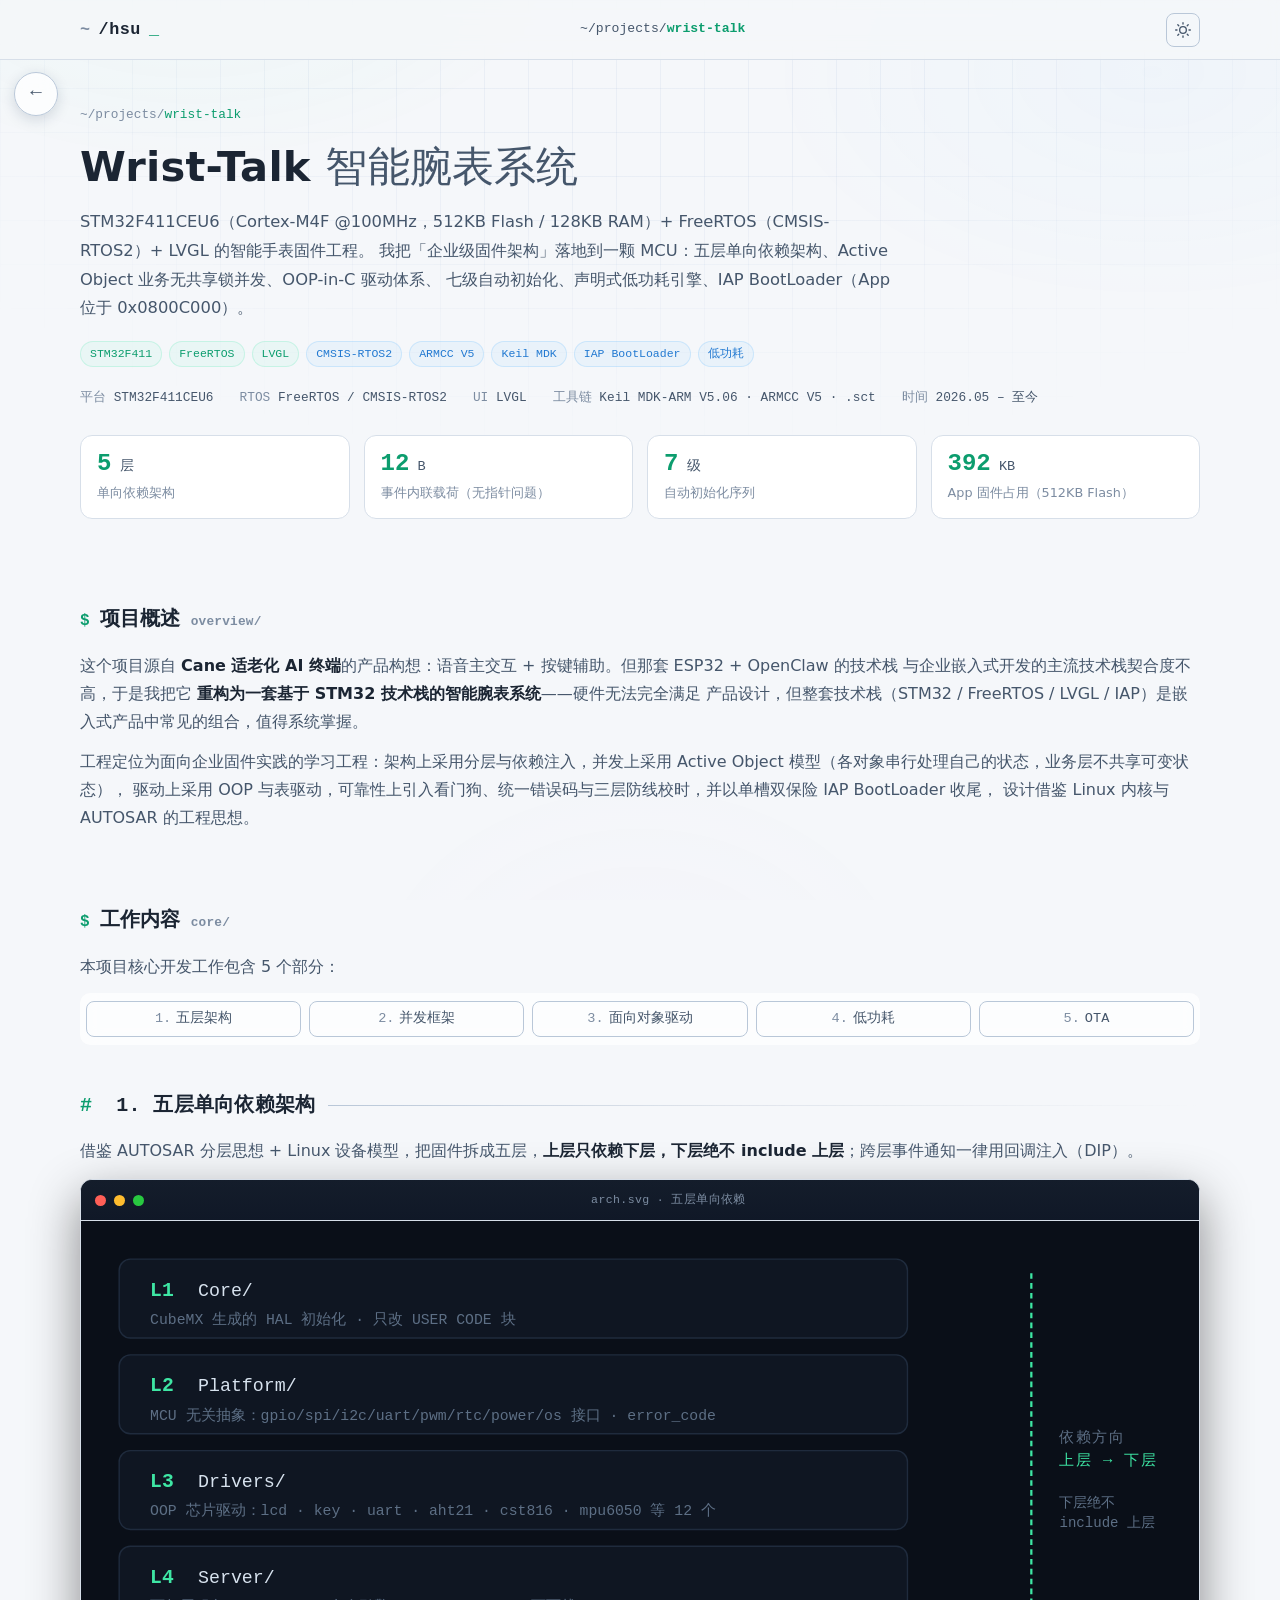
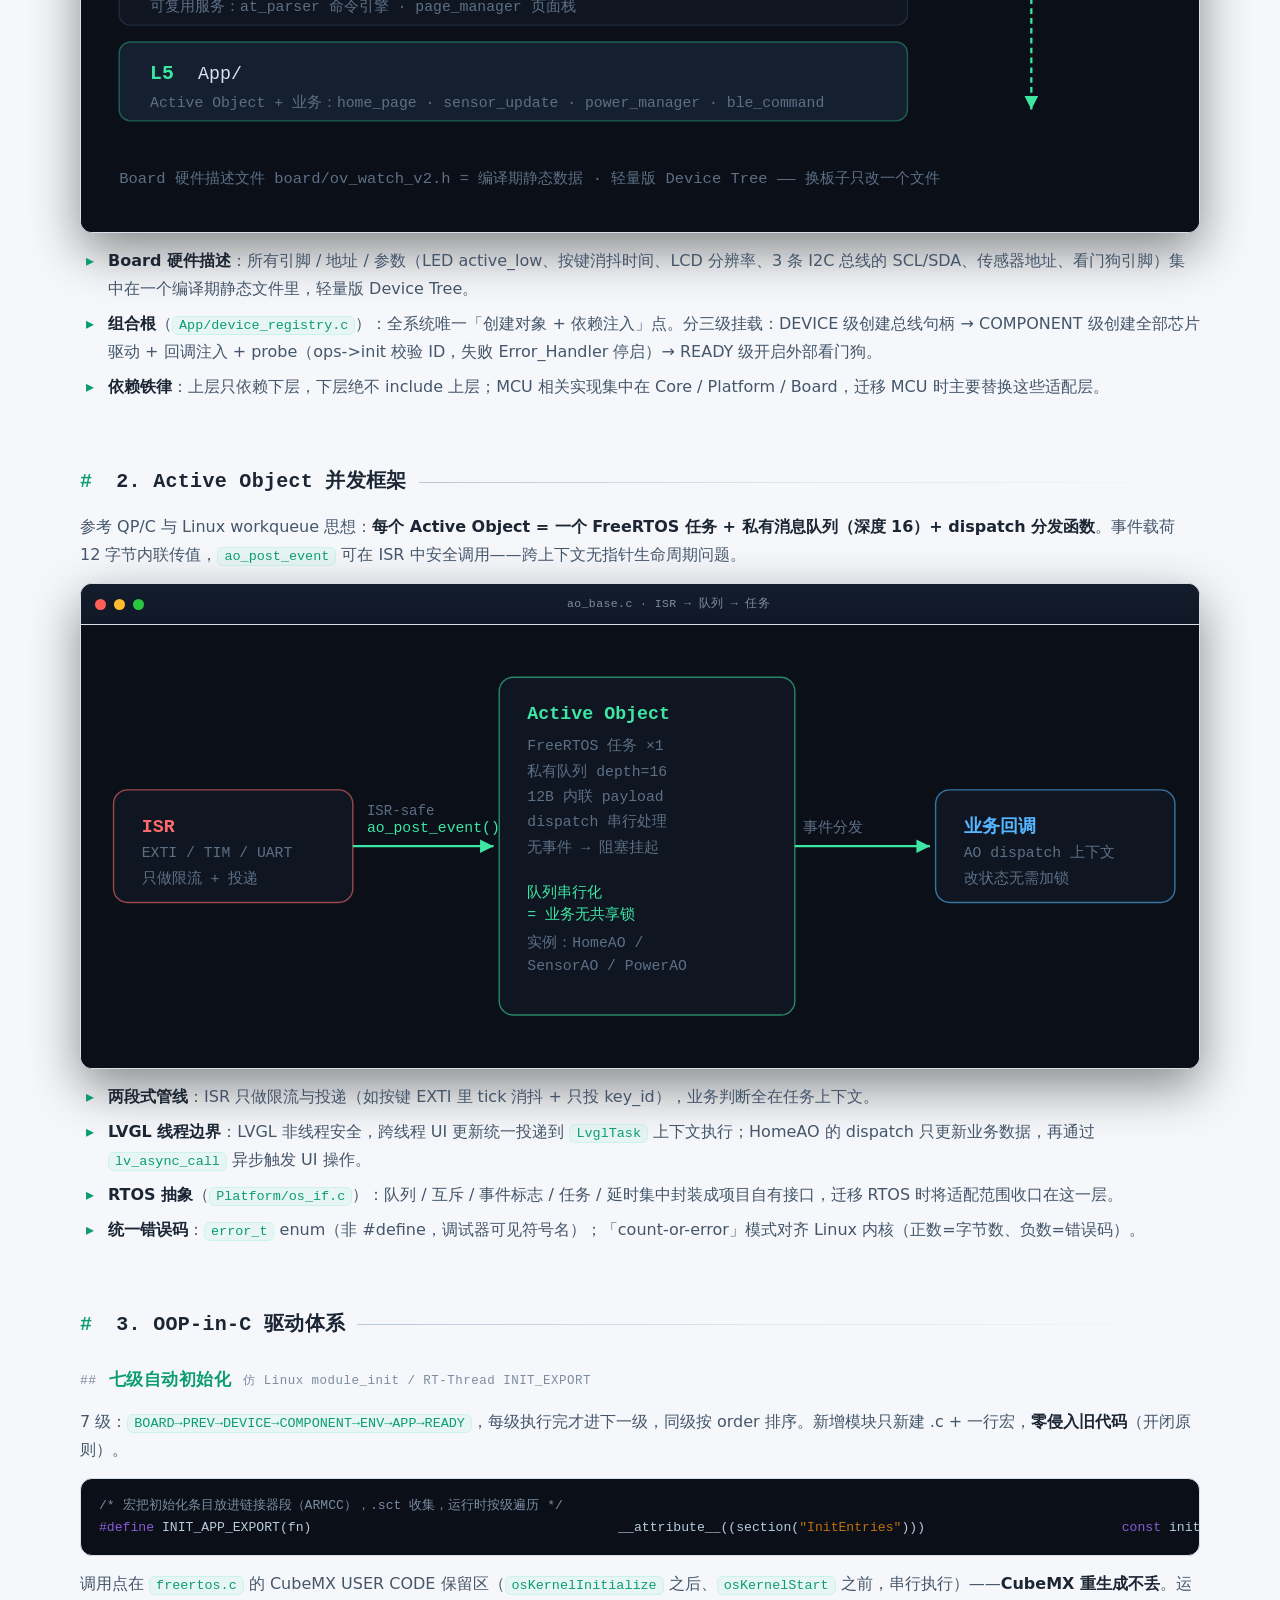
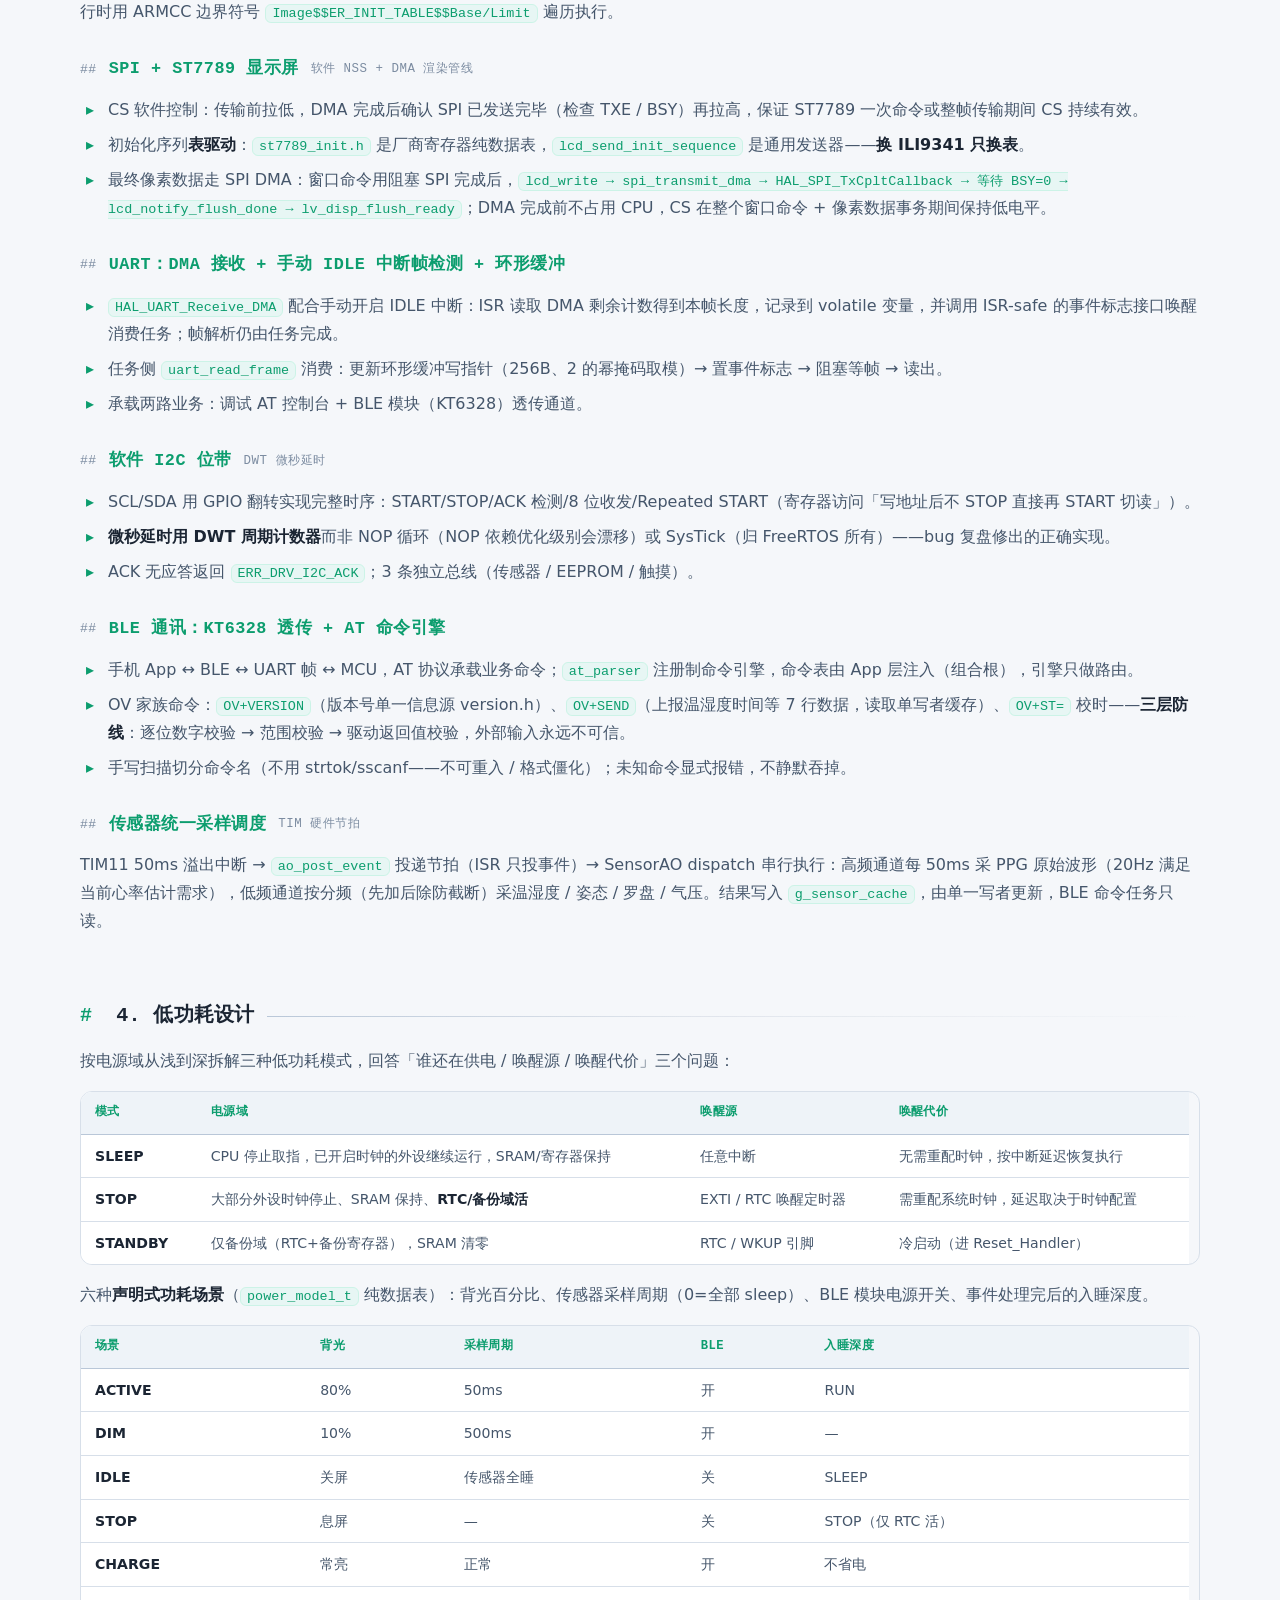
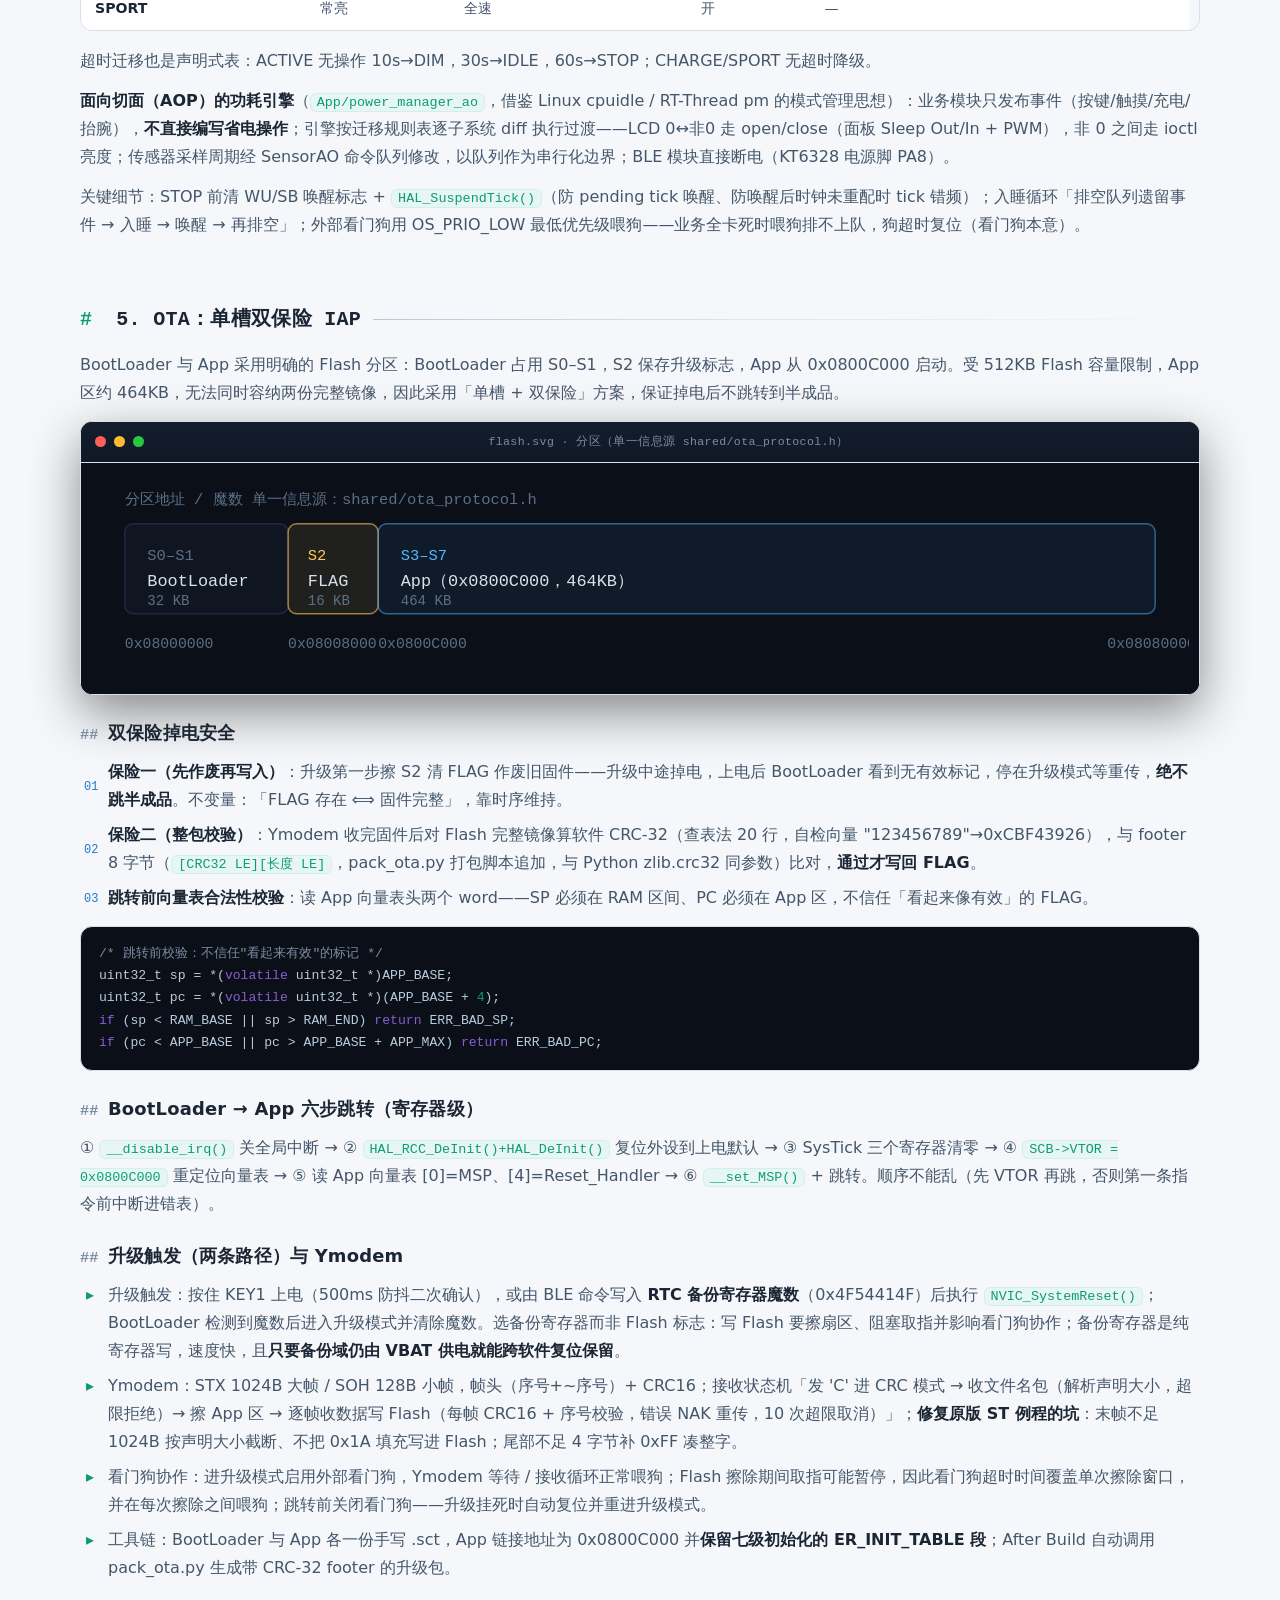
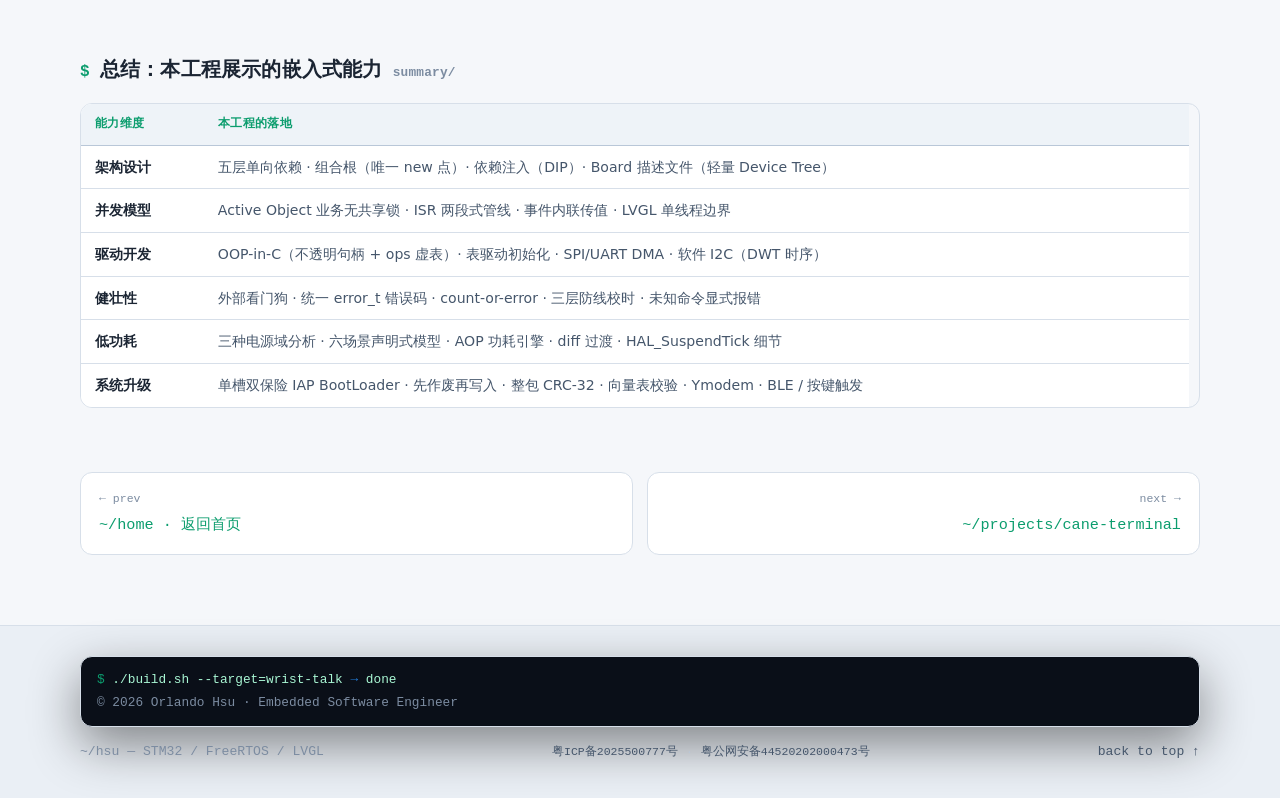
<file: projects/wrist-talk.html>
<!DOCTYPE html>
<html lang="zh-CN">
<head>
<meta charset="UTF-8">
<meta name="viewport" content="width=device-width, initial-scale=1.0">
<title>Wrist-Talk 智能腕表固件 · 许博耀</title>
<meta name="description" content="Wrist-Talk：STM32F411 + FreeRTOS + LVGL 智能腕表固件 —— 五层架构、Active Object 并发、OOP-in-C 驱动、低功耗与 OTA">
<link rel="icon" type="image/svg+xml" href="../favicon.svg">
<link rel="stylesheet" href="../assets/css/main.css?v=8">
</head>
<body>
<div class="bg-grid"></div>
<div class="bg-glow"></div>

<a class="back-btn" href="../index.html#projects" title="返回项目列表" aria-label="返回项目列表">←</a>

<header class="nav">
  <div class="nav-inner container">
    <a class="brand" href="../index.html"><span class="tilde">~</span>/hsu<span class="cursor">_</span></a>
    <div class="nav-proj"><a href="../index.html#projects">~/projects</a>/<span class="accent">wrist-talk</span></div>
    <button class="theme-toggle" id="theme-toggle" aria-label="切换浅色/深色模式" title="切换主题">
  <svg class="ico-moon" viewBox="0 0 24 24" fill="none" stroke="currentColor" stroke-width="2" stroke-linecap="round" stroke-linejoin="round"><path d="M21 12.79A9 9 0 1 1 11.21 3 7 7 0 0 0 21 12.79z"/></svg>
  <svg class="ico-sun" viewBox="0 0 24 24" fill="none" stroke="currentColor" stroke-width="2" stroke-linecap="round" style="display:none"><circle cx="12" cy="12" r="5"/><path d="M12 1v2M12 21v2M4.22 4.22l1.42 1.42M18.36 18.36l1.42 1.42M1 12h2M21 12h2M4.22 19.78l1.42-1.42M18.36 5.64l1.42-1.42"/></svg>
</button>
  </div>
</header>

<section class="page-hero">
  <div class="container">
    <div class="breadcrumb"><a href="../index.html">~</a>/projects/<span class="here">wrist-talk</span></div>
    <h1>Wrist-Talk <span class="thin">智能腕表系统</span></h1>
    <p class="lead">
      STM32F411CEU6（Cortex-M4F @100MHz，512KB Flash / 128KB RAM）+ FreeRTOS（CMSIS-RTOS2）+ LVGL 的智能手表固件工程。
      我把「企业级固件架构」落地到一颗 MCU：五层单向依赖架构、Active Object 业务无共享锁并发、OOP-in-C 驱动体系、
      七级自动初始化、声明式低功耗引擎、IAP BootLoader（App 位于 0x0800C000）。
    </p>
    <div class="tags">
      <span class="tag grn">STM32F411</span><span class="tag grn">FreeRTOS</span><span class="tag grn">LVGL</span>
      <span class="tag">CMSIS-RTOS2</span><span class="tag">ARMCC V5</span><span class="tag">Keil MDK</span>
      <span class="tag">IAP BootLoader</span><span class="tag">低功耗</span>
    </div>
    <div class="meta-row">
      <span>平台 <b>STM32F411CEU6</b></span>
      <span>RTOS <b>FreeRTOS / CMSIS-RTOS2</b></span>
      <span>UI <b>LVGL</b></span>
      <span>工具链 <b>Keil MDK-ARM V5.06 · ARMCC V5 · .sct</b></span>
      <span>时间 <b>2026.05 – 至今</b></span>
    </div>
    <div class="stat-strip">
      <div class="stat"><div class="num">5<small> 层</small></div><div class="lbl">单向依赖架构</div></div>
      <div class="stat"><div class="num">12<small> B</small></div><div class="lbl">事件内联载荷（无指针问题）</div></div>
      <div class="stat"><div class="num">7<small> 级</small></div><div class="lbl">自动初始化序列</div></div>
      <div class="stat"><div class="num">392<small> KB</small></div><div class="lbl">App 固件占用（512KB Flash）</div></div>
    </div>
  </div>
</section>

<div class="container">

  <section class="sec" id="sec-1">
  <div class="container" style="padding:0">
    <h2 class="sec-title reveal"><span class="prompt">$</span> 项目概述 <span class="idx">overview/</span></h2>
    <div class="prose reveal">
      <p>
        这个项目源自 <b>Cane 适老化 AI 终端</b>的产品构想：语音主交互 + 按键辅助。但那套 ESP32 + OpenClaw 的技术栈
        与企业嵌入式开发的主流技术栈契合度不高，于是我把它 <b>重构为一套基于 STM32 技术栈的智能腕表系统</b>——硬件无法完全满足
      产品设计，但整套技术栈（STM32 / FreeRTOS / LVGL / IAP）是嵌入式产品中常见的组合，值得系统掌握。
      </p>
      <p>
        工程定位为面向企业固件实践的学习工程：架构上采用分层与依赖注入，并发上采用 Active Object 模型（各对象串行处理自己的状态，业务层不共享可变状态），
        驱动上采用 OOP 与表驱动，可靠性上引入看门狗、统一错误码与三层防线校时，并以单槽双保险 IAP BootLoader 收尾，
        设计借鉴 Linux 内核与 AUTOSAR 的工程思想。
      </p>
    </div>
  </div>
</section>

<section class="sec" id="sec-work">
  <div class="container" style="padding:0">
    <h2 class="sec-title reveal"><span class="prompt">$</span> 工作内容 <span class="idx">core/</span></h2>
    <div class="prose reveal"><p>本项目核心开发工作包含 5 个部分：</p></div>
  </div>
</section>
<nav class="mod-scroll reveal" id="mod-scroll" aria-label="章节导航">
  <a href="#sec-arch" class="active"><span class="mno">1.</span>五层架构</a>
  <a href="#sec-ao"><span class="mno">2.</span>并发框架</a>
  <a href="#sec-drv"><span class="mno">3.</span>面向对象驱动</a>
  <a href="#sec-pwr"><span class="mno">4.</span>低功耗</a>
  <a href="#sec-ota"><span class="mno">5.</span>OTA</a>
</nav>
<section class="sec work-sec" id="sec-arch">
  <div class="container" style="padding:0">
    <h2 class="work-title reveal">1. 五层单向依赖架构</h2>
    <div class="prose reveal">
      <p>借鉴 AUTOSAR 分层思想 + Linux 设备模型，把固件拆成五层，<b>上层只依赖下层，下层绝不 include 上层</b>；跨层事件通知一律用回调注入（DIP）。</p>
    </div>
    <div class="reveal" style="margin:14px 0">
      <div class="term"><div class="term-bar"><span class="dot r"></span><span class="dot y"></span><span class="dot g"></span><span class="title">arch.svg · 五层单向依赖</span></div>
      <div style="background:#0a0f18;padding:10px">
      <svg viewBox="0 0 780 420" role="img" aria-label="五层单向依赖架构" style="width:100%;height:auto;display:block">
        <defs>
          <marker id="arw" markerWidth="8" markerHeight="8" refX="6" refY="3" orient="auto">
            <path d="M0,0 L6,3 L0,6 Z" fill="#3ee6a4"/>
          </marker>
        </defs>
        <g font-family="Consolas, monospace">
          <!-- arrow -->
          <line x1="668" y1="30" x2="668" y2="340" stroke="#3ee6a4" stroke-width="1.6" marker-end="url(#arw)" stroke-dasharray="4 3"/>
          <text x="688" y="150" fill="#5d6f85" font-size="11" letter-spacing="1">依赖方向</text>
          <text x="688" y="166" fill="#3ee6a4" font-size="11" letter-spacing="1">上层 → 下层</text>
          <text x="688" y="196" fill="#5d6f85" font-size="10">下层绝不</text>
          <text x="688" y="210" fill="#5d6f85" font-size="10">include 上层</text>
          <!-- layers -->
          <g>
            <rect x="20" y="20" width="560" height="56" rx="8" fill="#0f1622" stroke="#1f2b3d"/>
            <text x="42" y="46" fill="#3ee6a4" font-size="14" font-weight="bold">L1</text>
            <text x="76" y="46" fill="#d7e2ee" font-size="13">Core/</text>
            <text x="42" y="66" fill="#5d6f85" font-size="10.5">CubeMX 生成的 HAL 初始化 · 只改 USER CODE 块</text>
          </g>
          <g>
            <rect x="20" y="88" width="560" height="56" rx="8" fill="#0f1622" stroke="#1f2b3d"/>
            <text x="42" y="114" fill="#3ee6a4" font-size="14" font-weight="bold">L2</text>
            <text x="76" y="114" fill="#d7e2ee" font-size="13">Platform/</text>
            <text x="42" y="134" fill="#5d6f85" font-size="10.5">MCU 无关抽象：gpio/spi/i2c/uart/pwm/rtc/power/os 接口 · error_code</text>
          </g>
          <g>
            <rect x="20" y="156" width="560" height="56" rx="8" fill="#0f1622" stroke="#1f2b3d"/>
            <text x="42" y="182" fill="#3ee6a4" font-size="14" font-weight="bold">L3</text>
            <text x="76" y="182" fill="#d7e2ee" font-size="13">Drivers/</text>
            <text x="42" y="202" fill="#5d6f85" font-size="10.5">OOP 芯片驱动：lcd · key · uart · aht21 · cst816 · mpu6050 等 12 个</text>
          </g>
          <g>
            <rect x="20" y="224" width="560" height="56" rx="8" fill="#0f1622" stroke="#1f2b3d"/>
            <text x="42" y="250" fill="#3ee6a4" font-size="14" font-weight="bold">L4</text>
            <text x="76" y="250" fill="#d7e2ee" font-size="13">Server/</text>
            <text x="42" y="270" fill="#5d6f85" font-size="10.5">可复用服务：at_parser 命令引擎 · page_manager 页面栈</text>
          </g>
          <g>
            <rect x="20" y="292" width="560" height="56" rx="8" fill="#142030" stroke="#3ee6a4" stroke-opacity=".35"/>
            <text x="42" y="318" fill="#3ee6a4" font-size="14" font-weight="bold">L5</text>
            <text x="76" y="318" fill="#d7e2ee" font-size="13">App/</text>
            <text x="42" y="338" fill="#5d6f85" font-size="10.5">Active Object + 业务：home_page · sensor_update · power_manager · ble_command</text>
          </g>
          <text x="20" y="392" fill="#5d6f85" font-size="11">Board 硬件描述文件 board/ov_watch_v2.h = 编译期静态数据 · 轻量版 Device Tree —— 换板子只改一个文件</text>
        </g>
      </svg>
      </div></div>
    </div>
    <div class="prose reveal">
      <ul>
        <li><b>Board 硬件描述</b>：所有引脚 / 地址 / 参数（LED active_low、按键消抖时间、LCD 分辨率、3 条 I2C 总线的 SCL/SDA、传感器地址、看门狗引脚）集中在一个编译期静态文件里，轻量版 Device Tree。</li>
        <li><b>组合根</b>（<code>App/device_registry.c</code>）：全系统唯一「创建对象 + 依赖注入」点。分三级挂载：DEVICE 级创建总线句柄 → COMPONENT 级创建全部芯片驱动 + 回调注入 + probe（ops-&gt;init 校验 ID，失败 Error_Handler 停启）→ READY 级开启外部看门狗。</li>
        <li><b>依赖铁律</b>：上层只依赖下层，下层绝不 include 上层；MCU 相关实现集中在 Core / Platform / Board，迁移 MCU 时主要替换这些适配层。</li>
      </ul>
    </div>
  </div>
</section>

<section class="sec work-sec" id="sec-ao">
  <div class="container" style="padding:0">
    <h2 class="work-title reveal">2. Active Object 并发框架</h2>
    <div class="prose reveal">
      <p>参考 QP/C 与 Linux workqueue 思想：<b>每个 Active Object = 一个 FreeRTOS 任务 + 私有消息队列（深度 16）+ dispatch 分发函数</b>。事件载荷 12 字节内联传值，<code>ao_post_event</code> 可在 ISR 中安全调用——跨上下文无指针生命周期问题。</p>
    </div>
    <div class="reveal" style="margin:14px 0">
      <div class="term"><div class="term-bar"><span class="dot r"></span><span class="dot y"></span><span class="dot g"></span><span class="title">ao_base.c · ISR → 队列 → 任务</span></div>
      <div style="background:#0a0f18;padding:10px">
      <svg viewBox="0 0 780 300" role="img" aria-label="Active Object 并发框架" style="width:100%;height:auto;display:block">
        <defs>
          <marker id="arw2" markerWidth="8" markerHeight="8" refX="6" refY="3" orient="auto">
            <path d="M0,0 L6,3 L0,6 Z" fill="#3ee6a4"/>
          </marker>
        </defs>
        <g font-family="Consolas, monospace">
          <rect x="16" y="110" width="170" height="80" rx="10" fill="#0f1622" stroke="#ff6b6b" stroke-opacity=".6"/>
          <text x="36" y="140" fill="#ff6b6b" font-size="13" font-weight="bold">ISR</text>
          <text x="36" y="158" fill="#5d6f85" font-size="10.5">EXTI / TIM / UART</text>
          <text x="36" y="176" fill="#5d6f85" font-size="10.5">只做限流 + 投递</text>

          <rect x="290" y="30" width="210" height="240" rx="10" fill="#0f1622" stroke="#3ee6a4" stroke-opacity=".55"/>
          <text x="310" y="60" fill="#3ee6a4" font-size="13" font-weight="bold">Active Object</text>
          <text x="310" y="82" fill="#5d6f85" font-size="10.5">FreeRTOS 任务 ×1</text>
          <text x="310" y="100" fill="#5d6f85" font-size="10.5">私有队列 depth=16</text>
          <text x="310" y="118" fill="#5d6f85" font-size="10.5">12B 内联 payload</text>
          <text x="310" y="136" fill="#5d6f85" font-size="10.5">dispatch 串行处理</text>
          <text x="310" y="154" fill="#5d6f85" font-size="10.5">无事件 → 阻塞挂起</text>
          <text x="310" y="186" fill="#3ee6a4" font-size="10.5">队列串行化</text>
          <text x="310" y="202" fill="#3ee6a4" font-size="10.5">= 业务无共享锁</text>
          <text x="310" y="222" fill="#5d6f85" font-size="10.5">实例：HomeAO /</text>
          <text x="310" y="238" fill="#5d6f85" font-size="10.5">SensorAO / PowerAO</text>

          <rect x="600" y="110" width="170" height="80" rx="10" fill="#0f1622" stroke="#56b6ff" stroke-opacity=".6"/>
          <text x="620" y="140" fill="#56b6ff" font-size="13" font-weight="bold">业务回调</text>
          <text x="620" y="158" fill="#5d6f85" font-size="10.5">AO dispatch 上下文</text>
          <text x="620" y="176" fill="#5d6f85" font-size="10.5">改状态无需加锁</text>

          <line x1="186" y1="150" x2="286" y2="150" stroke="#3ee6a4" stroke-width="1.6" marker-end="url(#arw2)"/>
          <text x="196" y="140" fill="#3ee6a4" font-size="10.5">ao_post_event()</text>
          <text x="196" y="128" fill="#5d6f85" font-size="10">ISR-safe</text>
          <line x1="500" y1="150" x2="596" y2="150" stroke="#3ee6a4" stroke-width="1.6" marker-end="url(#arw2)"/>
          <text x="506" y="140" fill="#5d6f85" font-size="10.5">事件分发</text>
        </g>
      </svg>
      </div></div>
    </div>
    <div class="prose reveal">
      <ul>
        <li><b>两段式管线</b>：ISR 只做限流与投递（如按键 EXTI 里 tick 消抖 + 只投 key_id），业务判断全在任务上下文。</li>
        <li><b>LVGL 线程边界</b>：LVGL 非线程安全，跨线程 UI 更新统一投递到 <code>LvglTask</code> 上下文执行；HomeAO 的 dispatch 只更新业务数据，再通过 <code>lv_async_call</code> 异步触发 UI 操作。</li>
        <li><b>RTOS 抽象</b>（<code>Platform/os_if.c</code>）：队列 / 互斥 / 事件标志 / 任务 / 延时集中封装成项目自有接口，迁移 RTOS 时将适配范围收口在这一层。</li>
        <li><b>统一错误码</b>：<code>error_t</code> enum（非 #define，调试器可见符号名）；「count-or-error」模式对齐 Linux 内核（正数=字节数、负数=错误码）。</li>
      </ul>
    </div>
  </div>
</section>

<section class="sec work-sec" id="sec-drv">
  <div class="container" style="padding:0">
    <h2 class="work-title reveal">3. OOP-in-C 驱动体系</h2>

    <h3 class="sub-title">七级自动初始化 <span class="idx">仿 Linux module_init / RT-Thread INIT_EXPORT</span></h3>
    <div class="prose reveal">
      <p>7 级：<code>BOARD→PREV→DEVICE→COMPONENT→ENV→APP→READY</code>，每级执行完才进下一级，同级按 order 排序。新增模块只新建 .c + 一行宏，<b>零侵入旧代码</b>（开闭原则）。</p>
      <pre class="code reveal"><span class="c">/* 宏把初始化条目放进链接器段（ARMCC），.sct 收集，运行时按级遍历 */</span>
<span class="k">#define</span> INIT_APP_EXPORT(fn)                                       __attribute__((section(<span class="s">"InitEntries"</span>)))                         <span class="k">const</span> init_entry_t _init_##fn = { fn, ORDER_APP }</pre>
      <p>调用点在 <code>freertos.c</code> 的 CubeMX USER CODE 保留区（<code>osKernelInitialize</code> 之后、<code>osKernelStart</code> 之前，串行执行）——<b>CubeMX 重生成不丢</b>。运行时用 ARMCC 边界符号 <code>Image$$ER_INIT_TABLE$$Base/Limit</code> 遍历执行。</p>
    </div>

    <h3 class="sub-title">SPI + ST7789 显示屏 <span class="idx">软件 NSS + DMA 渲染管线</span></h3>
    <div class="prose reveal">
      <ul>
        <li>CS 软件控制：传输前拉低，DMA 完成后确认 SPI 已发送完毕（检查 TXE / BSY）再拉高，保证 ST7789 一次命令或整帧传输期间 CS 持续有效。</li>
        <li>初始化序列<b>表驱动</b>：<code>st7789_init.h</code> 是厂商寄存器纯数据表，<code>lcd_send_init_sequence</code> 是通用发送器——<b>换 ILI9341 只换表</b>。</li>
        <li>最终像素数据走 SPI DMA：窗口命令用阻塞 SPI 完成后，<code>lcd_write → spi_transmit_dma → HAL_SPI_TxCpltCallback → 等待 BSY=0 → lcd_notify_flush_done → lv_disp_flush_ready</code>；DMA 完成前不占用 CPU，CS 在整个窗口命令 + 像素数据事务期间保持低电平。</li>
      </ul>
    </div>

    <h3 class="sub-title">UART：DMA 接收 + 手动 IDLE 中断帧检测 + 环形缓冲</h3>
    <div class="prose reveal">
      <ul>
        <li><code>HAL_UART_Receive_DMA</code> 配合手动开启 IDLE 中断：ISR 读取 DMA 剩余计数得到本帧长度，记录到 volatile 变量，并调用 ISR-safe 的事件标志接口唤醒消费任务；帧解析仍由任务完成。</li>
        <li>任务侧 <code>uart_read_frame</code> 消费：更新环形缓冲写指针（256B、2 的幂掩码取模）→ 置事件标志 → 阻塞等帧 → 读出。</li>
        <li>承载两路业务：调试 AT 控制台 + BLE 模块（KT6328）透传通道。</li>
      </ul>
    </div>

    <h3 class="sub-title">软件 I2C 位带 <span class="idx">DWT 微秒延时</span></h3>
    <div class="prose reveal">
      <ul>
        <li>SCL/SDA 用 GPIO 翻转实现完整时序：START/STOP/ACK 检测/8 位收发/Repeated START（寄存器访问「写地址后不 STOP 直接再 START 切读」）。</li>
        <li><b>微秒延时用 DWT 周期计数器</b>而非 NOP 循环（NOP 依赖优化级别会漂移）或 SysTick（归 FreeRTOS 所有）——bug 复盘修出的正确实现。</li>
        <li>ACK 无应答返回 <code>ERR_DRV_I2C_ACK</code>；3 条独立总线（传感器 / EEPROM / 触摸）。</li>
      </ul>
    </div>

    <h3 class="sub-title">BLE 通讯：KT6328 透传 + AT 命令引擎</h3>
    <div class="prose reveal">
      <ul>
        <li>手机 App ↔ BLE ↔ UART 帧 ↔ MCU，AT 协议承载业务命令；<code>at_parser</code> 注册制命令引擎，命令表由 App 层注入（组合根），引擎只做路由。</li>
        <li>OV 家族命令：<code>OV+VERSION</code>（版本号单一信息源 version.h）、<code>OV+SEND</code>（上报温湿度时间等 7 行数据，读取单写者缓存）、<code>OV+ST=</code> 校时——<b>三层防线</b>：逐位数字校验 → 范围校验 → 驱动返回值校验，外部输入永远不可信。</li>
        <li>手写扫描切分命令名（不用 strtok/sscanf——不可重入 / 格式僵化）；未知命令显式报错，不静默吞掉。</li>
      </ul>
    </div>

    <h3 class="sub-title">传感器统一采样调度 <span class="idx">TIM 硬件节拍</span></h3>
    <div class="prose reveal">
      <p>TIM11 50ms 溢出中断 → <code>ao_post_event</code> 投递节拍（ISR 只投事件）→ SensorAO dispatch 串行执行：高频通道每 50ms 采 PPG 原始波形（20Hz 满足当前心率估计需求），低频通道按分频（先加后除防截断）采温湿度 / 姿态 / 罗盘 / 气压。结果写入 <code>g_sensor_cache</code>，由单一写者更新，BLE 命令任务只读。</p>
    </div>
  </div>
</section>

<section class="sec work-sec" id="sec-pwr">
  <div class="container" style="padding:0">
    <h2 class="work-title reveal">4. 低功耗设计</h2>
    <div class="prose reveal">
      <p>按电源域从浅到深拆解三种低功耗模式，回答「谁还在供电 / 唤醒源 / 唤醒代价」三个问题：</p>
    </div>
    <div class="tbl-wrap reveal">
      <table class="term-table">
        <tr><th>模式</th><th>电源域</th><th>唤醒源</th><th>唤醒代价</th></tr>
        <tr><td><b>SLEEP</b></td><td>CPU 停止取指，已开启时钟的外设继续运行，SRAM/寄存器保持</td><td>任意中断</td><td>无需重配时钟，按中断延迟恢复执行</td></tr>
        <tr><td><b>STOP</b></td><td>大部分外设时钟停止、SRAM 保持、<b>RTC/备份域活</b></td><td>EXTI / RTC 唤醒定时器</td><td>需重配系统时钟，延迟取决于时钟配置</td></tr>
        <tr><td><b>STANDBY</b></td><td>仅备份域（RTC+备份寄存器），SRAM 清零</td><td>RTC / WKUP 引脚</td><td>冷启动（进 Reset_Handler）</td></tr>
      </table>
    </div>
    <div class="prose reveal">
      <p>六种<b>声明式功耗场景</b>（<code>power_model_t</code> 纯数据表）：背光百分比、传感器采样周期（0=全部 sleep）、BLE 模块电源开关、事件处理完后的入睡深度。</p>
    </div>
    <div class="tbl-wrap reveal">
      <table class="term-table">
        <tr><th>场景</th><th>背光</th><th>采样周期</th><th>BLE</th><th>入睡深度</th></tr>
        <tr><td><b>ACTIVE</b></td><td>80%</td><td>50ms</td><td>开</td><td>RUN</td></tr>
        <tr><td><b>DIM</b></td><td>10%</td><td>500ms</td><td>开</td><td>—</td></tr>
        <tr><td><b>IDLE</b></td><td>关屏</td><td>传感器全睡</td><td>关</td><td>SLEEP</td></tr>
        <tr><td><b>STOP</b></td><td>息屏</td><td>—</td><td>关</td><td>STOP（仅 RTC 活）</td></tr>
        <tr><td><b>CHARGE</b></td><td>常亮</td><td>正常</td><td>开</td><td>不省电</td></tr>
        <tr><td><b>SPORT</b></td><td>常亮</td><td>全速</td><td>开</td><td>—</td></tr>
      </table>
    </div>
    <div class="prose reveal">
      <p>超时迁移也是声明式表：ACTIVE 无操作 10s→DIM，30s→IDLE，60s→STOP；CHARGE/SPORT 无超时降级。</p>
      <p><b>面向切面（AOP）的功耗引擎</b>（<code>App/power_manager_ao</code>，借鉴 Linux cpuidle / RT-Thread pm 的模式管理思想）：业务模块只发布事件（按键/触摸/充电/抬腕），<b>不直接编写省电操作</b>；引擎按迁移规则表逐子系统 diff 执行过渡——LCD 0↔非0 走 open/close（面板 Sleep Out/In + PWM），非 0 之间走 ioctl 亮度；传感器采样周期经 SensorAO 命令队列修改，以队列作为串行化边界；BLE 模块直接断电（KT6328 电源脚 PA8）。</p>
      <p>关键细节：STOP 前清 WU/SB 唤醒标志 + <code>HAL_SuspendTick()</code>（防 pending tick 唤醒、防唤醒后时钟未重配时 tick 错频）；入睡循环「排空队列遗留事件 → 入睡 → 唤醒 → 再排空」；外部看门狗用 OS_PRIO_LOW 最低优先级喂狗——业务全卡死时喂狗排不上队，狗超时复位（看门狗本意）。</p>
    </div>
  </div>
</section>

<section class="sec work-sec" id="sec-ota">
  <div class="container" style="padding:0">
    <h2 class="work-title reveal">5. OTA：单槽双保险 IAP</h2>
    <div class="prose reveal">
      <p>BootLoader 与 App 采用明确的 Flash 分区：BootLoader 占用 S0–S1，S2 保存升级标志，App 从 0x0800C000 启动。受 512KB Flash 容量限制，App 区约 464KB，无法同时容纳两份完整镜像，因此采用「单槽 + 双保险」方案，保证掉电后不跳转到半成品。</p>
    </div>
    <div class="reveal" style="margin:14px 0">
      <div class="term"><div class="term-bar"><span class="dot r"></span><span class="dot y"></span><span class="dot g"></span><span class="title">flash.svg · 分区（单一信息源 shared/ota_protocol.h）</span></div>
      <div style="background:#0a0f18;padding:10px">
      <svg viewBox="0 0 780 150" role="img" aria-label="Flash 分区" style="width:100%;height:auto;display:block">
        <g font-family="Consolas, monospace">
          <text x="24" y="22" fill="#5d6f85" font-size="11">分区地址 / 魔数 单一信息源：shared/ota_protocol.h</text>
          <rect x="24" y="36" width="116" height="64" rx="6" fill="#0f1622" stroke="#1f2b3d"/>
          <text x="40" y="62" fill="#5d6f85" font-size="11">S0–S1</text>
          <text x="40" y="80" fill="#d7e2ee" font-size="12">BootLoader</text>
          <text x="40" y="94" fill="#5d6f85" font-size="10">32 KB</text>
          <rect x="140" y="36" width="64" height="64" rx="6" fill="rgba(255,200,87,.09)" stroke="#ffc857" stroke-opacity=".6"/>
          <text x="154" y="62" fill="#ffc857" font-size="11">S2</text>
          <text x="154" y="80" fill="#d7e2ee" font-size="12">FLAG</text>
          <text x="154" y="94" fill="#5d6f85" font-size="10">16 KB</text>
          <rect x="204" y="36" width="552" height="64" rx="6" fill="rgba(86,182,255,.07)" stroke="#56b6ff" stroke-opacity=".5"/>
          <text x="220" y="62" fill="#56b6ff" font-size="11">S3–S7</text>
          <text x="220" y="80" fill="#d7e2ee" font-size="12">App（0x0800C000，464KB）</text>
          <text x="220" y="94" fill="#5d6f85" font-size="10">464 KB</text>
          <text x="24" y="124" fill="#5d6f85" font-size="10.5">0x08000000</text>
          <text x="140" y="124" fill="#5d6f85" font-size="10.5">0x08008000</text>
          <text x="204" y="124" fill="#5d6f85" font-size="10.5">0x0800C000</text>
          <text x="722" y="124" fill="#5d6f85" font-size="10.5">0x08080000</text>
        </g>
      </svg>
      </div></div>
    </div>
    <div class="prose reveal">
      <h3>双保险掉电安全</h3>
      <ol>
        <li><b>保险一（先作废再写入）</b>：升级第一步擦 S2 清 FLAG 作废旧固件——升级中途掉电，上电后 BootLoader 看到无有效标记，停在升级模式等重传，<b>绝不跳半成品</b>。不变量：「FLAG 存在 ⟺ 固件完整」，靠时序维持。</li>
        <li><b>保险二（整包校验）</b>：Ymodem 收完固件后对 Flash 完整镜像算软件 CRC-32（查表法 20 行，自检向量 "123456789"→0xCBF43926），与 footer 8 字节（<code>[CRC32 LE][长度 LE]</code>，pack_ota.py 打包脚本追加，与 Python zlib.crc32 同参数）比对，<b>通过才写回 FLAG</b>。</li>
        <li><b>跳转前向量表合法性校验</b>：读 App 向量表头两个 word——SP 必须在 RAM 区间、PC 必须在 App 区，不信任「看起来像有效」的 FLAG。</li>
      </ol>
      <pre class="code reveal"><span class="c">/* 跳转前校验：不信任"看起来有效"的标记 */</span>
uint32_t sp = *(<span class="k">volatile</span> uint32_t *)APP_BASE;
uint32_t pc = *(<span class="k">volatile</span> uint32_t *)(APP_BASE + <span class="n">4</span>);
<span class="k">if</span> (sp &lt; RAM_BASE || sp &gt; RAM_END) <span class="k">return</span> ERR_BAD_SP;
<span class="k">if</span> (pc &lt; APP_BASE || pc &gt; APP_BASE + APP_MAX) <span class="k">return</span> ERR_BAD_PC;</pre>
      <h3>BootLoader → App 六步跳转（寄存器级）</h3>
      <p>① <code>__disable_irq()</code> 关全局中断 → ② <code>HAL_RCC_DeInit()+HAL_DeInit()</code> 复位外设到上电默认 → ③ SysTick 三个寄存器清零 → ④ <code>SCB-&gt;VTOR = 0x0800C000</code> 重定位向量表 → ⑤ 读 App 向量表 [0]=MSP、[4]=Reset_Handler → ⑥ <code>__set_MSP()</code> + 跳转。顺序不能乱（先 VTOR 再跳，否则第一条指令前中断进错表）。</p>
      <h3>升级触发（两条路径）与 Ymodem</h3>
      <ul>
        <li>升级触发：按住 KEY1 上电（500ms 防抖二次确认），或由 BLE 命令写入 <b>RTC 备份寄存器魔数</b>（0x4F54414F）后执行 <code>NVIC_SystemReset()</code>；BootLoader 检测到魔数后进入升级模式并清除魔数。选备份寄存器而非 Flash 标志：写 Flash 要擦扇区、阻塞取指并影响看门狗协作；备份寄存器是纯寄存器写，速度快，且<b>只要备份域仍由 VBAT 供电就能跨软件复位保留</b>。</li>
        <li>Ymodem：STX 1024B 大帧 / SOH 128B 小帧，帧头（序号+~序号）+ CRC16；接收状态机「发 'C' 进 CRC 模式 → 收文件名包（解析声明大小，超限拒绝）→ 擦 App 区 → 逐帧收数据写 Flash（每帧 CRC16 + 序号校验，错误 NAK 重传，10 次超限取消）」；<b>修复原版 ST 例程的坑</b>：末帧不足 1024B 按声明大小截断、不把 0x1A 填充写进 Flash；尾部不足 4 字节补 0xFF 凑整字。</li>
        <li>看门狗协作：进升级模式启用外部看门狗，Ymodem 等待 / 接收循环正常喂狗；Flash 擦除期间取指可能暂停，因此看门狗超时时间覆盖单次擦除窗口，并在每次擦除之间喂狗；跳转前关闭看门狗——升级挂死时自动复位并重进升级模式。</li>
        <li>工具链：BootLoader 与 App 各一份手写 .sct，App 链接地址为 0x0800C000 并<b>保留七级初始化的 ER_INIT_TABLE 段</b>；After Build 自动调用 pack_ota.py 生成带 CRC-32 footer 的升级包。</li>
      </ul>
    </div>
  </div>
</section>

<section class="sec" id="sec-7">
  <div class="container" style="padding:0">
    <h2 class="sec-title reveal"><span class="prompt">$</span> 总结：本工程展示的嵌入式能力 <span class="idx">summary/</span></h2>
    <div class="tbl-wrap reveal">
      <table class="term-table">
        <tr><th>能力维度</th><th>本工程的落地</th></tr>
        <tr><td><b>架构设计</b></td><td>五层单向依赖 · 组合根（唯一 new 点）· 依赖注入（DIP）· Board 描述文件（轻量 Device Tree）</td></tr>
        <tr><td><b>并发模型</b></td><td>Active Object 业务无共享锁 · ISR 两段式管线 · 事件内联传值 · LVGL 单线程边界</td></tr>
        <tr><td><b>驱动开发</b></td><td>OOP-in-C（不透明句柄 + ops 虚表）· 表驱动初始化 · SPI/UART DMA · 软件 I2C（DWT 时序）</td></tr>
        <tr><td><b>健壮性</b></td><td>外部看门狗 · 统一 error_t 错误码 · count-or-error · 三层防线校时 · 未知命令显式报错</td></tr>
        <tr><td><b>低功耗</b></td><td>三种电源域分析 · 六场景声明式模型 · AOP 功耗引擎 · diff 过渡 · HAL_SuspendTick 细节</td></tr>
        <tr><td><b>系统升级</b></td><td>单槽双保险 IAP BootLoader · 先作废再写入 · 整包 CRC-32 · 向量表校验 · Ymodem · BLE / 按键触发</td></tr>
      </table>
    </div>

  </div>
</section>

<div class="pager reveal">
  <a href="../index.html"><div class="dir">← prev</div><div class="name">~/home · 返回首页</div></a>
  <a class="next" href="cane-terminal.html"><div class="dir">next →</div><div class="name">~/projects/cane-terminal</div></a>
</div>
</div>

<footer class="footer">
  <div class="container footer-inner">
    <div class="term">
      <div class="term-body">
        <div class="line"><span class="ok">$</span> ./build.sh --target=wrist-talk <span class="info">→</span> done</div>
        <div class="line dim">© <span id="year">2026</span> Orlando Hsu · Embedded Software Engineer</div>
      </div>
    </div>
    <div class="cols">
      <div class="copy">~/hsu — STM32 / FreeRTOS / LVGL</div>
      <div class="copy filing" aria-label="网站备案信息"><a href="https://beian.miit.gov.cn/" target="_blank" rel="noopener noreferrer">粤ICP备2025500777号</a><span class="filing-sep">·</span><a href="https://beian.mps.gov.cn/#/query/webSearch?code=44520202000473" target="_blank" rel="noopener noreferrer">粤公网安备44520202000473号</a></div>
      <div class="copy"><a href="#top">back to top ↑</a></div>
    </div>
  </div>
</footer>

<script src="../assets/js/main.js?v=7"></script>
</body>
</html>
</file>
<file: assets/css/main.css>
/* ============================================================
   HSU / Embedded Portfolio — dark geek theme
   ------------------------------------------------------------
   维护约定：
   1. 每个组件只保留【最终生效】的规则，禁止追加覆盖版本；
      要改样式直接改对应规则本身。
   2. 改完样式后，把 HTML 里的 main.css?v=N 版本号 +1，
      浏览器即强制拉取最新文件（配合 no-cache 缓存策略）。
   ============================================================ */

/* ---------- tokens ---------- */
:root {
  --bg:        #070b12;
  --bg-soft:   #0b101a;
  --surface:   #0f1622;
  --surface-2: #141d2b;
  --surface-3: #1a2434;
  --border:    #1f2b3d;
  --border-2:  #2a3a52;
  --text:      #d7e2ee;
  --text-dim:  #93a4ba;
  --text-faint:#5d6f85;
  --accent:    #3ee6a4;
  --accent-2:  #56b6ff;
  --amber:     #ffc857;
  --red:       #ff6b6b;
  --purple:    #c792ea;
  --mono: "JetBrains Mono","Cascadia Code","SFMono-Regular","Consolas","Menlo","Liberation Mono",monospace;
  --sans: "Inter","Segoe UI","PingFang SC","HarmonyOS Sans SC","Microsoft YaHei UI","Microsoft YaHei",system-ui,-apple-system,sans-serif;
  --radius: 12px;
  --nav-h: 60px;
  --maxw: 1120px;
}

/* ---------- reset ---------- */
*,*::before,*::after{ box-sizing:border-box; margin:0; padding:0; }
html{ scroll-behavior:smooth; scroll-padding-top:calc(var(--nav-h) + 12px); }
body{
  font-family:var(--sans);
  background:var(--bg);
  color:var(--text);
  line-height:1.75;
  font-size:16px;
  -webkit-font-smoothing:antialiased;
  overflow-x:hidden;
}
::selection{ background:rgba(62,230,164,.25); color:#eafff5; }
img{ max-width:100%; display:block; }
a{ color:var(--accent-2); text-decoration:none; }
a:hover{ color:var(--accent); }
h1,h2,h3,h4{ line-height:1.3; font-weight:650; letter-spacing:.2px; }

/* ---------- background decor ---------- */
.bg-grid{
  position:fixed; inset:0; z-index:-2; pointer-events:none;
  background-image:
    linear-gradient(rgba(86,182,255,.045) 1px, transparent 1px),
    linear-gradient(90deg, rgba(86,182,255,.045) 1px, transparent 1px);
  background-size:44px 44px;
  mask-image:radial-gradient(ellipse 90% 70% at 50% 0%, #000 30%, transparent 75%);
}
.bg-glow{
  position:fixed; inset:0; z-index:-1; pointer-events:none;
  background:
    radial-gradient(600px 340px at 15% -5%, rgba(62,230,164,.10), transparent 65%),
    radial-gradient(700px 420px at 90% 8%, rgba(86,182,255,.08), transparent 60%),
    radial-gradient(500px 380px at 50% 110%, rgba(199,146,234,.05), transparent 65%);
}

/* ---------- layout ---------- */
.container{ width:min(var(--maxw), 92%); margin-inline:auto; }
.container.wide{ --maxw:1280px; }
.container .container{ width:100%; }

/* ---------- nav ---------- */
.nav{
  position:sticky; top:0; z-index:100;
  height:var(--nav-h);
  background:rgba(7,11,18,.82);
  backdrop-filter:blur(10px);
  border-bottom:1px solid var(--border);
}
.nav-inner{ height:100%; display:flex; align-items:center; justify-content:space-between; gap:16px; }
.brand{
  font-family:var(--mono); font-weight:700; font-size:1.05rem; color:var(--text);
  display:flex; align-items:center; gap:8px; letter-spacing:.5px;
}
.brand .tilde{ color:var(--text-faint); }
.brand .cursor{ color:var(--accent); animation:blink 1.1s steps(1) infinite; }
@keyframes blink{ 50%{ opacity:0; } }
.nav .links{ display:flex; gap:4px; list-style:none; }
.nav .links a{
  font-family:var(--mono); font-size:.82rem; color:var(--text-dim);
  padding:6px 12px; border-radius:8px; border:1px solid transparent;
}
.nav .links a:hover{ color:var(--text); background:var(--surface); border-color:var(--border); }
.nav .links a.active{ color:var(--accent); background:rgba(62,230,164,.08); border-color:rgba(62,230,164,.25); }
.nav-burger{ display:none; background:none; border:1px solid var(--border); color:var(--text); border-radius:8px; padding:6px 10px; font-size:1rem; cursor:pointer; }

/* 项目页顶部导航 */
.nav-proj{
  font-family:var(--mono); font-size:.82rem; color:var(--text-dim);
  white-space:nowrap; overflow:hidden; text-overflow:ellipsis;
}
.nav-proj a{ color:var(--text-dim); }
.nav-proj a:hover{ color:var(--accent); }
.nav-proj .accent{ color:var(--accent); font-weight:600; }
@media (max-width:640px){ .nav-proj{ font-size:.72rem; max-width:58%; } }

/* 主题切换按钮 */
.theme-toggle{
  background:none; border:1px solid var(--border-2); border-radius:8px;
  width:34px; height:34px; flex:none; cursor:pointer;
  color:var(--text-dim);
  display:inline-flex; align-items:center; justify-content:center;
  transition:.18s;
}
.theme-toggle:hover{ color:var(--accent); border-color:var(--accent); }
.theme-toggle svg{ width:16px; height:16px; }

/* ---------- buttons ---------- */
.btn{
  display:inline-flex; align-items:center; gap:8px;
  font-family:var(--mono); font-size:.85rem;
  padding:9px 16px; border-radius:9px; cursor:pointer;
  border:1px solid var(--border-2); color:var(--text); background:var(--surface-2);
  box-shadow:0 0 0 rgba(0,0,0,0);
  transition:.18s;
}
.btn:hover{ border-color:var(--accent); color:var(--accent); box-shadow:0 0 14px rgba(62,230,164,.15); }
.btn.ghost{ background:transparent; }
.btn .arr{ transition:transform .18s; }
.btn:hover .arr{ transform:translateX(3px); }

/* ---------- terminal window（两种主题下保持深色） ---------- */
.term{
  background:#0a0f18;
  border:1px solid var(--border);
  border-radius:var(--radius);
  overflow:hidden;
  box-shadow:0 18px 50px rgba(0,0,0,.45);
}
.term-bar{
  display:flex; align-items:center; gap:8px;
  padding:10px 14px;
  background:linear-gradient(180deg,#141d2b,#101827);
  border-bottom:1px solid var(--border);
}
.term-bar .dot{ width:11px; height:11px; border-radius:50%; flex:none; }
.dot.r{ background:#ff5f57; } .dot.y{ background:#febc2e; } .dot.g{ background:#28c840; }
.term-bar .title{
  font-family:var(--mono); font-size:.72rem; color:var(--text-faint);
  margin-inline:auto; letter-spacing:.4px;
}
.term-body{ padding:18px 20px; font-family:var(--mono); font-size:.86rem; color:#a9f7d4; overflow-x:auto; }
.term-body .dim{ color:var(--text-faint); }
.term-body .ok{ color:var(--accent); }
.term-body .info{ color:var(--accent-2); }
.term-body .warn{ color:var(--amber); }
.term-body .line{ white-space:pre-wrap; word-break:break-word; }
.term-body .cursor{ display:inline-block; width:.6em; height:1.05em; background:var(--accent); vertical-align:text-bottom; animation:blink 1.1s steps(1) infinite; }

/* ---------- hero (home) ---------- */
.hero{ padding:56px 0 40px; }
.hero .intro-line{
  font-family:var(--mono); font-size:.8rem; color:var(--text-faint);
  margin-bottom:14px;
}
.hero .intro-line b{ color:var(--accent); font-weight:500; }
.hero h1{
  font-size:clamp(2rem, 4.6vw, 3.3rem);
  font-weight:750; letter-spacing:.5px;
}
.hero h1 .grad{
  background:linear-gradient(92deg, var(--accent), var(--accent-2) 60%, var(--purple));
  -webkit-background-clip:text; background-clip:text; color:transparent;
}
.hero h1 .thin{
  color:var(--text-dim);
  font-weight:400;
  font-size:.62em;
  letter-spacing:1px;
}
.hero .sub{
  margin-top:14px; font-size:1.06rem; color:var(--text-dim); max-width:760px;
}
.hero .sub code{ font-family:var(--mono); font-size:.92em; color:var(--accent); background:rgba(62,230,164,.07); padding:1px 7px; border-radius:6px; border:1px solid rgba(62,230,164,.18); }
.hero .cta{ margin-top:26px; display:flex; gap:12px; flex-wrap:wrap; }
.hero .term{ margin-top:34px; max-width:760px; }
.hero .avatar{
  width:132px; height:132px; border-radius:50%; object-fit:cover;
  border:1px solid var(--border-2);
  box-shadow:0 0 0 4px rgba(62,230,164,.07), 0 0 26px rgba(62,230,164,.16);
  margin-bottom:18px;
}
.boot-line{ opacity:0; }
.boot-line.show{ animation:bootIn .32s ease forwards; }
@keyframes bootIn{ from{ opacity:0; transform:translateY(4px);} to{ opacity:1; transform:none;} }

/* ---------- section titles ---------- */
.sec{ padding:54px 0 8px; }
.sec-title{
  display:flex; align-items:baseline; gap:10px;
  font-size:1.28rem; margin-bottom:20px; color:var(--text);
}
.sec-title .prompt{ font-family:var(--mono); color:var(--accent); font-size:1rem; }
.sec-title .idx{ font-family:var(--mono); font-size:.8rem; color:var(--text-faint); }
.sec-desc{ color:var(--text-dim); max-width:none; margin-bottom:26px; font-size:.96rem; }
.sec-line{ height:1px; background:linear-gradient(90deg, var(--accent), rgba(62,230,164,.28) 42%, transparent); margin-bottom:30px; }

/* 首页项目区不使用主分割线，改用留白区分层级 */
#projects > .container > .sec-desc{ margin-bottom:34px; }
#experience > .container > .sec-title{ margin-bottom:24px; }

/* 小节标题 */
.sub-title{
  font-family:var(--mono); font-size:1.05rem; font-weight:600;
  color:var(--accent); display:flex; align-items:center; gap:12px;
  margin:32px 0 16px; letter-spacing:.5px;
}
.sub-title::before{ content:"##"; color:var(--text-faint); font-size:.78em; font-weight:400; }
.sub-title::after{ content:none; }
#projects > .container > .sub-title::after{
  content:""; display:block; flex:1; height:1px;
  background:linear-gradient(90deg,var(--border-2), rgba(148,163,184,.22) 45%, transparent);
}
.sub-title .idx{ color:var(--text-faint); font-size:.78rem; font-weight:400; }

/* ---------- cards ---------- */
.grid{ display:grid; gap:20px; }
.grid.cols-2{ grid-template-columns:repeat(2,1fr); }
.grid.cols-3{ grid-template-columns:repeat(3,1fr); }

.card{
  position:relative;
  background:linear-gradient(165deg, var(--surface) 0%, var(--bg-soft) 100%);
  border:1px solid var(--border);
  border-radius:var(--radius);
  padding:22px 22px 20px;
  box-shadow:0 0 0 rgba(0,0,0,0);
  transition:transform .25s ease, border-color .25s ease, box-shadow .25s ease;
  display:flex; flex-direction:column; gap:12px;
}
.card::before{
  content:""; position:absolute; inset:0; border-radius:var(--radius);
  background:linear-gradient(120deg, transparent 30%, rgba(62,230,164,.05) 50%, transparent 70%);
  opacity:0; transition:opacity .35s;
  pointer-events:none;
}
/* 悬停：上浮 + 边框高亮 + 平滑阴影（基础透明阴影保证过渡渐显） */
.card:hover,
.card.featured:hover{
  transform:translateY(-4px) !important;
  border-color:var(--accent);
  box-shadow:0 14px 34px rgba(0,0,0,.30), 0 0 26px rgba(62,230,164,.06);
}
.card:hover::before{ opacity:1; }
.card .code{ font-family:var(--mono); font-size:.74rem; color:var(--text-faint); letter-spacing:.5px; }
.card .code b{ color:var(--accent-2); font-weight:500; }
.card h3{ font-size:1.12rem; }
.card .overview{ color:var(--text-dim); font-size:.9rem; flex:1; }
.card .metric{
  display:inline-flex; align-items:center; gap:6px;
  font-family:var(--mono); font-size:.76rem; color:var(--accent);
  border:1px solid rgba(62,230,164,.28); background:rgba(62,230,164,.07);
  border-radius:8px; padding:3px 10px; align-self:flex-start;
}
.card .go{
  font-family:var(--mono); font-size:.82rem; color:var(--text-dim);
  display:inline-flex; align-items:center; gap:6px; margin-top:2px;
}
.card:hover .go{ color:var(--accent); }
.card .go .arr{ transition:transform .18s; }
.card:hover .go .arr{ transform:translateX(4px); }

/* 卡片顶部行：终端路径居左 + 标签居右 */
.card-top{
  display:flex; align-items:center; justify-content:space-between;
  gap:12px; flex-wrap:wrap;
}
.card-top .code{ margin:0; text-align:right; }

/* featured card */
.card.featured{
  border-color:rgba(62,230,164,.35);
  background:
    radial-gradient(500px 200px at 85% -10%, rgba(62,230,164,.09), transparent 60%),
    linear-gradient(165deg, var(--surface) 0%, var(--bg-soft) 100%);
  padding:26px;
}
.card.featured h3{ font-size:1.3rem; }
.card.featured .overview{ font-size:.95rem; }
.badge{
  font-family:var(--mono); font-size:.68rem; letter-spacing:1.5px;
  color:var(--bg); background:var(--accent); border-radius:6px; padding:2px 8px;
  align-self:flex-start;
}
.badge.personal{ background:var(--amber); }
.badge.os{ background:var(--accent-2); }
.badge.mech{ background:var(--purple); }
.badge.lead{ background:var(--accent-2); }
.badge.vision{ background:var(--purple); }

/* tags */
.tags{ display:flex; flex-wrap:wrap; gap:7px; }
.tag{
  font-family:var(--mono); font-size:.72rem; color:var(--accent-2);
  background:rgba(86,182,255,.07); border:1px solid rgba(86,182,255,.22);
  padding:2px 9px; border-radius:999px; white-space:nowrap;
}
.tag.alt{ color:var(--amber); background:rgba(255,200,87,.06); border-color:rgba(255,200,87,.2); }
.tag.grn{ color:var(--accent); background:rgba(62,230,164,.06); border-color:rgba(62,230,164,.2); }

/* ---------- stat strip ---------- */
.stat-strip{
  display:grid; grid-template-columns:repeat(auto-fit,minmax(150px,1fr));
  gap:14px; margin:26px 0 6px;
}
.stat{
  border:1px solid var(--border); border-radius:var(--radius);
  background:var(--surface); padding:14px 16px;
}
.stat .num{
  font-family:var(--mono); font-size:1.5rem; font-weight:700; color:var(--accent);
  line-height:1.2;
}
.stat .num small{ font-size:.85rem; color:var(--text-dim); font-weight:500; }
.stat .lbl{ font-size:.8rem; color:var(--text-faint); margin-top:3px; }
#contact .stat .num{ overflow-wrap:anywhere; word-break:break-word; line-height:1.45; }

/* ---------- timeline ---------- */
.timeline{ display:flex; flex-direction:column; gap:0; }
.tl-item{
  position:relative; padding:0 0 26px 26px; border-left:1px solid var(--border-2);
}
.tl-item::before{
  content:""; position:absolute; left:-5.5px; top:6px;
  width:10px; height:10px; border-radius:50%;
  background:var(--bg); border:2px solid var(--accent);
  box-shadow:0 0 10px rgba(62,230,164,.5);
}
.tl-item .when{ font-family:var(--mono); font-size:.78rem; color:var(--accent); }
.tl-item h4{ margin:2px 0 6px; font-size:1.02rem; }
.tl-item p{ color:var(--text-dim); font-size:.9rem; }
.tl-item .role{ font-family:var(--mono); font-size:.75rem; color:var(--amber); }

/* ---------- skills ---------- */
.skill-groups{ display:grid; grid-template-columns:repeat(auto-fit,minmax(300px,1fr)); gap:18px; }
.skill-group{ border:1px solid var(--border); border-radius:var(--radius); background:var(--surface); padding:18px 18px 16px; }
.skill-group h4{
  font-family:var(--mono); font-size:.85rem; color:var(--accent);
  display:flex; align-items:center; gap:8px; margin-bottom:12px;
}
.skill-group h4::before{ content:"▸"; color:var(--accent-2); }
.skill-chips{ display:flex; flex-wrap:wrap; gap:8px; }
.skill-chip{
  font-family:var(--mono); font-size:.76rem; color:var(--text-dim);
  border:1px solid var(--border); border-radius:7px; padding:3px 10px;
  background:var(--bg-soft);
  box-shadow:0 0 0 rgba(0,0,0,0);
  transition:.15s;
}
.skill-chip:hover{ color:var(--accent); border-color:var(--accent); box-shadow:0 0 10px rgba(62,230,164,.12); }

/* ---------- tables ---------- */
.tbl-wrap{ overflow-x:auto; border:1px solid var(--border); border-radius:var(--radius); margin:16px 0; }
table.term-table{ width:100%; border-collapse:collapse; font-size:.88rem; background:var(--surface); }
.term-table th{
  font-family:var(--mono); font-size:.76rem; text-align:left; color:var(--accent);
  background:var(--surface-2); padding:10px 14px; border-bottom:1px solid var(--border-2);
  letter-spacing:.4px; white-space:nowrap;
}
.term-table td{ padding:9px 14px; border-bottom:1px solid var(--border); color:var(--text-dim); vertical-align:top; }
.term-table tr:last-child td{ border-bottom:none; }
.term-table td b{ color:var(--text); font-weight:600; }
.term-table tr:hover td{ background:rgba(62,230,164,.03); }
.term-table td code{ font-family:var(--mono); font-size:.8em; color:var(--accent-2); }

/* ---------- code / pre（保持深色） ---------- */
pre.code{
  font-family:var(--mono); font-size:.82rem; line-height:1.7;
  background:#0a0f18; border:1px solid var(--border); border-radius:var(--radius);
  padding:16px 18px; overflow-x:auto; color:#b8ccdc; margin:14px 0;
}
pre.code .c{ color:var(--text-faint); }
pre.code .k{ color:var(--purple); }
pre.code .s{ color:var(--amber); }
pre.code .f{ color:var(--accent-2); }
pre.code .n{ color:var(--accent); }

/* ---------- figures / shots ---------- */
.fig-grid{ display:grid; grid-template-columns:repeat(auto-fit,minmax(280px,1fr)); gap:18px; margin:22px 0; }
figure.shot{
  border:1px solid var(--border); border-radius:var(--radius);
  background:var(--surface); overflow:hidden;
  box-shadow:0 0 0 rgba(0,0,0,0);
  transition:border-color .25s ease, transform .25s ease, box-shadow .25s ease;
  cursor:pointer;
}
figure.shot:hover{ border-color:rgba(62,230,164,.5); transform:translateY(-2px); box-shadow:0 12px 28px rgba(0,0,0,.28); }
figure.shot img{ width:100%; aspect-ratio:16/10; object-fit:cover; background:#060a10; }
figure.shot video{ width:100%; display:block; background:#060a10; }
figure.shot.nozoom{ cursor:default; }
figure.shot img.contain{ aspect-ratio:auto; object-fit:contain; }
figure.shot.fit{ align-self:start; }
figure.shot.fit img{ aspect-ratio:auto; object-fit:contain; background:#060a10; }
figure.shot figcaption{
  font-size:.78rem; color:var(--text-faint); padding:9px 13px;
  border-top:1px solid var(--border); font-family:var(--mono);
  display:flex; gap:8px; align-items:baseline;
}
figure.shot figcaption::before{ content:"▸"; color:var(--accent); font-size:.7rem; }
figure.shot.wide{ grid-column:1 / -1; }
figure.shot.wide img{ aspect-ratio:auto; object-fit:contain; }
.cane-compare{ min-width:980px; }
.cane-compare th{ white-space:nowrap; text-align:center; vertical-align:middle; }
.cane-compare td{ vertical-align:top; }
.cane-compare td:first-child{ width:130px; white-space:nowrap; text-align:center; vertical-align:middle; }
.cane-compare td:nth-child(2){ width:235px; vertical-align:middle; }
.cane-compare td:nth-child(3){ width:320px; }
.cane-compare td:nth-child(4){ vertical-align:middle; }
.cane-compare ul{ margin:0; padding-left:0; }
.cane-compare li{ font-size:.82rem; margin:5px 0; padding-left:18px; }
.compare-images{ display:grid; grid-template-columns:repeat(3,minmax(70px,1fr)); gap:7px; min-width:220px; }
.compare-images img{ width:100%; height:92px; object-fit:contain; background:#060a10; border:1px solid var(--border); border-radius:5px; cursor:pointer; transition:border-color .2s ease, transform .2s ease; }
.compare-images img:hover{ border-color:rgba(62,230,164,.5); transform:translateY(-1px); }

/* ---------- lightbox ---------- */
.lightbox{
  position:fixed; inset:0; z-index:1000; display:none;
  align-items:center; justify-content:center;
  background:rgba(4,7,12,.92); backdrop-filter:blur(6px);
  padding:24px;
}
.lightbox.open{ display:flex; }
.lightbox .frame{ max-width:min(1200px, 94vw); width:auto; display:flex; flex-direction:column; align-items:center; }
.lightbox .lb-img{ width:auto; max-width:94vw; max-height:78vh; object-fit:contain; border-radius:10px; background:transparent; border:none; }
.lightbox .lb-cap{ font-family:var(--mono); font-size:.82rem; color:#93a4ba; text-align:center; margin-top:14px; }
.lightbox .lb-close{
  position:absolute; top:18px; right:22px; font-family:var(--mono); font-size:1.2rem;
  color:#aebfd2; background:rgba(255,255,255,.07);
  border:1.5px solid #3a4a63; border-radius:9px;
  width:40px; height:40px; cursor:pointer;
  backdrop-filter:blur(10px); -webkit-backdrop-filter:blur(10px);
  transition:.18s;
}
.lightbox .lb-close:hover{ color:#3ee6a4; border-color:#3ee6a4; background:rgba(62,230,164,.12); }
.lightbox .lb-nav{
  position:absolute; top:50%; transform:translateY(-50%);
  font-family:var(--mono); font-size:1.1rem; color:#aebfd2;
  background:rgba(255,255,255,.07);
  border:1.5px solid #3a4a63; border-radius:9px;
  width:44px; height:44px; cursor:pointer;
  backdrop-filter:blur(10px); -webkit-backdrop-filter:blur(10px);
  transition:.18s;
}
.lightbox .lb-nav:hover{ color:#3ee6a4; border-color:#3ee6a4; background:rgba(62,230,164,.12); }
.lightbox .lb-nav.prev{ left:18px; } .lightbox .lb-nav.next{ right:18px; }

/* ---------- project page hero ---------- */
.page-hero{ padding:44px 0 26px; }
.breadcrumb{ font-family:var(--mono); font-size:.8rem; color:var(--text-faint); margin-bottom:14px; }
.breadcrumb a{ color:var(--text-faint); }
.breadcrumb a:hover{ color:var(--accent); }
.breadcrumb .here{ color:var(--accent); }
.page-hero h1{ font-size:clamp(1.7rem, 3.6vw, 2.6rem); }
.page-hero h1 .thin{ color:var(--text-dim); font-weight:500; }
.page-hero .lead{ margin-top:14px; color:var(--text-dim); max-width:820px; font-size:1.02rem; }
.page-hero .tags{ margin-top:18px; }
.page-hero .meta-row{ margin-top:20px; display:flex; flex-wrap:wrap; gap:10px 26px; font-family:var(--mono); font-size:.8rem; color:var(--text-faint); }
.page-hero .meta-row b{ color:var(--text-dim); font-weight:500; }

/* ---------- callout ---------- */
.callout{
  border:1px solid rgba(62,230,164,.28); border-left:3px solid var(--accent);
  background:rgba(62,230,164,.05); border-radius:10px;
  padding:14px 18px; margin:18px 0; font-size:.9rem; color:var(--text-dim);
}
.callout.warn{ border-color:rgba(255,200,87,.3); border-left-color:var(--amber); background:rgba(255,200,87,.05); }
.callout .t{ font-family:var(--mono); color:var(--accent); font-size:.78rem; display:block; margin-bottom:4px; letter-spacing:.5px; }
.callout.warn .t{ color:var(--amber); }

/* ---------- lists ---------- */
.prose p{ color:var(--text-dim); margin:12px 0; }
.prose p b, .prose li b{ color:var(--text); font-weight:600; }
.prose ul, .prose ol{ margin:12px 0 12px 4px; padding-left:0; list-style:none; }
.prose li{ color:var(--text-dim); margin:7px 0; padding-left:24px; position:relative; }
.prose ul li::before{ content:"▸"; position:absolute; left:2px; color:var(--accent); }
.prose ol{ counter-reset:step; }
.prose ol li{ counter-increment:step; }
.prose ol li::before{ content:counter(step, decimal-leading-zero); position:absolute; left:0; top:calc(50% + 1px); transform:translateY(-50%); font-family:var(--mono); font-size:.75rem; line-height:1; color:var(--accent-2); }
.prose code{
  font-family:var(--mono); font-size:.84em; color:var(--accent);
  background:rgba(62,230,164,.07); border:1px solid rgba(62,230,164,.16);
  padding:1px 6px; border-radius:6px;
}
.prose h3{ margin:26px 0 6px; font-size:1.12rem; color:var(--text); }
.prose h3::before{ content:"## "; font-family:var(--mono); color:var(--text-faint); font-size:.85em; }

/* ---------- pager ---------- */
.pager{ display:grid; grid-template-columns:1fr 1fr; gap:14px; margin:40px 0 10px; }
.pager a{
  border:1px solid var(--border); border-radius:var(--radius); padding:16px 18px;
  background:var(--surface); color:var(--text-dim);
  box-shadow:0 0 0 rgba(0,0,0,0);
  transition:.18s;
}
.pager a:hover{ border-color:var(--accent); color:var(--text); transform:translateY(-2px); box-shadow:0 8px 22px rgba(0,0,0,.26); }
.pager .dir{ font-family:var(--mono); font-size:.72rem; color:var(--text-faint); }
.pager .name{ font-family:var(--mono); font-size:.95rem; margin-top:3px; color:var(--accent); }
.pager a.next{ text-align:right; }

/* ---------- footer ---------- */
.footer{ margin-top:70px; border-top:1px solid var(--border); background:var(--bg-soft); }
.footer-inner{ padding:30px 0 34px; display:flex; flex-direction:column; gap:14px; }
.footer .term-body{ padding:12px 16px; font-size:.8rem; }
.footer .cols{ display:flex; flex-wrap:wrap; justify-content:space-between; gap:14px; align-items:center; }
.footer .copy{ font-size:.82rem; color:var(--text-faint); font-family:var(--mono); }
.footer .filing{ flex:1 1 auto; text-align:center; font-size:.72rem; }
.footer .filing-sep{ color:var(--border-2); margin:0 8px; }
.footer .filing a{ color:inherit; text-decoration:none; }
.footer .filing a:hover{ color:var(--accent); }
.footer .copy a{ color:var(--text-dim); }
.footer .copy a:hover{ color:var(--accent); }

/* ---------- reveal ---------- */
.reveal{ opacity:0; transform:translateY(16px); transition:opacity .55s ease, transform .55s ease; }
.reveal.visible{ opacity:1; transform:none; }

/* ---------- 404 ---------- */
.err-wrap{ min-height:60vh; display:flex; align-items:center; justify-content:center; text-align:center; }
.err-wrap h1{ font-family:var(--mono); font-size:clamp(2.4rem,8vw,4.5rem); color:var(--accent); }
.err-wrap p{ color:var(--text-dim); margin:10px 0 24px; }

/* ---------- awards ---------- */
.award-grid{ display:grid; grid-template-columns:repeat(auto-fit,minmax(230px,1fr)); gap:18px; margin-top:8px; }
figure.shot.award img{ aspect-ratio:3/4; object-fit:cover; }
.award-pdf{
  display:flex; flex-direction:column; gap:8px; justify-content:center;
  border:1px solid var(--border); border-radius:var(--radius);
  background:var(--surface); padding:20px 18px; min-height:150px;
  color:var(--text-dim);
  box-shadow:0 0 0 rgba(0,0,0,0);
  transition:.18s;
}
.award-pdf:hover{ border-color:var(--accent); color:var(--text); transform:translateY(-2px); box-shadow:0 0 18px rgba(62,230,164,.08); }
.award-pdf .pdf-badge{
  font-family:var(--mono); font-size:.66rem; letter-spacing:1.5px; color:var(--bg);
  background:var(--red); border-radius:5px; padding:2px 9px; align-self:flex-start;
}
.award-pdf .award-name{ font-size:.94rem; color:var(--text); font-weight:600; line-height:1.45; }
.award-pdf .award-date{ font-family:var(--mono); font-size:.76rem; color:var(--text-faint); }

/* ---------- 其他项目（折叠区） ---------- */
details.others{
  border:1px dashed var(--border-2); border-radius:var(--radius);
  background:rgba(15,22,34,.35); margin-top:6px;
}
details.others summary{
  cursor:pointer; padding:14px 18px; font-family:var(--mono); font-size:.85rem;
  color:var(--text-dim); list-style:none; display:flex; align-items:center; gap:10px;
  user-select:none;
}
details.others summary::-webkit-details-marker{ display:none; }
details.others summary:hover{ color:var(--accent); }
details.others summary .arrow{ color:var(--accent); display:inline-block; transition:transform .2s; }
details.others[open] summary .arrow{ transform:rotate(90deg); }
details.others .others-body{ padding:4px 18px 18px; display:flex; flex-direction:column; gap:0; }
.other-row{
  display:grid; grid-template-columns:minmax(150px,190px) 1fr auto;
  gap:14px; align-items:baseline; padding:14px 0; border-top:1px dashed var(--border);
}
.other-row:first-child{ border-top:none; }
.other-row .name{ font-family:var(--mono); font-size:.85rem; color:var(--accent-2); }
.other-row .name:hover{ color:var(--accent); }
.other-row .desc{ color:var(--text-dim); font-size:.86rem; }
.other-row .go{ font-family:var(--mono); font-size:.78rem; color:var(--text-faint); white-space:nowrap; }
.other-row .go:hover{ color:var(--accent); }

/* ---------- pack-line 长页模块 ---------- */
.module{ scroll-margin-top:calc(var(--nav-h) + 70px); }
.module + .module,
.work-sec + .work-sec{
  margin-top:0;
  border-top:0;
  padding-top:0;
}
.module + .module .mod-head,
.work-sec + .work-sec .work-title{ margin-top:48px; }
.mod-head{ margin:48px 0 18px; padding:0; background:none; border:none; border-radius:0; }
.mod-head h2{
  font-family:var(--mono); font-size:1.25rem; font-weight:700; color:var(--text);
  display:flex; align-items:center;
  margin:0; line-height:1.3; letter-spacing:.3px;
}
.mod-head h2 .thin{ color:var(--text-dim); font-weight:500; font-size:.78em; }
.mod-head h2::before{ content:"#"; color:var(--accent); font-weight:600; margin-right:12px; }
.mod-head h2::after{ content:""; flex:1; height:1px; margin-left:12px; background:linear-gradient(90deg,var(--border-2), rgba(148,163,184,.22) 45%, transparent); }

/* 模块悬浮导航 */
.mod-scroll{
  position:sticky; top:calc(var(--nav-h) + 10px); z-index:60;
  display:flex; align-items:center; gap:8px; flex-wrap:wrap;
  margin:12px 0 46px; padding:8px 6px;
  background:rgba(10,15,24,.45);
  backdrop-filter:blur(10px); -webkit-backdrop-filter:blur(10px);
  border:none; border-radius:10px;
}
.mod-scroll a{
  flex:1 1 0; text-align:center; min-width:150px;
  font-family:var(--mono); font-size:.85rem; font-weight:500; line-height:1.4;
  padding:6px 12px; border-radius:8px;
  color:var(--text-dim) !important;
  background:none !important;
  border:1px solid var(--border-2) !important;
  box-shadow:none !important;
  text-decoration:none;
  transition:.18s;
}
.mod-scroll a:hover{ color:var(--text) !important; }
.mod-scroll a.active{
  color:var(--accent) !important;
  background:rgba(62,230,164,.16) !important;
  border-color:var(--accent) !important;
  font-weight:700 !important;
  box-shadow:none !important;
}
.mod-scroll a .mno{ color:var(--text-faint); margin-right:5px; font-weight:400; }
.mod-scroll a.active .mno{ color:var(--accent) !important; }

/* ---------- 产线流程图（pack-line，无背景框） ---------- */
.pline{ margin:22px 0 10px; }
.pline .pline-cap{ font-family:var(--mono); font-size:.72rem; color:var(--text-faint); margin-bottom:10px; }
.pline svg{ width:100%; height:auto; display:block; }

/* ---------- 滚动条（全站统一） ---------- */
*{ scrollbar-width:thin; scrollbar-color:var(--border-2) transparent; }
*::-webkit-scrollbar{ width:10px; height:10px; }
*::-webkit-scrollbar-track{ background:transparent; }
*::-webkit-scrollbar-thumb{ background:var(--border-2); border-radius:8px; border:2px solid var(--bg); }
*::-webkit-scrollbar-thumb:hover{ background:var(--accent); }
*::-webkit-scrollbar-corner{ background:transparent; }
.tbl-wrap, pre.code, .term-body{ scrollbar-gutter:stable; }

/* ---------- 返回按钮（项目页） ---------- */
.back-btn{
  position:fixed; top:calc(var(--nav-h) + 12px); left:14px; z-index:80;
  width:44px; height:44px; border-radius:50%;
  display:flex; align-items:center; justify-content:center;
  font-family:var(--mono); font-size:1.2rem; line-height:1;
  color:var(--text-dim); text-decoration:none;
  background:rgba(13,19,29,.55); border:1px solid var(--border-2);
  backdrop-filter:blur(8px); -webkit-backdrop-filter:blur(8px);
  box-shadow:0 4px 14px rgba(0,0,0,.35);
  transition:.18s ease;
}
.back-btn:hover{
  color:var(--accent); border-color:var(--accent);
  background:rgba(13,19,29,.9);
  box-shadow:0 0 18px rgba(62,230,164,.25);
  transform:translateX(-2px);
}

/* ---------- responsive ---------- */
@media (max-width: 900px){
  .grid.cols-3{ grid-template-columns:repeat(2,1fr); }
  .pager{ grid-template-columns:1fr; }
  .pager a.next{ text-align:left; }
}
@media (max-width: 700px){
  .other-row{ grid-template-columns:1fr; gap:4px; }
}
@media (max-width: 640px){
  body{ font-size:15px; line-height:1.7; }
  .nav .links{ display:none; position:absolute; top:var(--nav-h); left:0; right:0; flex-direction:column; background:rgba(7,11,18,.97); border-bottom:1px solid var(--border); padding:10px 4vw 16px; box-shadow:0 18px 30px rgba(0,0,0,.5); }
  .nav .links.open{ display:flex; }
  .nav .links a{ display:block; padding:13px 5vw; border-radius:0; border:none; border-bottom:1px solid var(--border); }
  .nav .links a:last-child{ border-bottom:none; }
  .nav .links a.active{ background:rgba(62,230,164,.06); border-left:3px solid var(--accent); }
  .nav-burger{ display:block; }
  .theme-toggle{ margin-left:auto; }
  .nav-proj{ font-size:.72rem; max-width:58%; }
  .hero{ padding:26px 0 30px; }
  .hero .intro-line{ font-size:.72rem; margin-bottom:12px; }
  .hero h1{ font-size:1.9rem; }
  .hero .avatar{ width:104px; height:104px; }
  .hero .sub{ font-size:.95rem; margin-top:10px; }
  .hero .cta{ margin-top:18px; gap:10px; }
  .btn{ font-size:.8rem; padding:8px 13px; }
  .term-body{ font-size:.74rem; padding:13px 14px; }
  .term-bar{ padding:8px 12px; }
  .page-hero{ padding:28px 0 14px; }
  .breadcrumb{ font-size:.72rem; margin-bottom:10px; }
  .page-hero h1{ font-size:1.55rem; }
  .page-hero .lead{ font-size:.95rem; margin-top:10px; }
  .page-hero .meta-row{ font-size:.72rem; gap:8px 16px; margin-top:14px; }
  .sec{ padding:34px 0 2px; }
  .sec-title{ font-size:1.08rem; margin-bottom:16px; }
  .sec-title .prompt{ font-size:.85rem; }
  .sec-desc{ font-size:.88rem; margin-bottom:18px; }
  #projects > .container > .sec-desc{ margin-bottom:24px; }
  #experience > .container > .sec-title{ margin-bottom:18px; }
  .sub-title{ font-size:.86rem; margin:26px 0 12px; gap:10px; }
  .stat-strip{ grid-template-columns:repeat(2, 1fr); gap:10px; margin:18px 0 4px; }
  .stat{ padding:11px 13px; }
  .stat .num{ font-size:1.25rem; }
  .stat .lbl{ font-size:.72rem; }
  .card{ padding:17px 15px 15px; gap:9px; }
  .card.featured{ padding:20px 16px 16px; }
  .card h3{ font-size:1.02rem; }
  .card .overview{ font-size:.85rem; }
  .grid{ gap:14px; }
  .grid.cols-2, .grid.cols-3{ grid-template-columns:1fr; }
  .fig-grid{ grid-template-columns:1fr; gap:12px; margin:16px 0; }
  .cane-compare{ min-width:900px; }
  .compare-images img{ height:78px; }
  .award-grid{ grid-template-columns:repeat(2, 1fr); gap:10px; }
  .award-pdf{ min-height:120px; padding:14px 12px; }
  .award-pdf .award-name{ font-size:.82rem; }
  .tags .tag{ font-size:.68rem; padding:1px 8px; }
  .tbl-wrap{ -webkit-overflow-scrolling:touch; }
  .term-table{ font-size:.8rem; }
  .term-table th, .term-table td{ padding:8px 10px; }
  pre.code{ font-size:.74rem; padding:12px 13px; -webkit-overflow-scrolling:touch; }
  .callout{ font-size:.85rem; padding:11px 14px; }
  .prose p, .prose li{ font-size:.92rem; }
  .tl-item{ padding:0 0 22px 20px; }
  .tl-item p{ font-size:.86rem; }
  .pager{ margin:28px 0 6px; gap:10px; }
  .footer{ margin-top:50px; }
  .footer-inner{ padding:22px 0 24px; }
  .footer .term-body{ font-size:.72rem; }
  .footer .filing{ flex-basis:100%; order:3; text-align:center; }
  
  .mod-scroll{ margin:10px 0 38px; padding:6px 4px; gap:6px; }
  .mod-scroll a{ flex:1 1 auto; text-align:center; font-size:.74rem; padding:6px 4px; }
  .mod-head h2{ font-size:1.08rem; }
  .lightbox{ padding:10px; }
  .lightbox .lb-close{ top:10px; right:10px; width:34px; height:34px; font-size:1rem; }
  .lightbox .lb-nav{ width:34px; height:34px; font-size:.85rem; }
  .lightbox .lb-nav.prev{ left:6px; }
  .lightbox .lb-nav.next{ right:6px; }
  .lightbox .lb-img{ max-height:72vh; }
  .lightbox .lb-cap{ font-size:.72rem; margin-top:10px; }
  .other-row{ grid-template-columns:1fr; gap:3px; padding:12px 0; }
  .back-btn{ width:38px; height:38px; font-size:1.05rem; top:calc(var(--nav-h) + 10px); left:10px; }
}
@media (max-width: 400px){
  .hero h1{ font-size:1.7rem; }
  .stat-strip{ gap:8px; }
  .award-grid{ gap:8px; }
  figure.shot figcaption{ font-size:.7rem; padding:7px 10px; }
}

/* ============================================================
   浅色模式（[data-theme="light"]，由导航栏月亮/太阳按钮或系统自动切换）
   ============================================================ */
[data-theme="light"]{
  --bg:#f5f7fa; --bg-soft:#eaeff5; --surface:#ffffff; --surface-2:#eef3f8; --surface-3:#e2e9f2;
  --border:#d7dfe9; --border-2:#b9c7d8;
  --text:#1b2533; --text-dim:#45566b; --text-faint:#7c8ca1;
  --accent:#0c9d6e; --accent-2:#2279d1; --amber:#c2700a; --red:#d43c3c; --purple:#8a5cd6;
}
[data-theme="light"] .nav{ background:rgba(245,247,250,.85); }
[data-theme="light"] .mod-scroll{ background:rgba(255,255,255,.72); }
[data-theme="light"] .bg-grid{
  background-image:
    linear-gradient(rgba(30,80,160,.05) 1px, transparent 1px),
    linear-gradient(90deg, rgba(30,80,160,.05) 1px, transparent 1px);
}
[data-theme="light"] .bg-glow{ opacity:.45; }
[data-theme="light"] details.others{ background:rgba(255,255,255,.55); border-color:var(--border-2); }
[data-theme="light"] .other-row{ border-color:var(--border); }
[data-theme="light"] .back-btn{ background:rgba(255,255,255,.72); box-shadow:0 4px 14px rgba(20,40,70,.15); }
[data-theme="light"] .back-btn:hover{ background:rgba(255,255,255,.95); }

/* 产线流程图（无背景框）：浅色下转浅色系（SVG 内已直接用提亮后的暗色值） */
[data-theme="light"] .pline svg rect[fill="#182433"]{ fill:#ffffff; }
[data-theme="light"] .pline svg rect[fill="#142030"]{ fill:#eef3f8; }
[data-theme="light"] .pline svg rect[stroke="#3ee6a4"]{ stroke:#0c9d6e; }
[data-theme="light"] .pline svg text[fill="#91a3ba"]{ fill:#45566b; }
[data-theme="light"] .pline svg text[fill="#3ee6a4"]{ fill:#0c9d6e; }
[data-theme="light"] .pline svg line[stroke="#2a3a52"]{ stroke:#b9c7d8; }
[data-theme="light"] .pline svg path[fill="#2a3a52"]{ fill:#b9c7d8; }
[data-theme="light"] .pline svg line[stroke="#1f2b3d"]{ stroke:#d7dfe9; }

/* ============================================================
   修复：.reveal 的 transition（仅 opacity/transform）会覆盖
   同优先级元素（.card / .award-pdf）的过渡列表，导致 box-shadow
   不参与过渡、阴影闪现。用复合选择器恢复完整过渡。
   ============================================================ */
.card.reveal{
  transition:transform .25s ease, border-color .25s ease, box-shadow .25s ease, opacity .55s ease;
}
.award-pdf.reveal{
  transition:transform .18s ease, border-color .18s ease, box-shadow .18s ease, opacity .55s ease;
}

/* 浅色模式文字选中：深色文字 + 浅绿底（深色模式保持绿底白字） */
[data-theme="light"] ::selection{ background:rgba(12,157,110,.22); color:#0a1f16; }

/* 深色容器（代码块/终端窗）在浅色模式下仍保持深色选中样式（绿底白字） */
[data-theme="light"] pre::selection,
[data-theme="light"] pre *::selection,
[data-theme="light"] .term::selection,
[data-theme="light"] .term *::selection,
[data-theme="light"] .lightbox::selection,
[data-theme="light"] .lightbox *::selection{
  background:rgba(62,230,164,.28);
  color:#eafff5;
}

/* ============================================================
   项目页章节悬浮导航（同 pack-line 设计）
   ============================================================ */
.sec[id]{ scroll-margin-top:calc(var(--nav-h) + 84px); }
.mod-scroll a{ min-width:110px; }

/* ============================================================
   项目页「工作内容」子标题（# 前缀）+ 导航框等高
   ============================================================ */
.work-title{
  font-family:var(--mono); font-size:1.25rem; font-weight:700; color:var(--text);
  display:flex; align-items:center; gap:12px;
  margin:44px 0 18px; padding-bottom:0;
  border-bottom:0;
  letter-spacing:.3px;
}
.work-title::before{ content:"#"; color:var(--accent); font-weight:600; margin-right:12px; }
.work-title::after{ content:""; flex:1; height:1px; background:linear-gradient(90deg,var(--border-2), rgba(148,163,184,.22) 45%, transparent); }
@media (max-width:640px){ .work-title{ font-size:1.08rem; gap:10px; } }

/* 导航选项等高：容器 stretch + 选项 flex 居中 + 最小高度 */
.mod-scroll{ align-items:stretch; }
.mod-scroll a{ display:flex; align-items:center; justify-content:center; min-height:36px; }

/* ============================================================
   压缩「工作内容」模块间距（.sec padding + work-title margin + nav margin 不再叠加）
   ============================================================ */
.work-sec{ padding-top:0; }
.work-sec .work-title{ margin-top:48px; }
.mod-scroll{ margin-bottom:24px; }
@media (max-width:640px){
  .module + .module .mod-head,
  .work-sec + .work-sec .work-title{ margin-top:38px; }
  .mod-scroll{ margin-bottom:20px; }
  .work-sec .work-title{ margin-top:38px; }
}

/* ============================================================
   前言与悬浮导航贴合（压缩 sec-work 底部 + prose 段落 margin）
   ============================================================ */
#sec-work{ padding-bottom:0; }
#sec-work .prose p{ margin-bottom:6px; }
</file>
